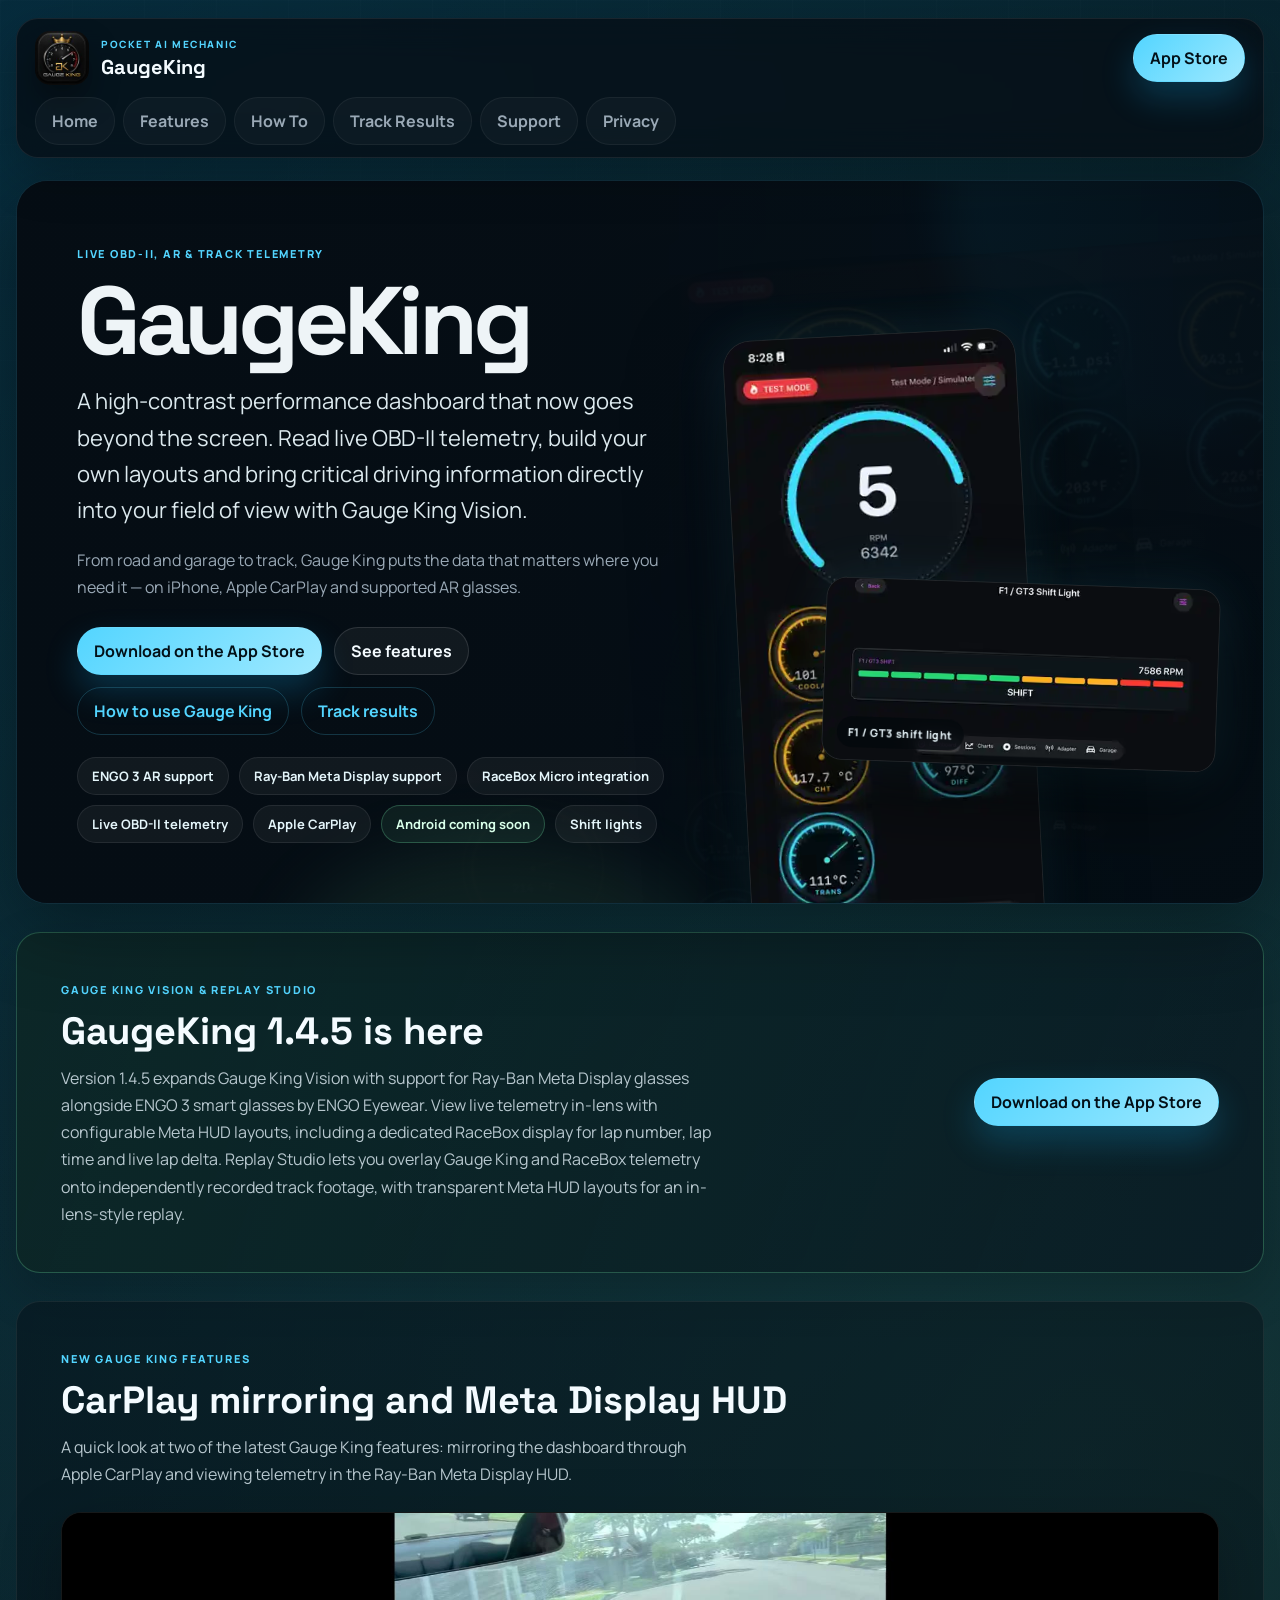
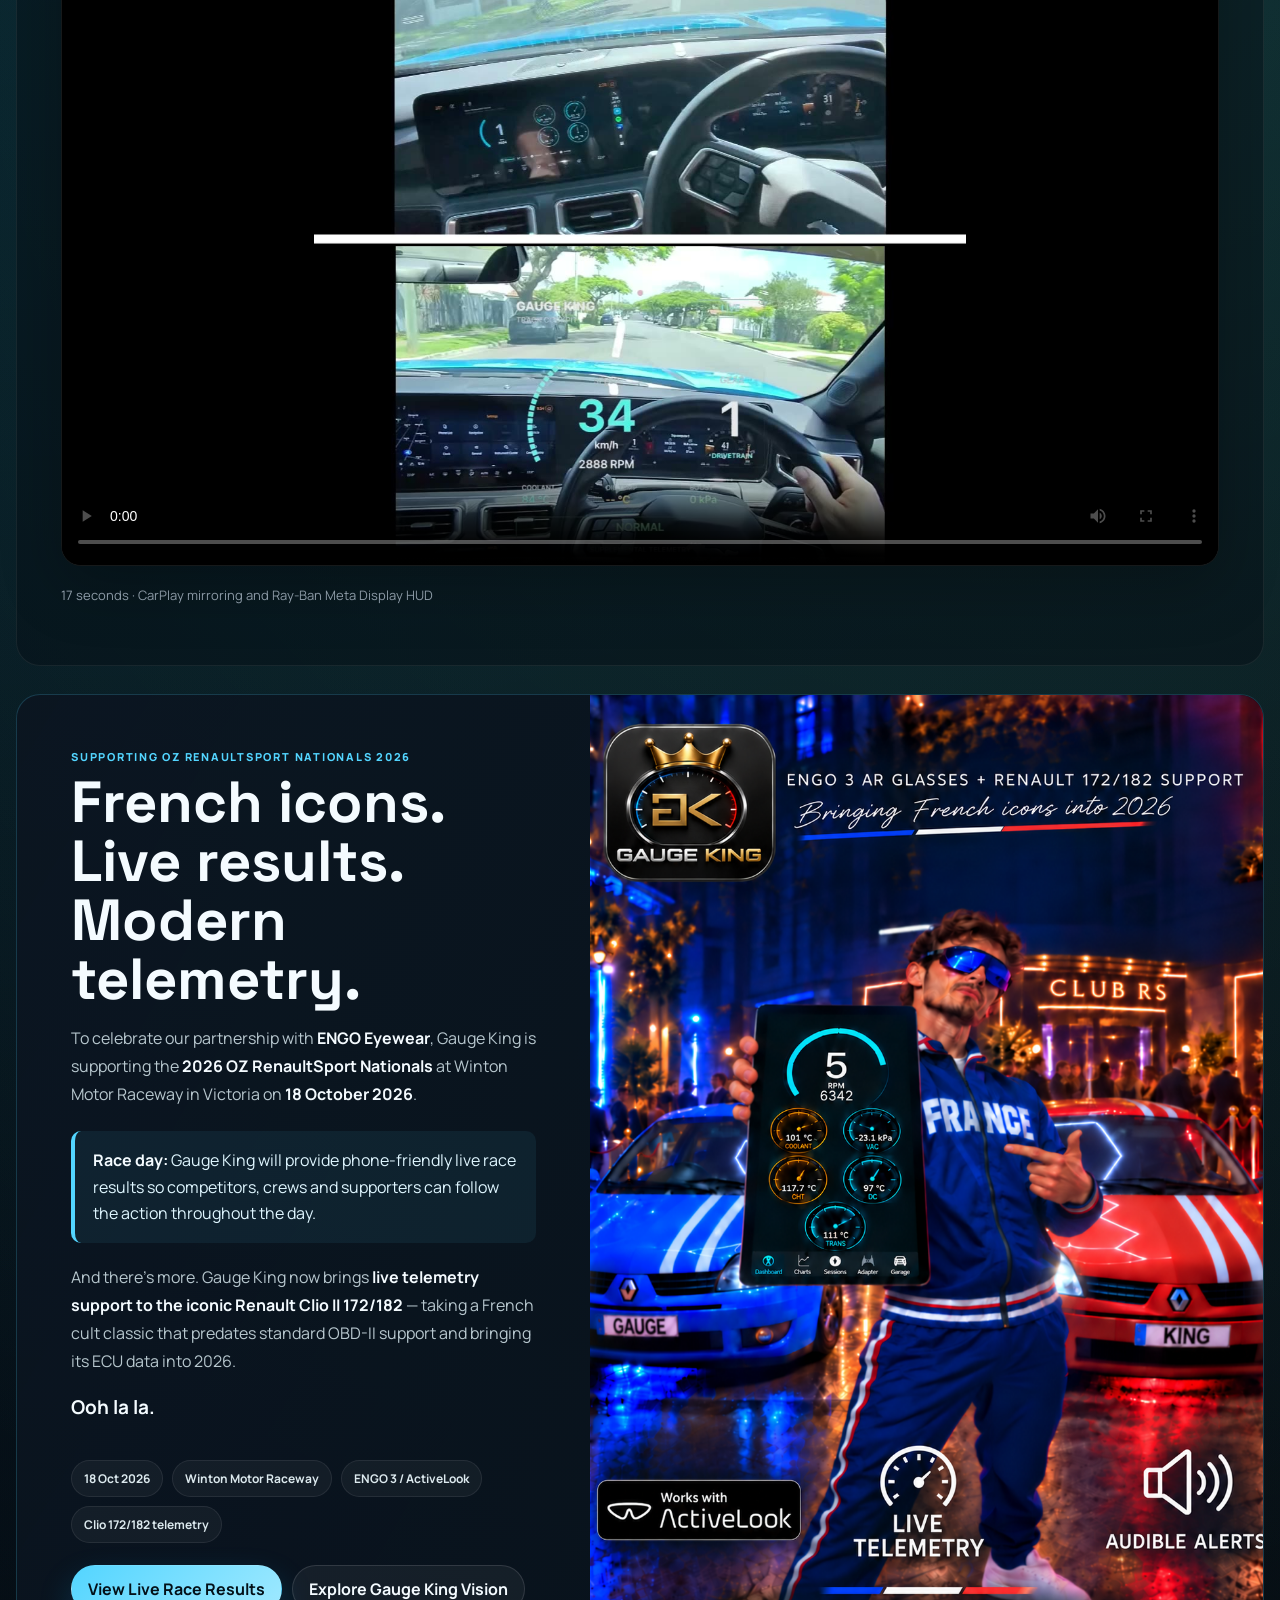
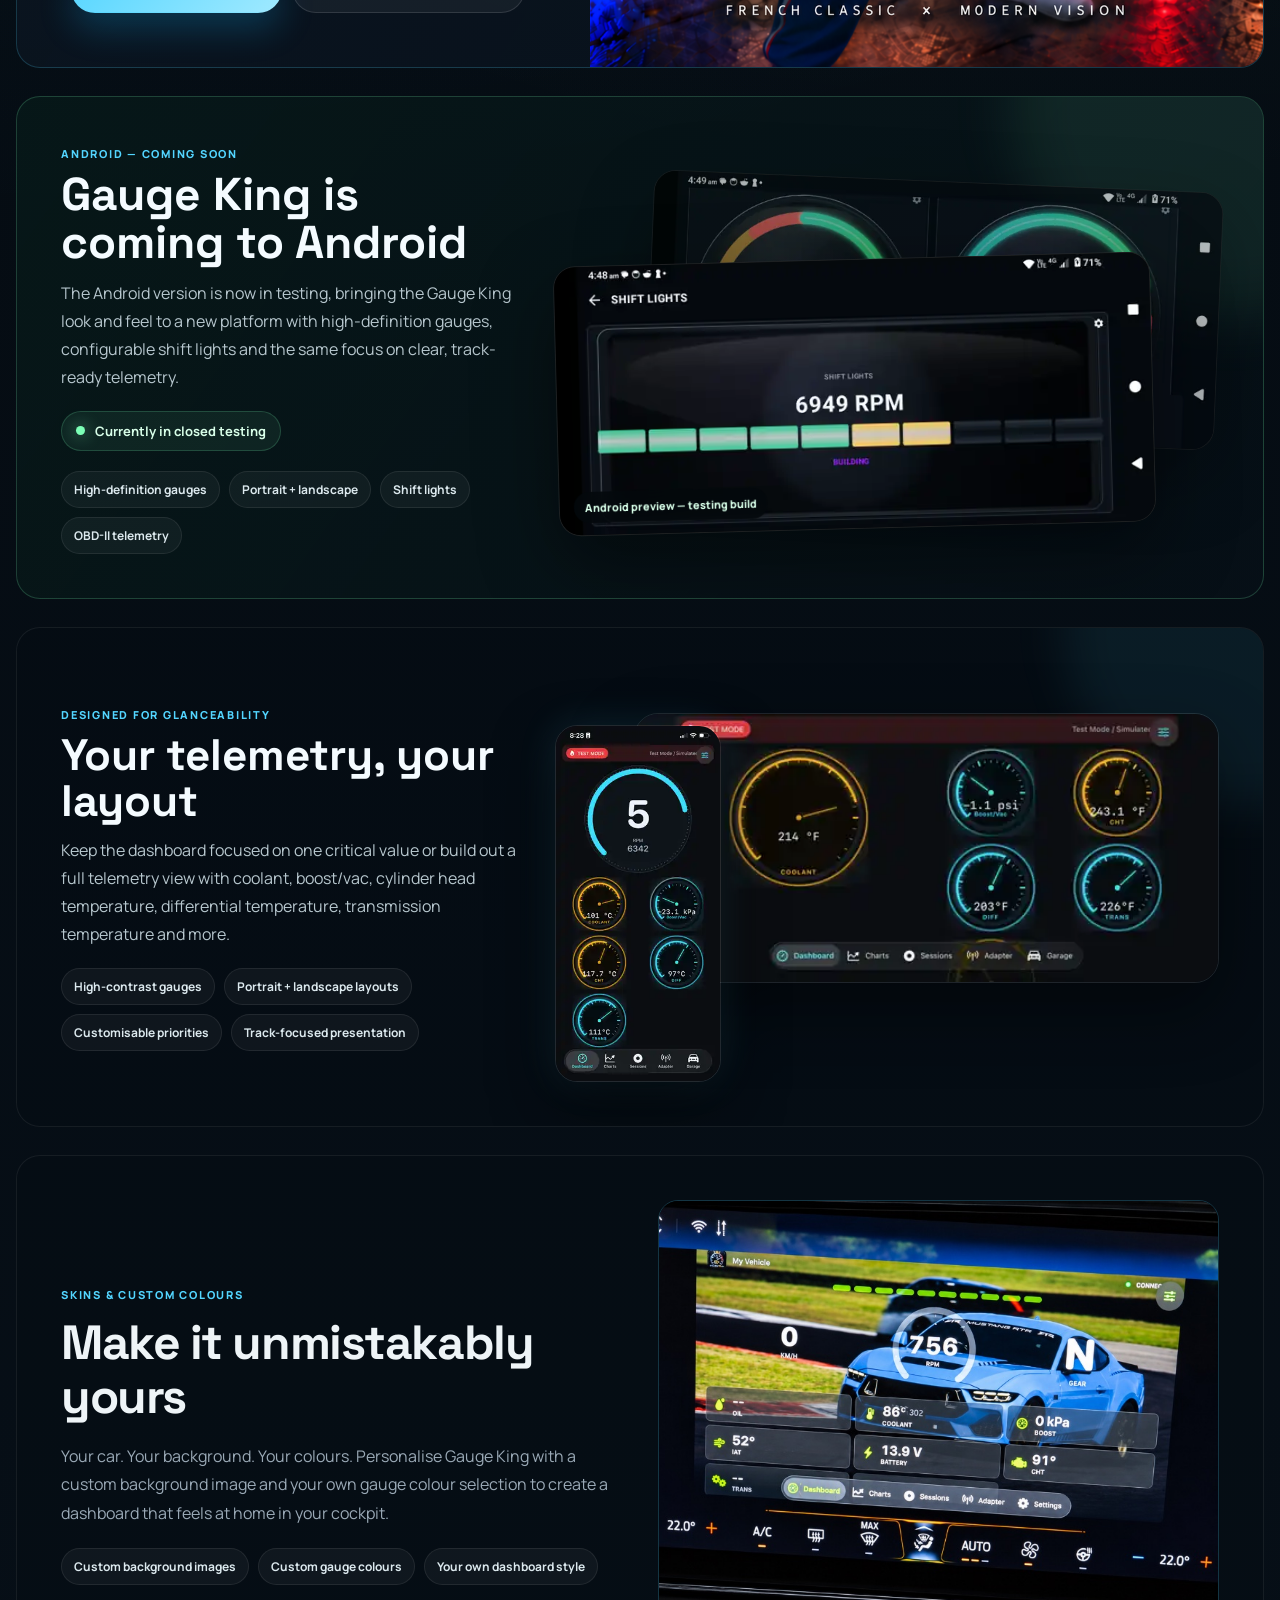
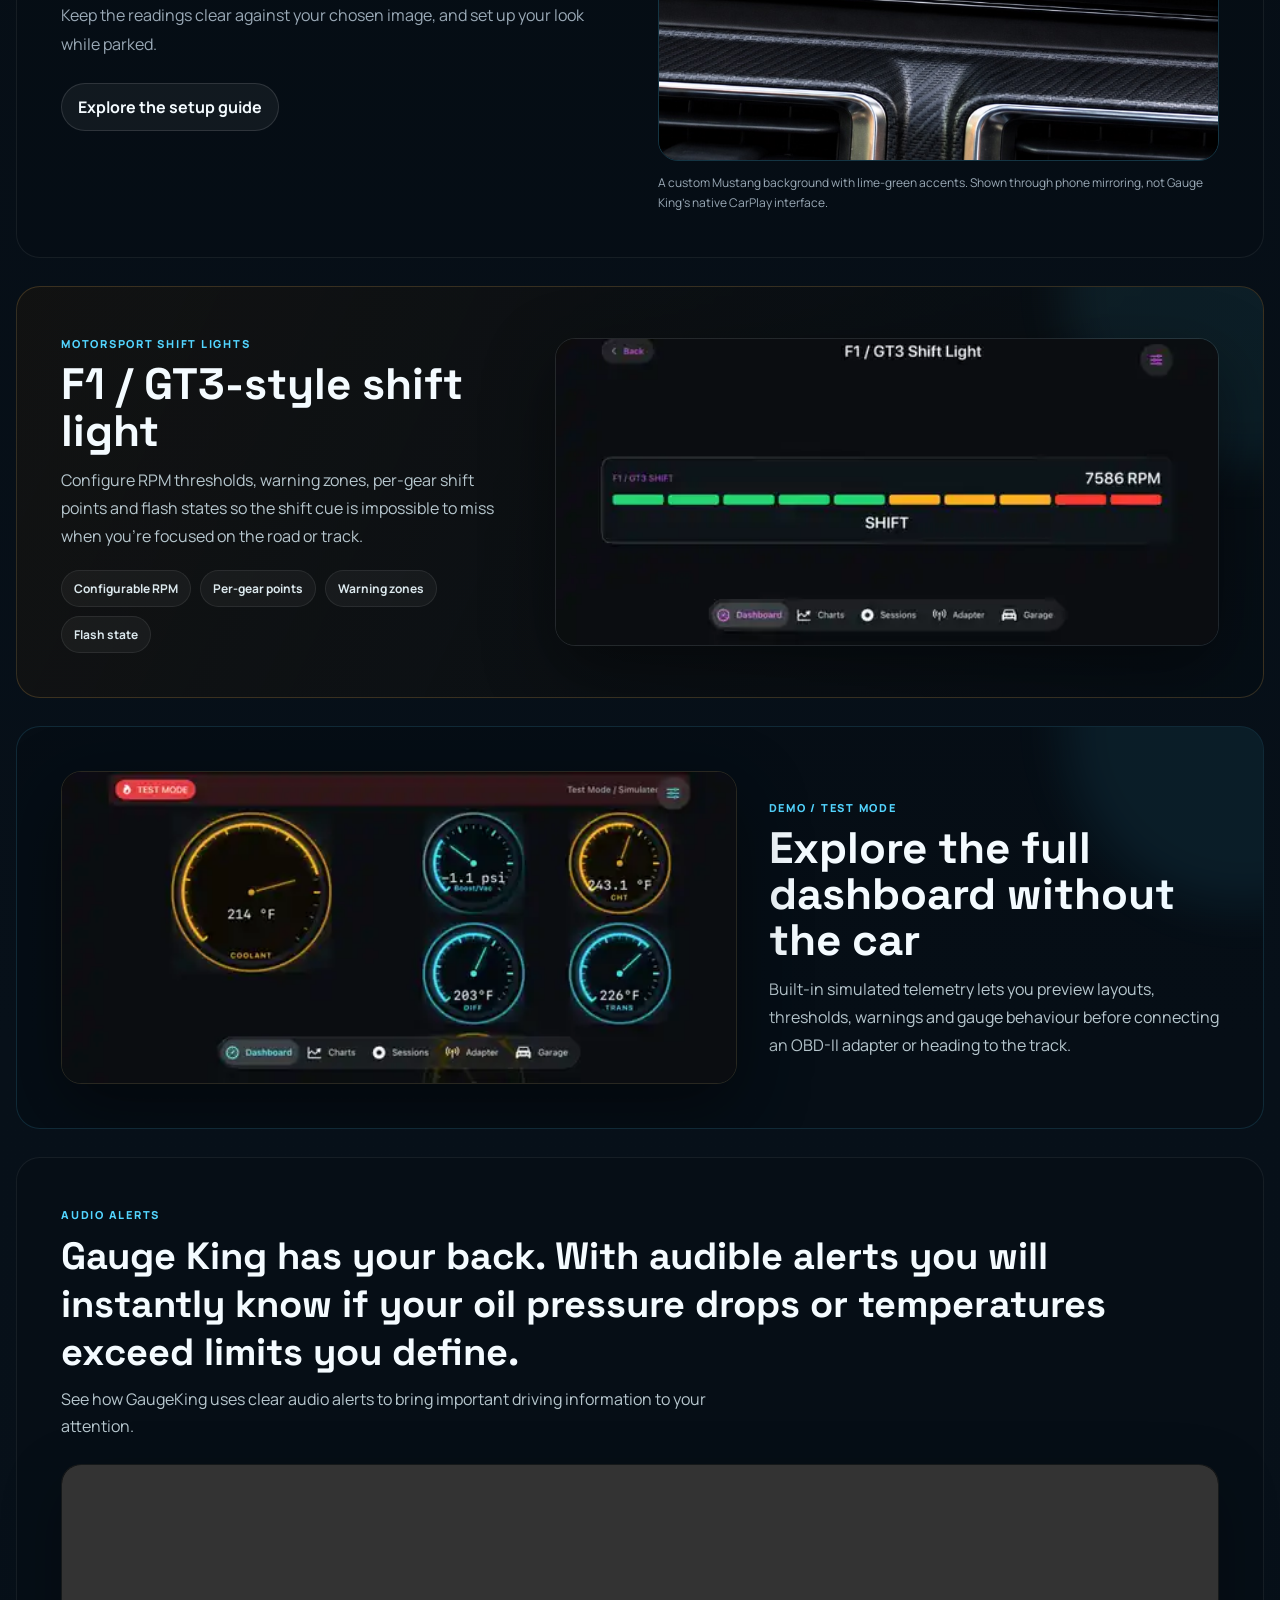
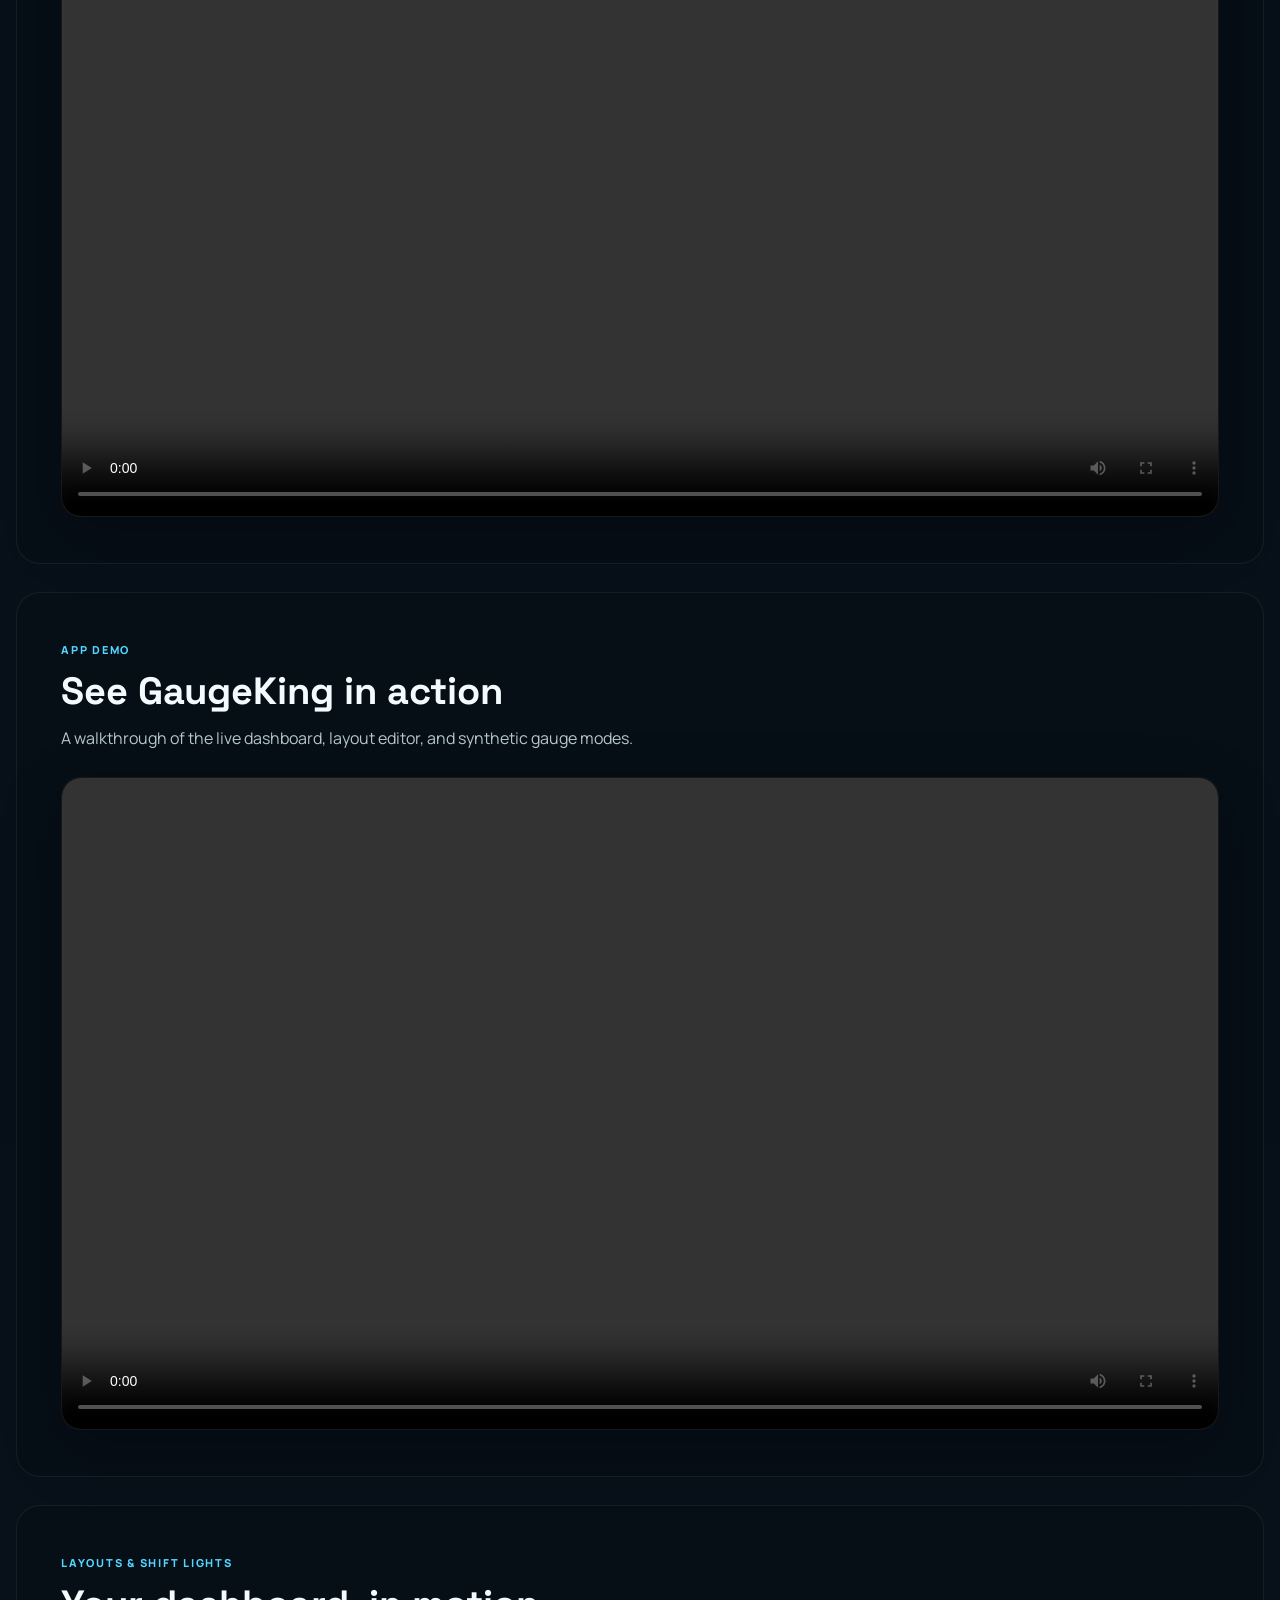
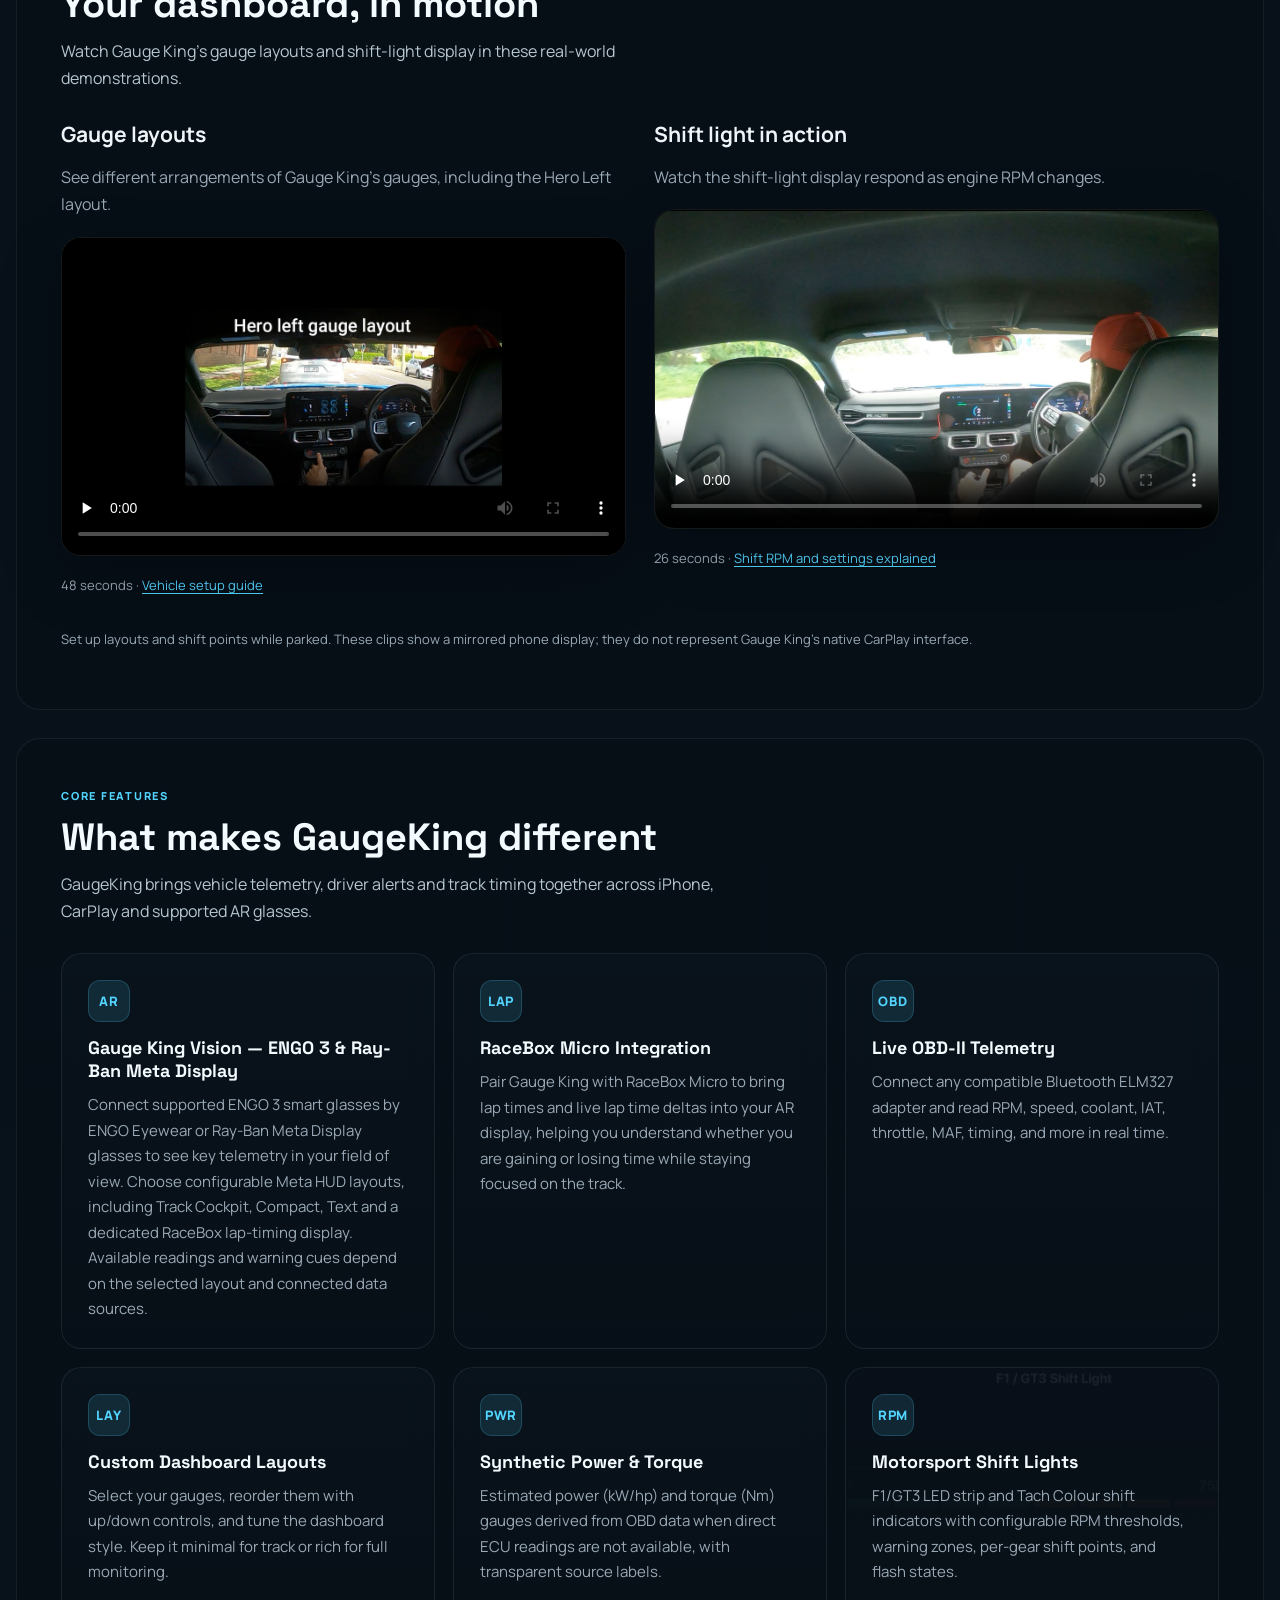
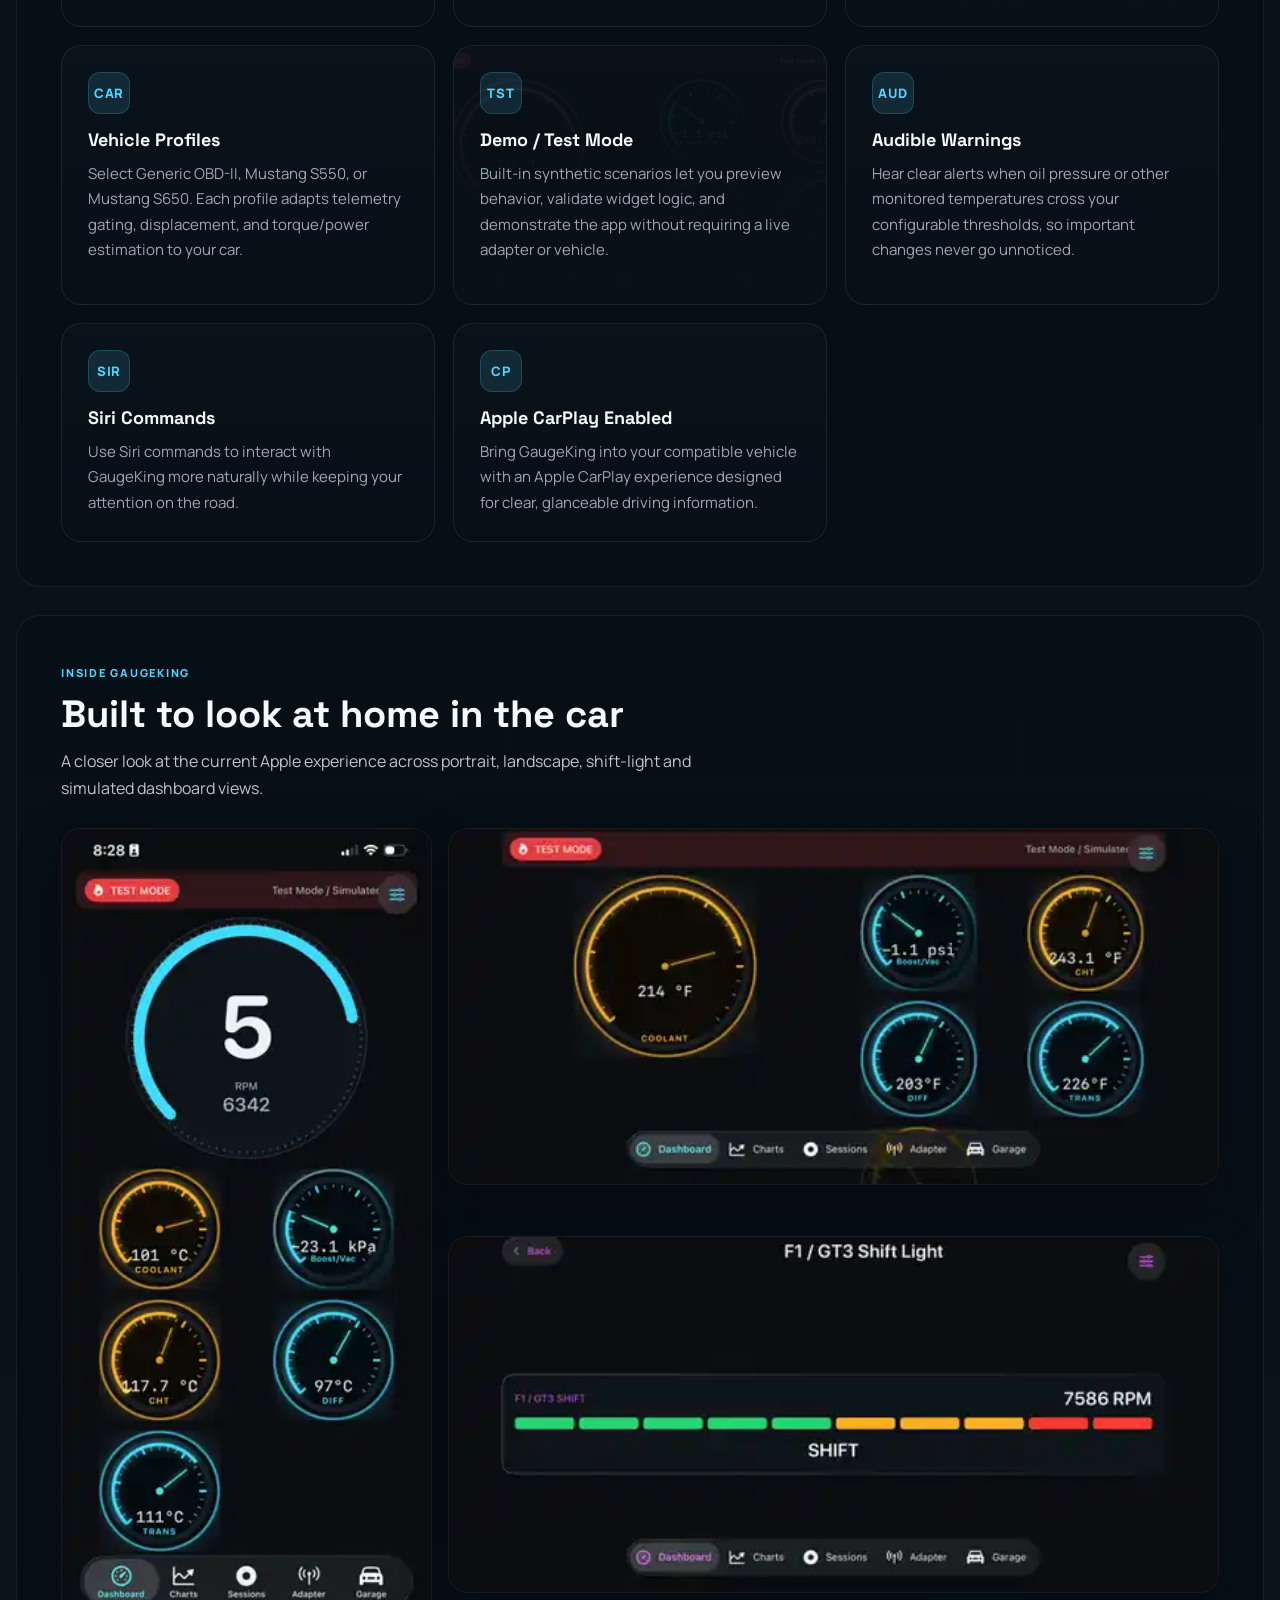
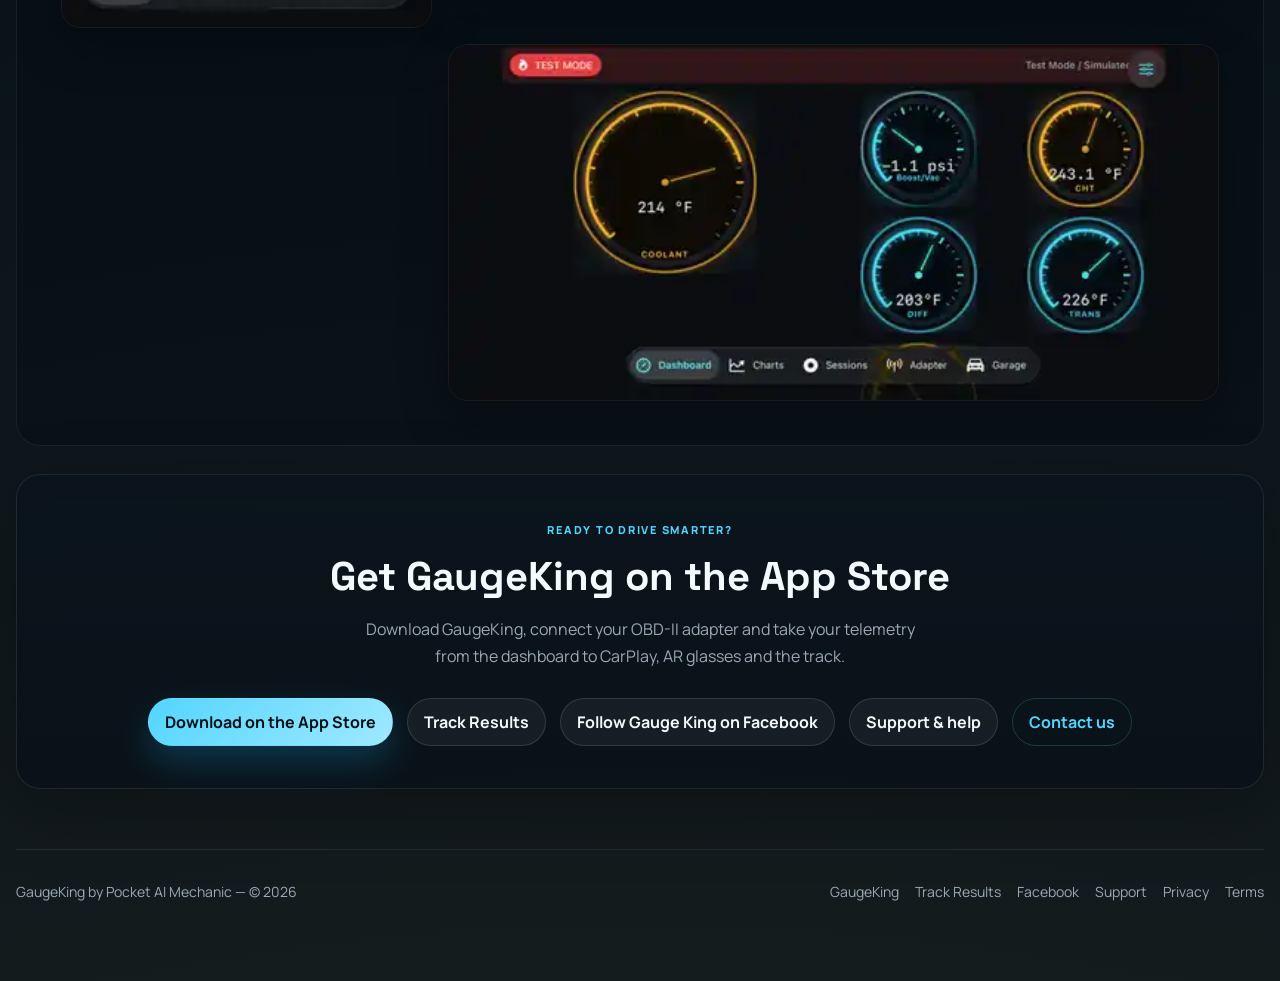
<file: docs/index.html>
<!doctype html>
<html lang="en">
<head>
  <meta charset="UTF-8" />
  <meta name="viewport" content="width=device-width, initial-scale=1.0" />
  <meta name="description" content="GaugeKing 1.4.5 brings Ray-Ban Meta Display and ENGO 3 smart-glasses support, configurable in-lens telemetry, RaceBox Micro lap timing and Replay Studio video overlays alongside live OBD-II telemetry and Apple CarPlay." />
  <meta name="theme-color" content="#04080c" />
  <title>GaugeKing - Live OBD-II, AR & Track Telemetry</title>
  <link rel="icon" type="image/jpeg" href="trackresults/assets/gauge-king-logo.jpg" />
  <link rel="apple-touch-icon" href="trackresults/assets/gauge-king-logo.jpg" />
  <link rel="preconnect" href="https://fonts.googleapis.com" />
  <link rel="preconnect" href="https://fonts.gstatic.com" crossorigin />
  <link rel="stylesheet" href="https://fonts.googleapis.com/css2?family=Manrope:wght@400;500;600;700;800&family=Space+Grotesk:wght@500;700&display=swap" />
  <link rel="stylesheet" href="assets/gaugeking.css?v=20261115-skins" />
</head>
<body class="landing-body">
  <div class="page-shell">
    <header class="site-header" data-header>
      <a class="brand-lockup" href="./" aria-label="Gauge King home">
        <img src="trackresults/assets/gauge-king-logo.jpg" alt="Gauge King logo" />
        <span><span class="brand-kicker">Pocket AI Mechanic</span><span class="brand-name">GaugeKing</span></span>
      </a>
      <nav class="site-nav" aria-label="Primary">
        <a href="./">Home</a><a href="#features">Features</a><a href="how-to/">How To</a><a href="trackresults/">Track Results</a>
        <a href="https://pocketaimechanic.com/support/gaugeking/">Support</a><a href="https://pocketaimechanic.com/privacy/">Privacy</a>
      </nav>
      <a class="button-link primary header-cta" href="https://apps.apple.com/au/app/gauge-king/id6777585502" target="_blank" rel="noopener noreferrer">App Store</a>
    </header>

    <main class="landing-main">
      <section class="landing-hero">
        <div class="hero-bg-shots" aria-hidden="true">
          <img class="hero-shot hero-shot--one" src="assets/screens/gk-dashboard-landscape.webp" alt="" />
          <img class="hero-shot hero-shot--two" src="assets/screens/gk-shift-light.webp" alt="" />
          <img class="hero-shot hero-shot--three" src="assets/screens/gk-dashboard-landscape.webp" alt="" />
        </div>
        <div class="hero-copy" data-reveal>
          <span class="eyebrow">Live OBD-II, AR &amp; track telemetry</span>
          <h1>GaugeKing</h1>
          <p class="hero-lead">A high-contrast performance dashboard that now goes beyond the screen. Read live OBD-II telemetry, build your own layouts and bring critical driving information directly into your field of view with Gauge King Vision.</p>
          <p class="hero-support">From road and garage to track, Gauge King puts the data that matters where you need it — on iPhone, Apple CarPlay and supported AR glasses.</p>
          <div class="hero-actions">
            <a class="button-link primary" href="https://apps.apple.com/au/app/gauge-king/id6777585502" target="_blank" rel="noopener noreferrer">Download on the App Store</a>
            <a class="button-link secondary" href="#features">See features</a><a class="button-link tertiary" href="how-to/">How to use Gauge King</a><a class="button-link tertiary" href="trackresults/">Track results</a>
          </div>
          <div class="gk-hero-badges">
            <span class="gk-badge">ENGO 3 AR support</span><span class="gk-badge">Ray-Ban Meta Display support</span><span class="gk-badge">RaceBox Micro integration</span>
            <span class="gk-badge">Live OBD-II telemetry</span><span class="gk-badge">Apple CarPlay</span><span class="gk-badge gk-badge--android">Android coming soon</span><span class="gk-badge">Shift lights</span>
          </div>
        </div>
        <div class="hero-visual" data-reveal>
          <div class="device-stack">
            <figure class="app-shot app-shot--portrait">
              <img src="assets/screens/gk-dashboard-portrait.webp" alt="Gauge King iPhone dashboard with RPM and temperature gauges" />
              <figcaption>Live telemetry dashboard</figcaption>
            </figure>
            <figure class="app-shot app-shot--mini">
              <img src="assets/screens/gk-shift-light.webp" alt="Gauge King F1 GT3 shift light interface" />
              <figcaption>F1 / GT3 shift light</figcaption>
            </figure>
          </div>
        </div>
      </section>

      <section class="landing-section gk-release-banner" aria-labelledby="release-title">
        <div class="gk-release-copy" data-reveal>
          <span class="section-tag">Gauge King Vision &amp; Replay Studio</span><h2 id="release-title">GaugeKing 1.4.5 is here</h2>
          <p>Version 1.4.5 expands Gauge King Vision with support for Ray-Ban Meta Display glasses alongside ENGO 3 smart glasses by ENGO Eyewear. View live telemetry in-lens with configurable Meta HUD layouts, including a dedicated RaceBox display for lap number, lap time and live lap delta. Replay Studio lets you overlay Gauge King and RaceBox telemetry onto independently recorded track footage, with transparent Meta HUD layouts for an in-lens-style replay.</p>
        </div>
        <a class="button-link primary" href="https://apps.apple.com/au/app/gauge-king/id6777585502" target="_blank" rel="noopener noreferrer">Download on the App Store</a>
      </section>

      <section class="landing-section gk-video-section" id="carplay-meta-demo" aria-labelledby="carplay-meta-demo-title">
        <div class="gk-section-intro" data-reveal>
          <span class="section-tag">New Gauge King features</span>
          <h2 id="carplay-meta-demo-title">CarPlay mirroring and Meta Display HUD</h2>
          <p>A quick look at two of the latest Gauge King features: mirroring the dashboard through Apple CarPlay and viewing telemetry in the Ray-Ban Meta Display HUD.</p>
        </div>
        <div class="gk-video-wrap" data-reveal>
          <video controls playsinline preload="metadata" poster="assets/videos/carplay-meta-hud-poster.jpg" aria-labelledby="carplay-meta-demo-title" aria-describedby="carplay-meta-demo-note">
            <source src="assets/videos/carplay-meta-hud.mp4" type="video/mp4" />
            Your browser does not support embedded video. <a href="assets/videos/carplay-meta-hud.mp4">Watch the CarPlay and Meta Display demo</a>.
          </video>
        </div>
        <p class="gk-demo-note" id="carplay-meta-demo-note">17 seconds &middot; CarPlay mirroring and Ray-Ban Meta Display HUD</p>
      </section>

      <section class="landing-section ozrs-support" id="ozrs-2026" aria-labelledby="ozrs-title">
        <div class="ozrs-copy" data-reveal>
          <span class="section-tag">Supporting OZ RenaultSport Nationals 2026</span>
          <h2 id="ozrs-title">French icons. Live results. Modern telemetry.</h2>
          <p>To celebrate our partnership with <strong>ENGO Eyewear</strong>, Gauge King is supporting the <strong>2026 OZ RenaultSport Nationals</strong> at Winton Motor Raceway in Victoria on <strong>18 October 2026</strong>.</p>
          <div class="ozrs-callout"><strong>Race day:</strong> Gauge King will provide phone-friendly live race results so competitors, crews and supporters can follow the action throughout the day.</div>
          <p>And there’s more. Gauge King now brings <strong>live telemetry support to the iconic Renault Clio II 172/182</strong> — taking a French cult classic that predates standard OBD-II support and bringing its ECU data into 2026.</p>
          <p class="ozrs-ooh"><strong>Ooh la la.</strong></p>
          <div class="feature-pills">
            <span>18 Oct 2026</span><span>Winton Motor Raceway</span><span>ENGO 3 / ActiveLook</span><span>Clio 172/182 telemetry</span>
          </div>
          <div class="ozrs-actions">
            <a class="button-link primary" href="trackresults/">View Live Race Results</a>
            <a class="button-link secondary" href="#features">Explore Gauge King Vision</a>
          </div>
        </div>
        <figure class="ozrs-media" data-reveal>
          <img src="assets/Gauge%20King_%20French%20Racing%20After%20Dark.png" alt="Gauge King French Racing After Dark artwork celebrating ENGO 3 and Renault Clio 172/182 support" />
        </figure>
      </section>

      <section class="landing-section android-coming" id="android" aria-labelledby="android-title">
        <div class="android-copy" data-reveal>
          <span class="section-tag">Android — coming soon</span>
          <h2 id="android-title">Gauge King is coming to Android</h2>
          <p>The Android version is now in testing, bringing the Gauge King look and feel to a new platform with high-definition gauges, configurable shift lights and the same focus on clear, track-ready telemetry.</p>
          <div class="android-status">
            <span class="android-dot" aria-hidden="true"></span>
            <strong>Currently in closed testing</strong>
          </div>
          <div class="feature-pills">
            <span>High-definition gauges</span><span>Portrait + landscape</span><span>Shift lights</span><span>OBD-II telemetry</span>
          </div>
        </div>
        <div class="android-preview" data-reveal>
          <figure class="android-screen android-screen--rear">
            <img src="assets/screens/gk-android-dashboard.webp" alt="Gauge King Android dashboard in landscape orientation" />
          </figure>
          <figure class="android-screen android-screen--front">
            <img src="assets/screens/gk-android-shift.webp" alt="Gauge King Android shift light screen in landscape orientation" />
            <figcaption>Android preview — testing build</figcaption>
          </figure>
        </div>
      </section>

      <section class="landing-section app-showcase" aria-labelledby="dashboards-title">
        <div class="showcase-copy" data-reveal>
          <span class="section-tag">Designed for glanceability</span>
          <h2 id="dashboards-title">Your telemetry, your layout</h2>
          <p>Keep the dashboard focused on one critical value or build out a full telemetry view with coolant, boost/vac, cylinder head temperature, differential temperature, transmission temperature and more.</p>
          <div class="showcase-points">
            <span>High-contrast gauges</span><span>Portrait + landscape layouts</span><span>Customisable priorities</span><span>Track-focused presentation</span>
          </div>
        </div>
        <div class="showcase-media" data-reveal>
          <img class="showcase-wide" src="assets/screens/gk-dashboard-landscape.webp" alt="Gauge King landscape dashboard showing multiple live vehicle gauges" />
          <img class="showcase-phone" src="assets/screens/gk-dashboard-portrait.webp" alt="Gauge King portrait dashboard showing RPM and multiple telemetry gauges" />
        </div>
      </section>

      <section class="landing-section gk-skins-showcase" id="skins" aria-labelledby="skins-title">
        <div class="gk-skins-copy" data-reveal>
          <span class="section-tag">Skins &amp; custom colours</span>
          <h2 id="skins-title">Make it unmistakably yours</h2>
          <p>Your car. Your background. Your colours. Personalise Gauge King with a custom background image and your own gauge colour selection to create a dashboard that feels at home in your cockpit.</p>
          <div class="feature-pills"><span>Custom background images</span><span>Custom gauge colours</span><span>Your own dashboard style</span></div>
          <p>Keep the readings clear against your chosen image, and set up your look while parked.</p>
          <a class="button-link secondary" href="how-to/#vehicle">Explore the setup guide</a>
        </div>
        <figure class="gk-skins-media" data-reveal>
          <a href="assets/screens/gk-custom-skin-mustang.jpg" aria-label="View larger image of Gauge King's custom Mustang skin">
            <img src="assets/screens/gk-custom-skin-mustang.jpg" alt="Gauge King dashboard with a blue Mustang photo background, bright lime-green accents and translucent telemetry cards on a vehicle display" width="768" height="768" loading="lazy" decoding="async" />
          </a>
          <figcaption>A custom Mustang background with lime-green accents. Shown through phone mirroring, not Gauge King's native CarPlay interface.</figcaption>
        </figure>
      </section>

      <section class="landing-section feature-visual feature-visual--shift" id="shift-light" aria-labelledby="shift-title">
        <div class="feature-visual-copy" data-reveal>
          <span class="section-tag">Motorsport shift lights</span>
          <h2 id="shift-title">F1 / GT3-style shift light</h2>
          <p>Configure RPM thresholds, warning zones, per-gear shift points and flash states so the shift cue is impossible to miss when you're focused on the road or track.</p>
          <div class="feature-pills"><span>Configurable RPM</span><span>Per-gear points</span><span>Warning zones</span><span>Flash state</span></div>
        </div>
        <figure class="feature-screen" data-reveal>
          <img src="assets/screens/gk-shift-light.webp" alt="Gauge King F1 GT3 style shift light showing green amber and red RPM indicators" />
        </figure>
      </section>

      <section class="landing-section feature-visual feature-visual--test" id="test-mode" aria-labelledby="test-title">
        <figure class="feature-screen feature-screen--large" data-reveal>
          <img src="assets/screens/gk-dashboard-landscape.webp" alt="Gauge King test mode dashboard with RPM shift, speed, coolant, IAT and throttle gauges" />
        </figure>
        <div class="feature-visual-copy" data-reveal>
          <span class="section-tag">Demo / Test Mode</span>
          <h2 id="test-title">Explore the full dashboard without the car</h2>
          <p>Built-in simulated telemetry lets you preview layouts, thresholds, warnings and gauge behaviour before connecting an OBD-II adapter or heading to the track.</p>
        </div>
      </section>

      <section class="landing-section gk-video-section" id="audio-alerts" aria-labelledby="audio-alerts-title">
        <div class="gk-section-intro" data-reveal>
          <span class="section-tag">Audio alerts</span>
          <h2 id="audio-alerts-title">Gauge King has your back. With audible alerts you will instantly know if your oil pressure drops or temperatures exceed limits you define.</h2>
          <p>See how GaugeKing uses clear audio alerts to bring important driving information to your attention.</p>
        </div>
        <div class="gk-video-wrap" data-reveal><video controls playsinline preload="metadata" aria-label="GaugeKing audio alerts video"><source src="https://pocketaimechanic.com/media/GaugeKingAudioAlerts.mp4" type="video/mp4" />Your browser does not support the video tag.</video></div>
      </section>

      <section class="landing-section gk-video-section" id="demo" aria-labelledby="demo-title">
        <div class="gk-section-intro" data-reveal><span class="section-tag">App demo</span><h2 id="demo-title">See GaugeKing in action</h2><p>A walkthrough of the live dashboard, layout editor, and synthetic gauge modes.</p></div>
        <div class="gk-video-wrap" data-reveal><video controls playsinline preload="metadata" aria-label="GaugeKing demo video"><source src="https://pocketaimechanic.com/media/GaugeKingPreview.mp4" type="video/mp4" />Your browser does not support the video tag.</video></div>
      </section>

      <section class="landing-section gk-video-section" id="dashboard-videos" aria-labelledby="dashboard-videos-title">
        <div class="gk-section-intro" data-reveal>
          <span class="section-tag">Layouts &amp; shift lights</span>
          <h2 id="dashboard-videos-title">Your dashboard, in motion</h2>
          <p>Watch Gauge King's gauge layouts and shift-light display in these real-world demonstrations.</p>
        </div>
        <div class="gk-demo-videos">
          <article data-reveal>
            <h3 id="layouts-video-title">Gauge layouts</h3>
            <p>See different arrangements of Gauge King's gauges, including the Hero Left layout.</p>
            <div class="gk-video-wrap">
              <video controls playsinline preload="none" poster="assets/videos/gauge-layouts-poster.jpg" aria-labelledby="layouts-video-title" aria-describedby="layouts-video-note">
                <source src="assets/videos/gauge-layouts.mp4" type="video/mp4" />
                Your browser does not support embedded video. <a href="assets/videos/gauge-layouts.mp4">Watch the gauge layouts video</a>.
              </video>
            </div>
            <p class="gk-demo-note" id="layouts-video-note">48 seconds &middot; <a href="how-to/#vehicle">Vehicle setup guide</a></p>
          </article>
          <article data-reveal>
            <h3 id="shift-video-title">Shift light in action</h3>
            <p>Watch the shift-light display respond as engine RPM changes.</p>
            <div class="gk-video-wrap">
              <video controls playsinline preload="none" poster="assets/videos/shift-light-poster.jpg" aria-labelledby="shift-video-title" aria-describedby="shift-video-note">
                <source src="assets/videos/shift-light.mp4" type="video/mp4" />
                Your browser does not support embedded video. <a href="assets/videos/shift-light.mp4">Watch the shift-light video</a>.
              </video>
            </div>
            <p class="gk-demo-note" id="shift-video-note">26 seconds &middot; <a href="how-to/#vehicle">Shift RPM and settings explained</a></p>
          </article>
        </div>
        <p class="gk-demo-note">Set up layouts and shift points while parked. These clips show a mirrored phone display; they do not represent Gauge King's native CarPlay interface.</p>
      </section>

      <section class="landing-section" id="features" aria-labelledby="features-title">
        <div class="gk-section-intro" data-reveal><span class="section-tag">Core features</span><h2 id="features-title">What makes GaugeKing different</h2><p>GaugeKing brings vehicle telemetry, driver alerts and track timing together across iPhone, CarPlay and supported AR glasses.</p></div>
        <div class="gk-feature-grid">
          <article class="gk-feature-card" data-reveal><span class="feature-icon">AR</span><h3>Gauge King Vision — ENGO 3 &amp; Ray-Ban Meta Display</h3><p>Connect supported ENGO 3 smart glasses by ENGO Eyewear or Ray-Ban Meta Display glasses to see key telemetry in your field of view. Choose configurable Meta HUD layouts, including Track Cockpit, Compact, Text and a dedicated RaceBox lap-timing display. Available readings and warning cues depend on the selected layout and connected data sources.</p></article>
          <article class="gk-feature-card" data-reveal><span class="feature-icon">LAP</span><h3>RaceBox Micro Integration</h3><p>Pair Gauge King with RaceBox Micro to bring lap times and live lap time deltas into your AR display, helping you understand whether you are gaining or losing time while staying focused on the track.</p></article>
          <article class="gk-feature-card" data-reveal><span class="feature-icon">OBD</span><h3>Live OBD-II Telemetry</h3><p>Connect any compatible Bluetooth ELM327 adapter and read RPM, speed, coolant, IAT, throttle, MAF, timing, and more in real time.</p></article>
          <article class="gk-feature-card" data-reveal><span class="feature-icon">LAY</span><h3>Custom Dashboard Layouts</h3><p>Select your gauges, reorder them with up/down controls, and tune the dashboard style. Keep it minimal for track or rich for full monitoring.</p></article>
          <article class="gk-feature-card" data-reveal><span class="feature-icon">PWR</span><h3>Synthetic Power &amp; Torque</h3><p>Estimated power (kW/hp) and torque (Nm) gauges derived from OBD data when direct ECU readings are not available, with transparent source labels.</p></article>
          <article class="gk-feature-card gk-feature-card--image" data-reveal><div class="feature-card-image" style="background-image:url('assets/screens/gk-shift-light.webp')"></div><span class="feature-icon">RPM</span><h3>Motorsport Shift Lights</h3><p>F1/GT3 LED strip and Tach Colour shift indicators with configurable RPM thresholds, warning zones, per-gear shift points, and flash states.</p></article>
          <article class="gk-feature-card" data-reveal><span class="feature-icon">CAR</span><h3>Vehicle Profiles</h3><p>Select Generic OBD-II, Mustang S550, or Mustang S650. Each profile adapts telemetry gating, displacement, and torque/power estimation to your car.</p></article>
          <article class="gk-feature-card gk-feature-card--image" data-reveal><div class="feature-card-image" style="background-image:url('assets/screens/gk-dashboard-landscape.webp')"></div><span class="feature-icon">TST</span><h3>Demo / Test Mode</h3><p>Built-in synthetic scenarios let you preview behavior, validate widget logic, and demonstrate the app without requiring a live adapter or vehicle.</p></article>
          <article class="gk-feature-card" data-reveal><span class="feature-icon">AUD</span><h3>Audible Warnings</h3><p>Hear clear alerts when oil pressure or other monitored temperatures cross your configurable thresholds, so important changes never go unnoticed.</p></article>
          <article class="gk-feature-card" data-reveal><span class="feature-icon">SIR</span><h3>Siri Commands</h3><p>Use Siri commands to interact with GaugeKing more naturally while keeping your attention on the road.</p></article>
          <article class="gk-feature-card" data-reveal><span class="feature-icon">CP</span><h3>Apple CarPlay Enabled</h3><p>Bring GaugeKing into your compatible vehicle with an Apple CarPlay experience designed for clear, glanceable driving information.</p></article>
        </div>
      </section>

      <section class="landing-section screenshot-gallery" aria-labelledby="gallery-title">
        <div class="gk-section-intro" data-reveal><span class="section-tag">Inside GaugeKing</span><h2 id="gallery-title">Built to look at home in the car</h2><p>A closer look at the current Apple experience across portrait, landscape, shift-light and simulated dashboard views.</p></div>
        <div class="gallery-grid" data-reveal>
          <img src="assets/screens/gk-dashboard-portrait.webp" alt="Gauge King portrait dashboard" />
          <img src="assets/screens/gk-dashboard-landscape.webp" alt="Gauge King landscape dashboard" />
          <img src="assets/screens/gk-shift-light.webp" alt="Gauge King shift light screen" />
          <img src="assets/screens/gk-dashboard-landscape.webp" alt="Gauge King test mode screen" />
        </div>
      </section>

      <section class="final-cta" aria-labelledby="cta-title">
        <div class="glass-panel"><span class="section-tag">Ready to drive smarter?</span><h2 id="cta-title" style="margin:12px 0 14px;color:#f4fbff;font-family:'Space Grotesk',sans-serif;font-size:clamp(26px,3.5vw,40px);">Get GaugeKing on the App Store</h2><p style="color:#9aa9b6;max-width:58ch;margin:0 auto 28px;line-height:1.7;">Download GaugeKing, connect your OBD-II adapter and take your telemetry from the dashboard to CarPlay, AR glasses and the track.</p>
          <div style="display:flex;gap:14px;justify-content:center;flex-wrap:wrap;"><a class="button-link primary" href="https://apps.apple.com/au/app/gauge-king/id6777585502" target="_blank" rel="noopener noreferrer">Download on the App Store</a><a class="button-link secondary" href="trackresults/">Track Results</a><a class="button-link secondary" href="https://www.facebook.com/profile.php?id=61577558039620" target="_blank" rel="noopener noreferrer">Follow Gauge King on Facebook</a><a class="button-link secondary" href="https://pocketaimechanic.com/support/gaugeking/">Support &amp; help</a><a class="button-link tertiary" href="mailto:support@pocketaimechanic.com?subject=GaugeKing">Contact us</a></div>
        </div>
      </section>
    </main>
    <footer class="landing-footer"><p>GaugeKing by Pocket AI Mechanic &mdash; &copy; 2026</p><div class="footer-links"><a href="./">GaugeKing</a><a href="trackresults/">Track Results</a><a href="https://www.facebook.com/profile.php?id=61577558039620" target="_blank" rel="noopener noreferrer">Facebook</a><a href="https://pocketaimechanic.com/support/gaugeking/">Support</a><a href="https://pocketaimechanic.com/privacy/">Privacy</a><a href="https://pocketaimechanic.com/terms/">Terms</a></div></footer>
  </div>
  <script>
    const header=document.querySelector('[data-header]');const updateHeader=()=>header?.classList.toggle('is-scrolled',window.scrollY>8);updateHeader();window.addEventListener('scroll',updateHeader,{passive:true});
    const reveal=[...document.querySelectorAll('[data-reveal]')];if('IntersectionObserver' in window){const io=new IntersectionObserver(entries=>{entries.forEach(entry=>{if(entry.isIntersecting){entry.target.classList.add('is-visible');io.unobserve(entry.target)}})},{threshold:.08});reveal.forEach(el=>io.observe(el));}else{reveal.forEach(el=>el.classList.add('is-visible'));}
  </script>
</body>
</html>
</file>
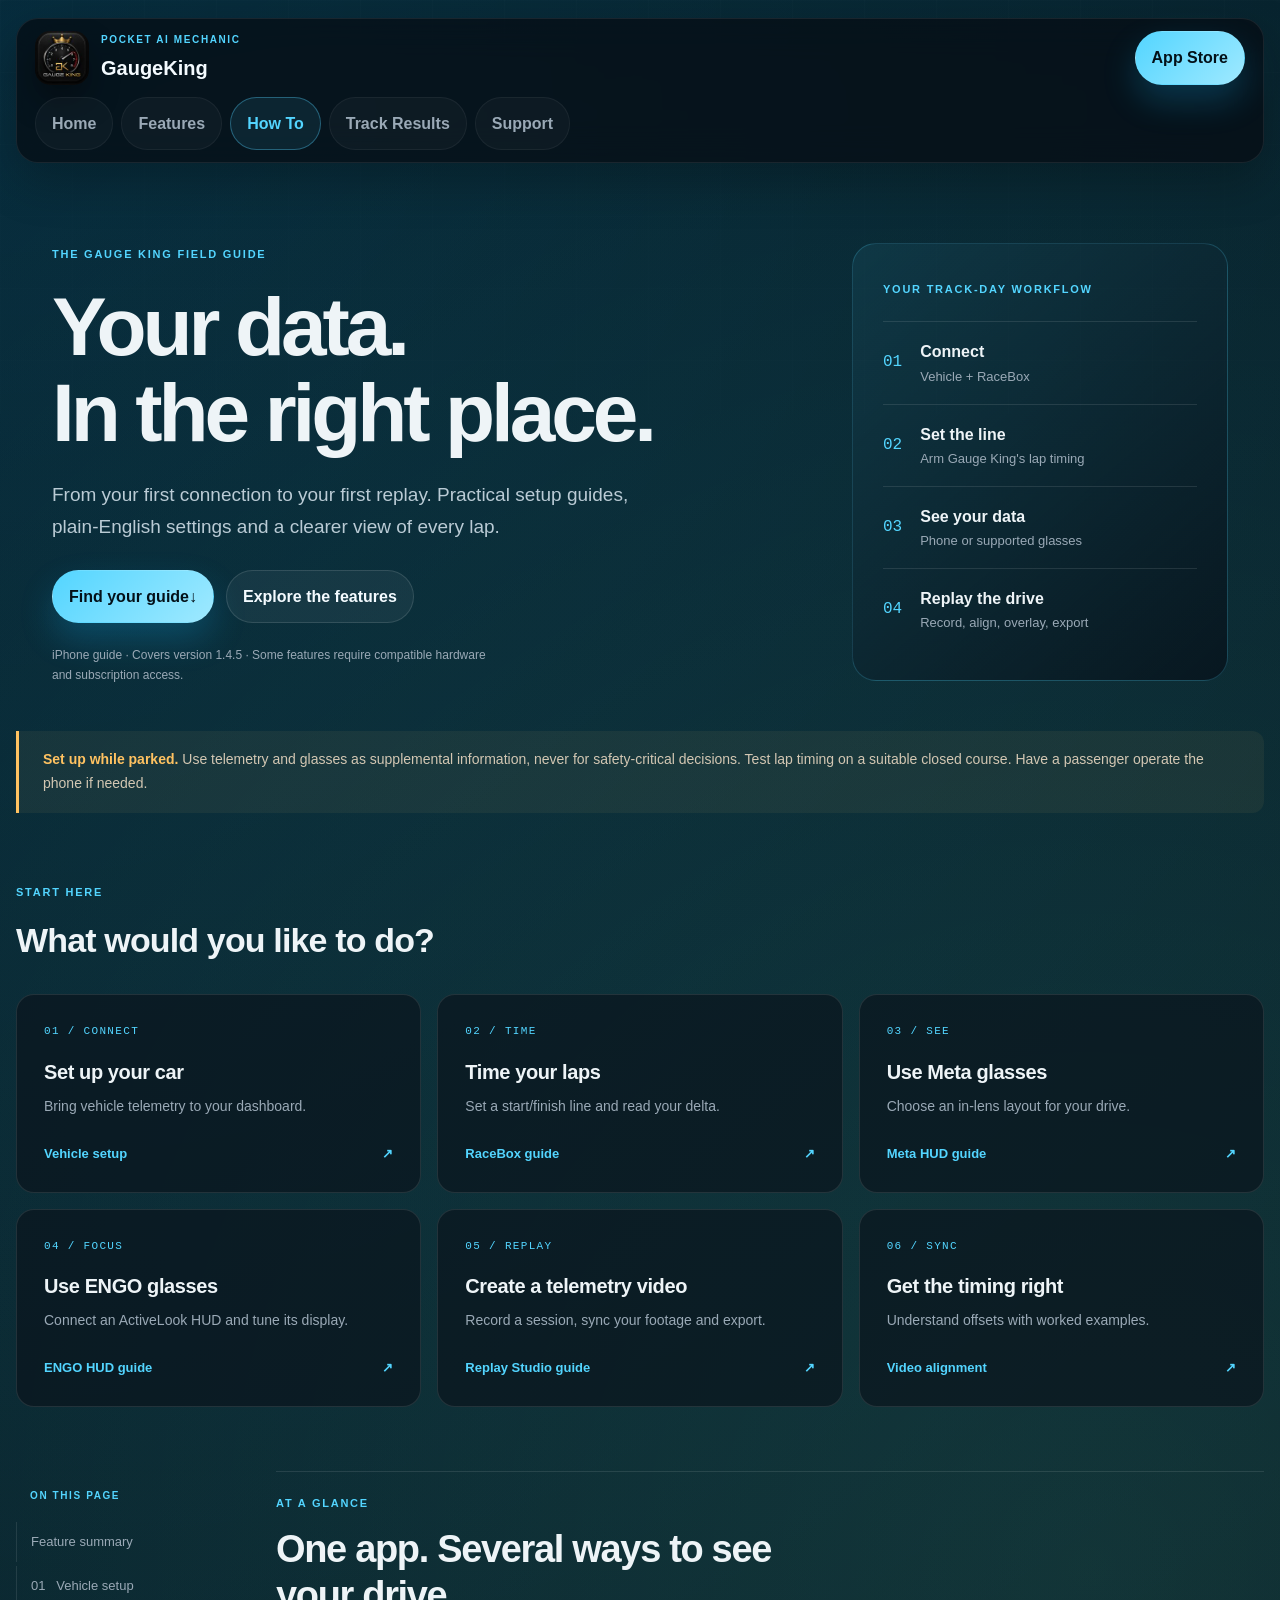
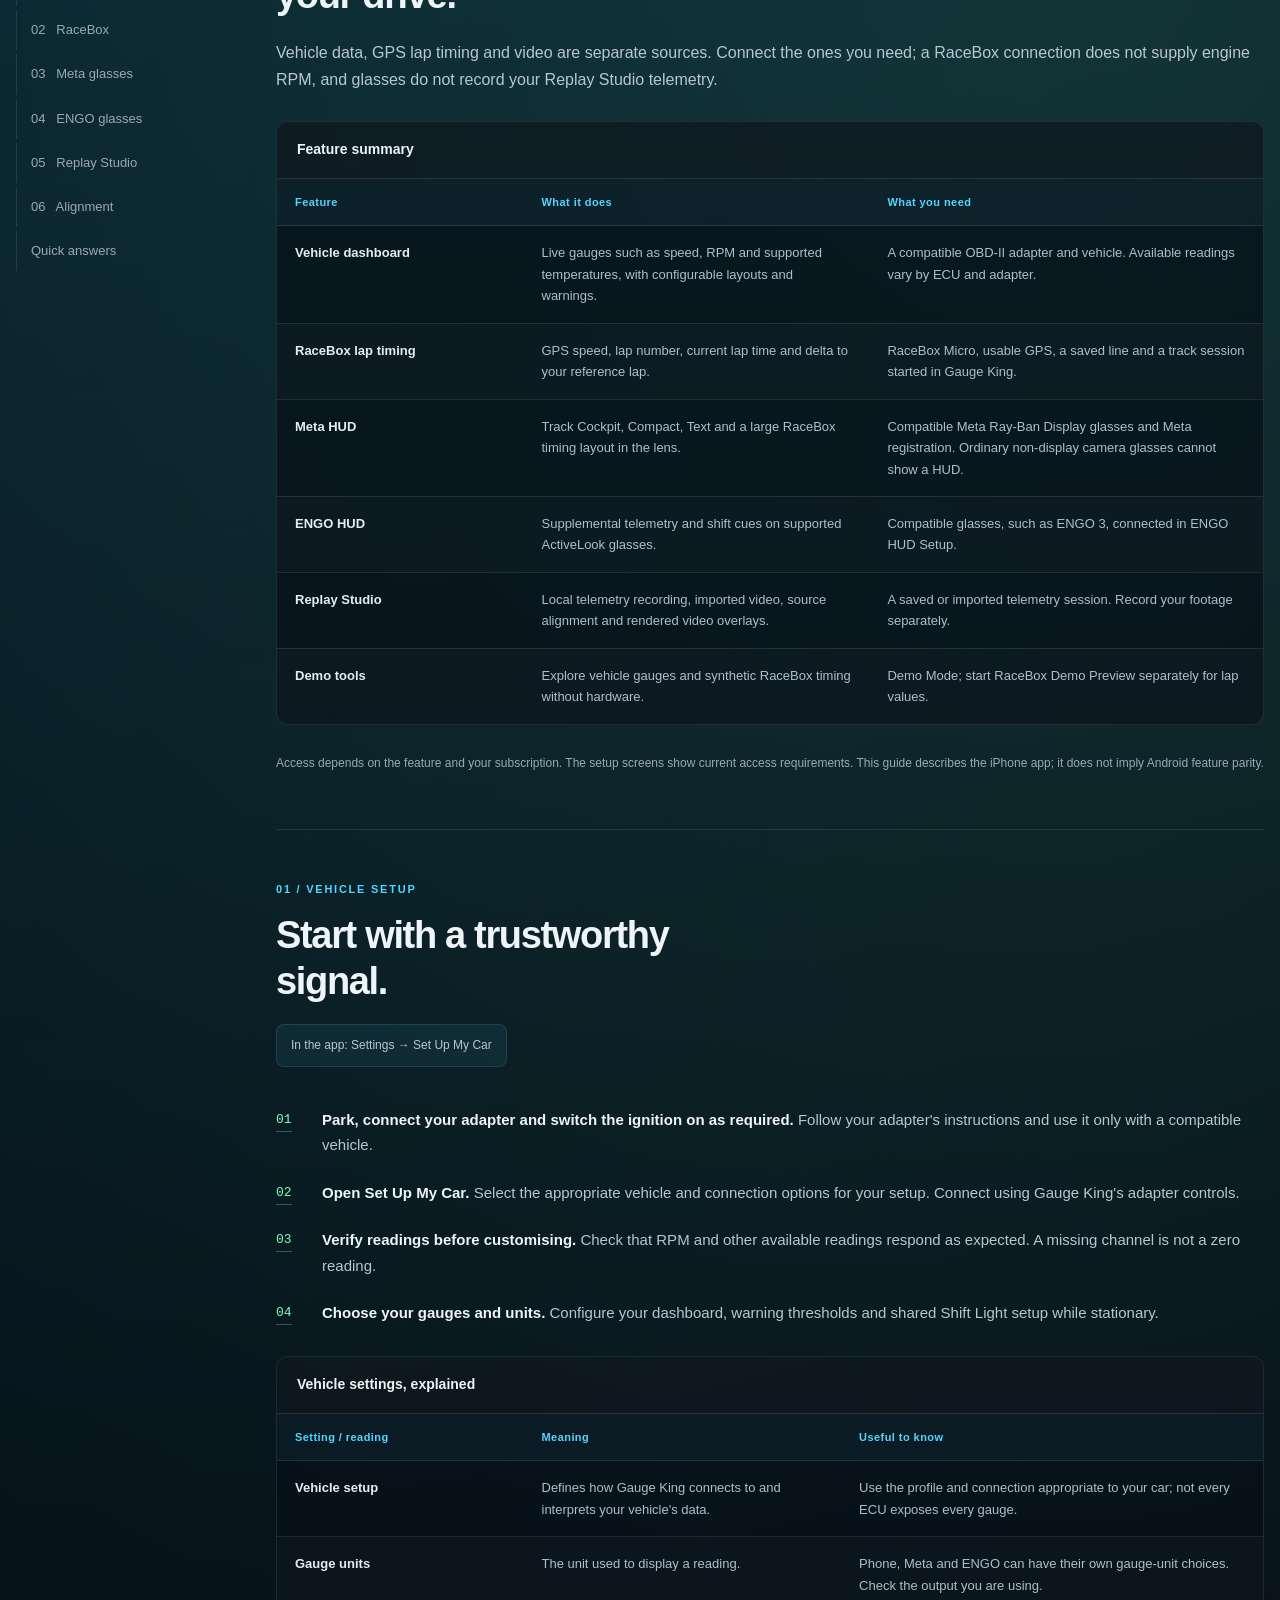
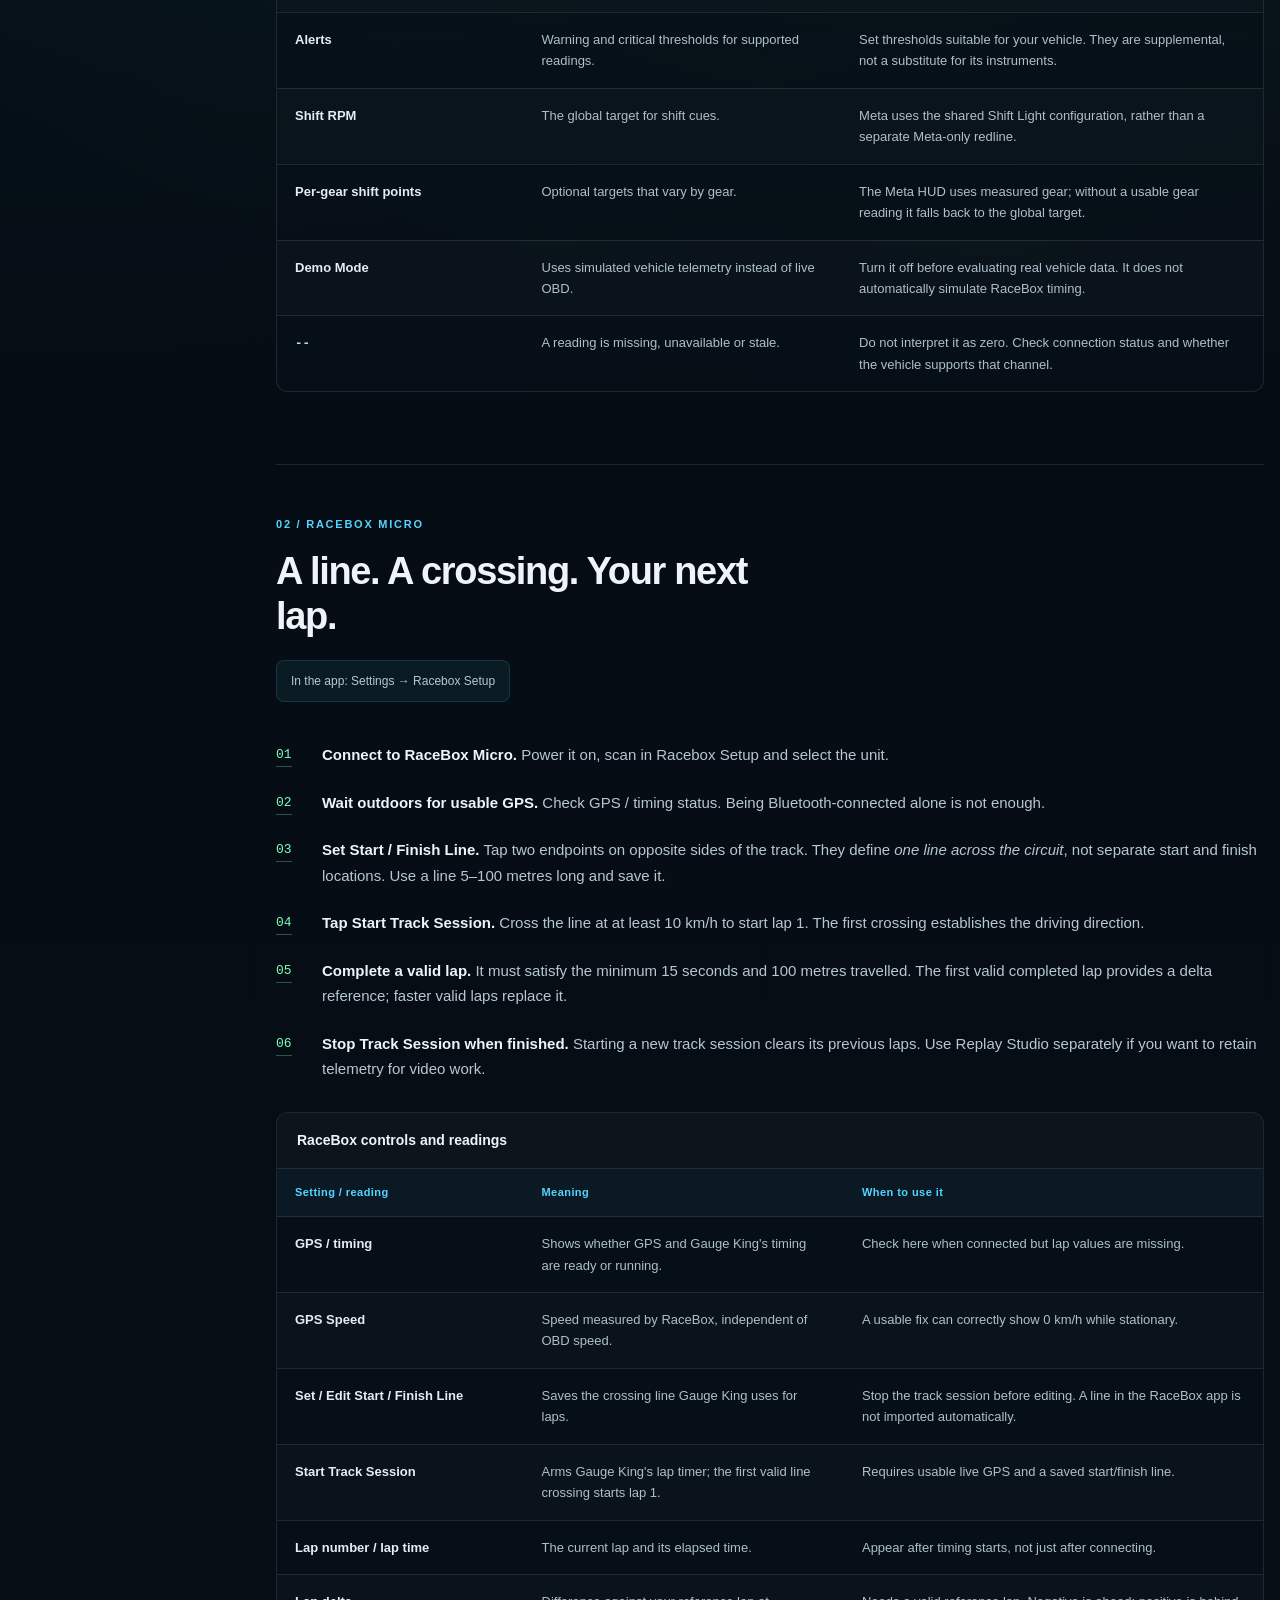
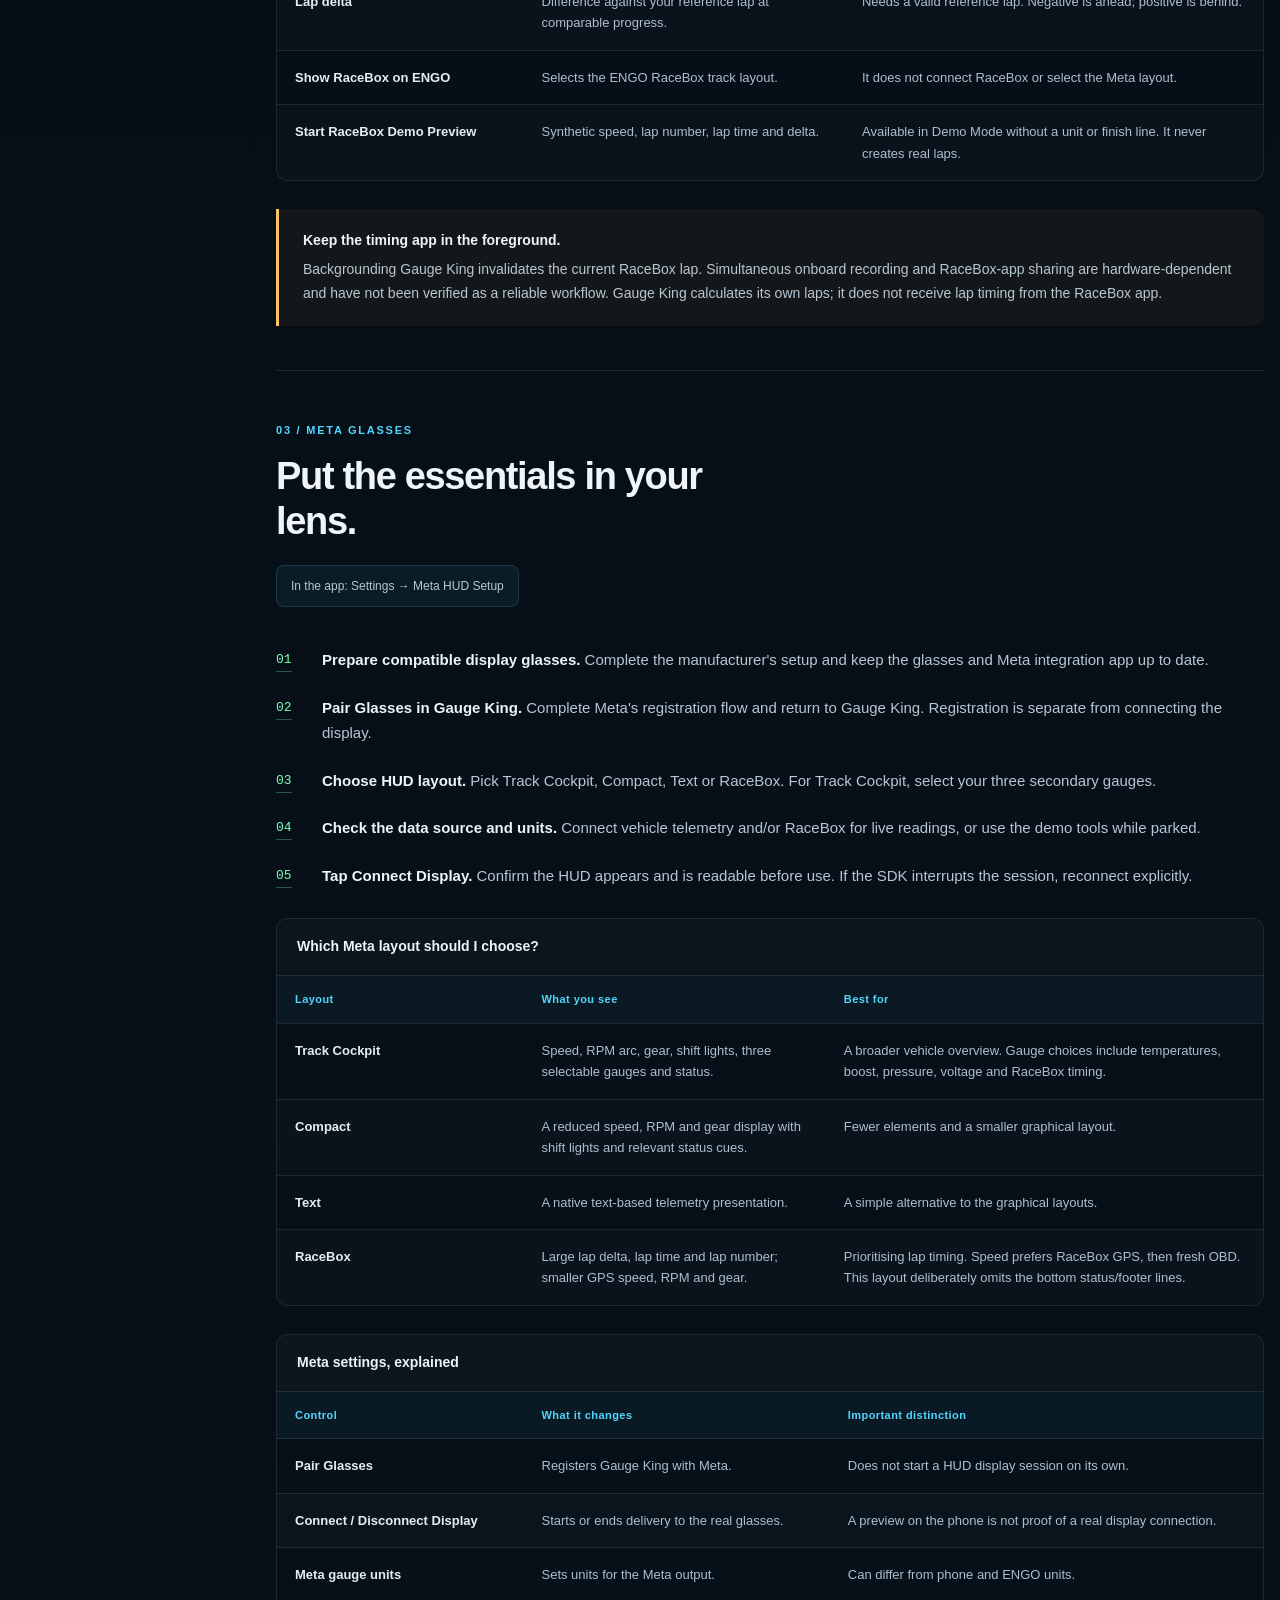
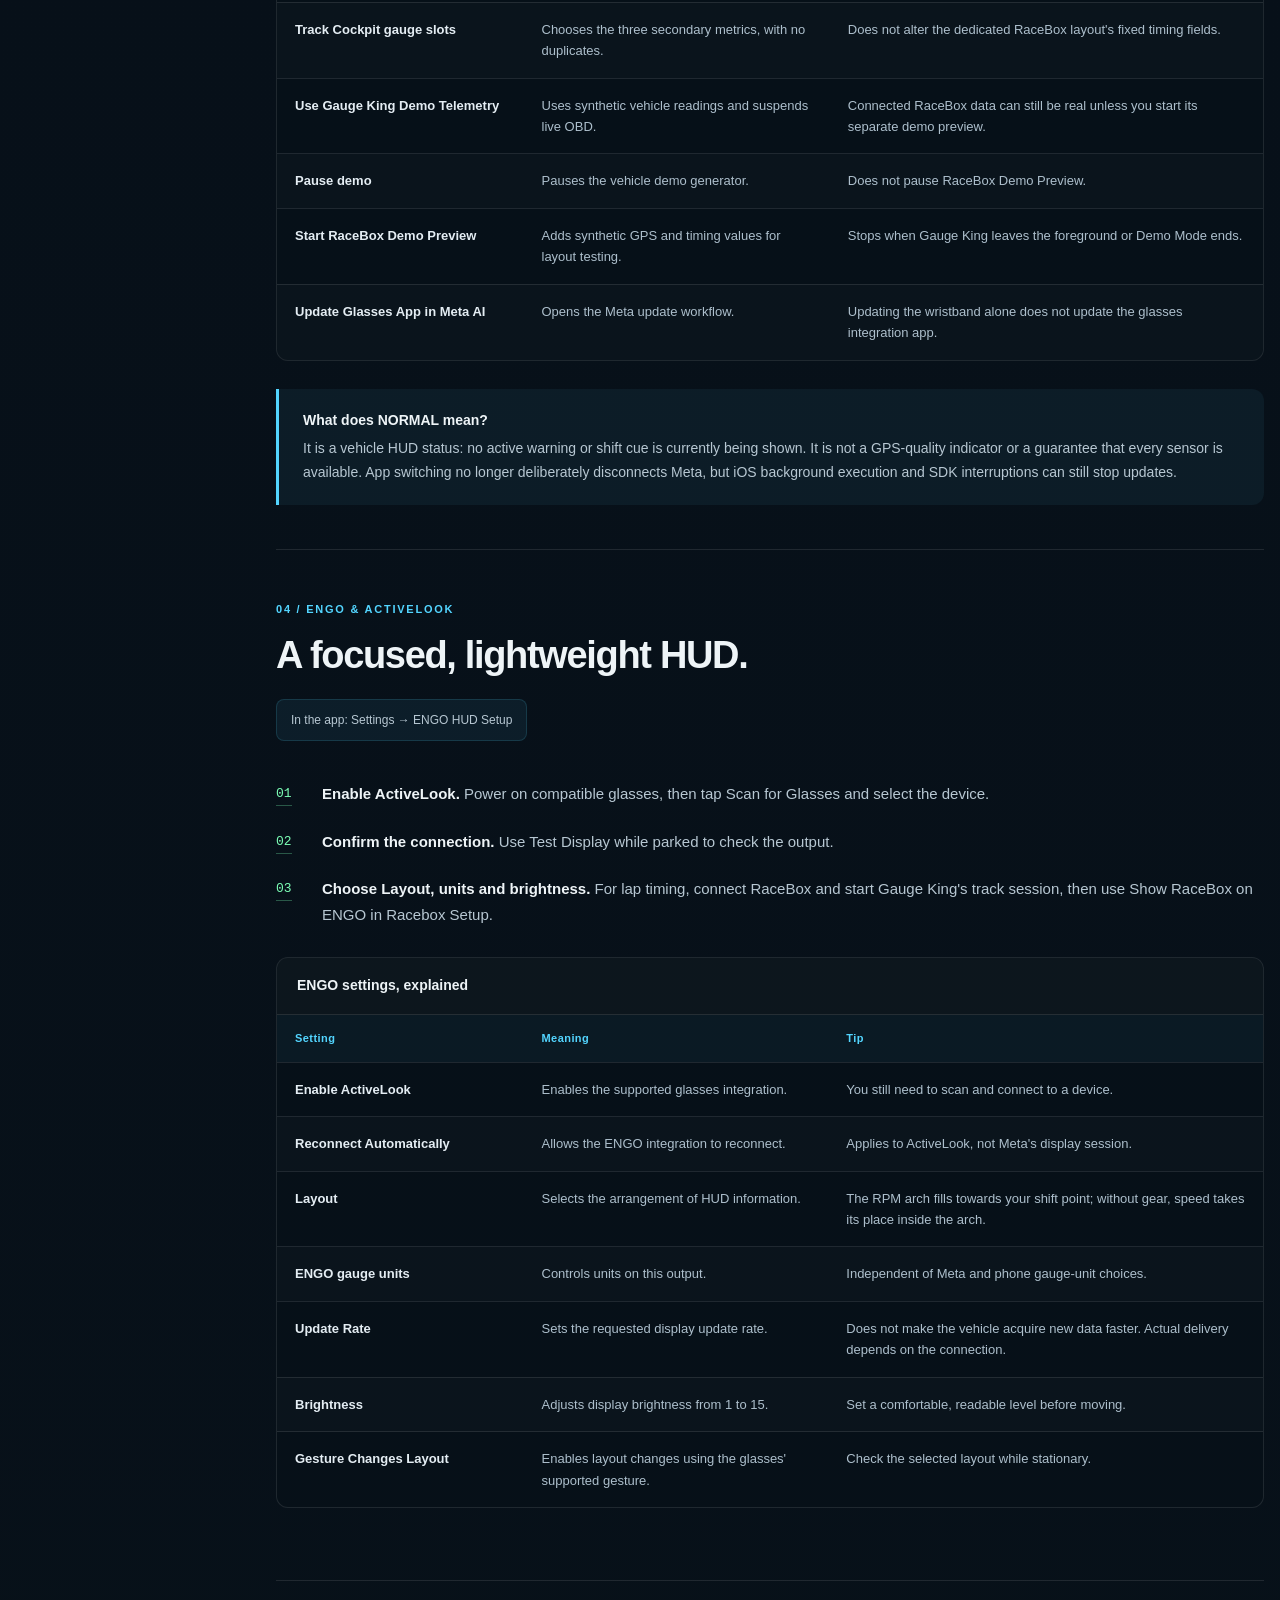
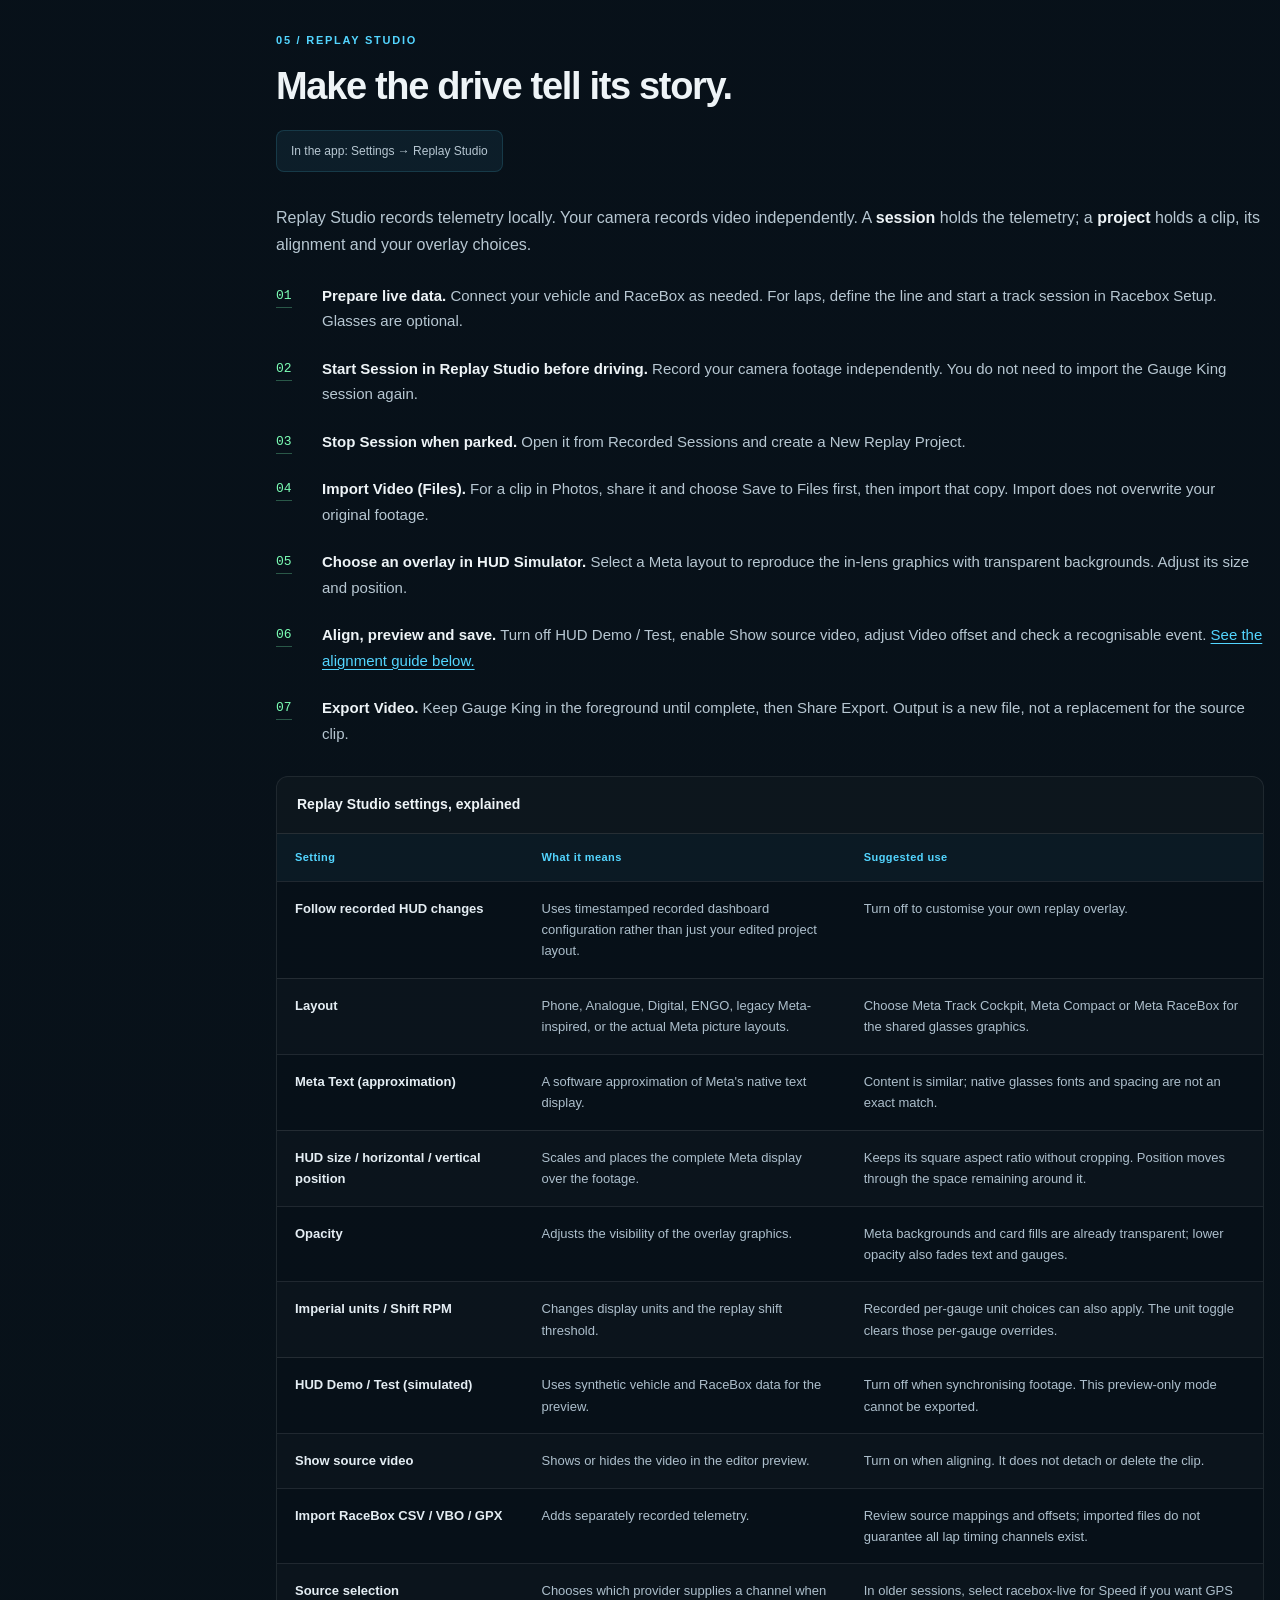
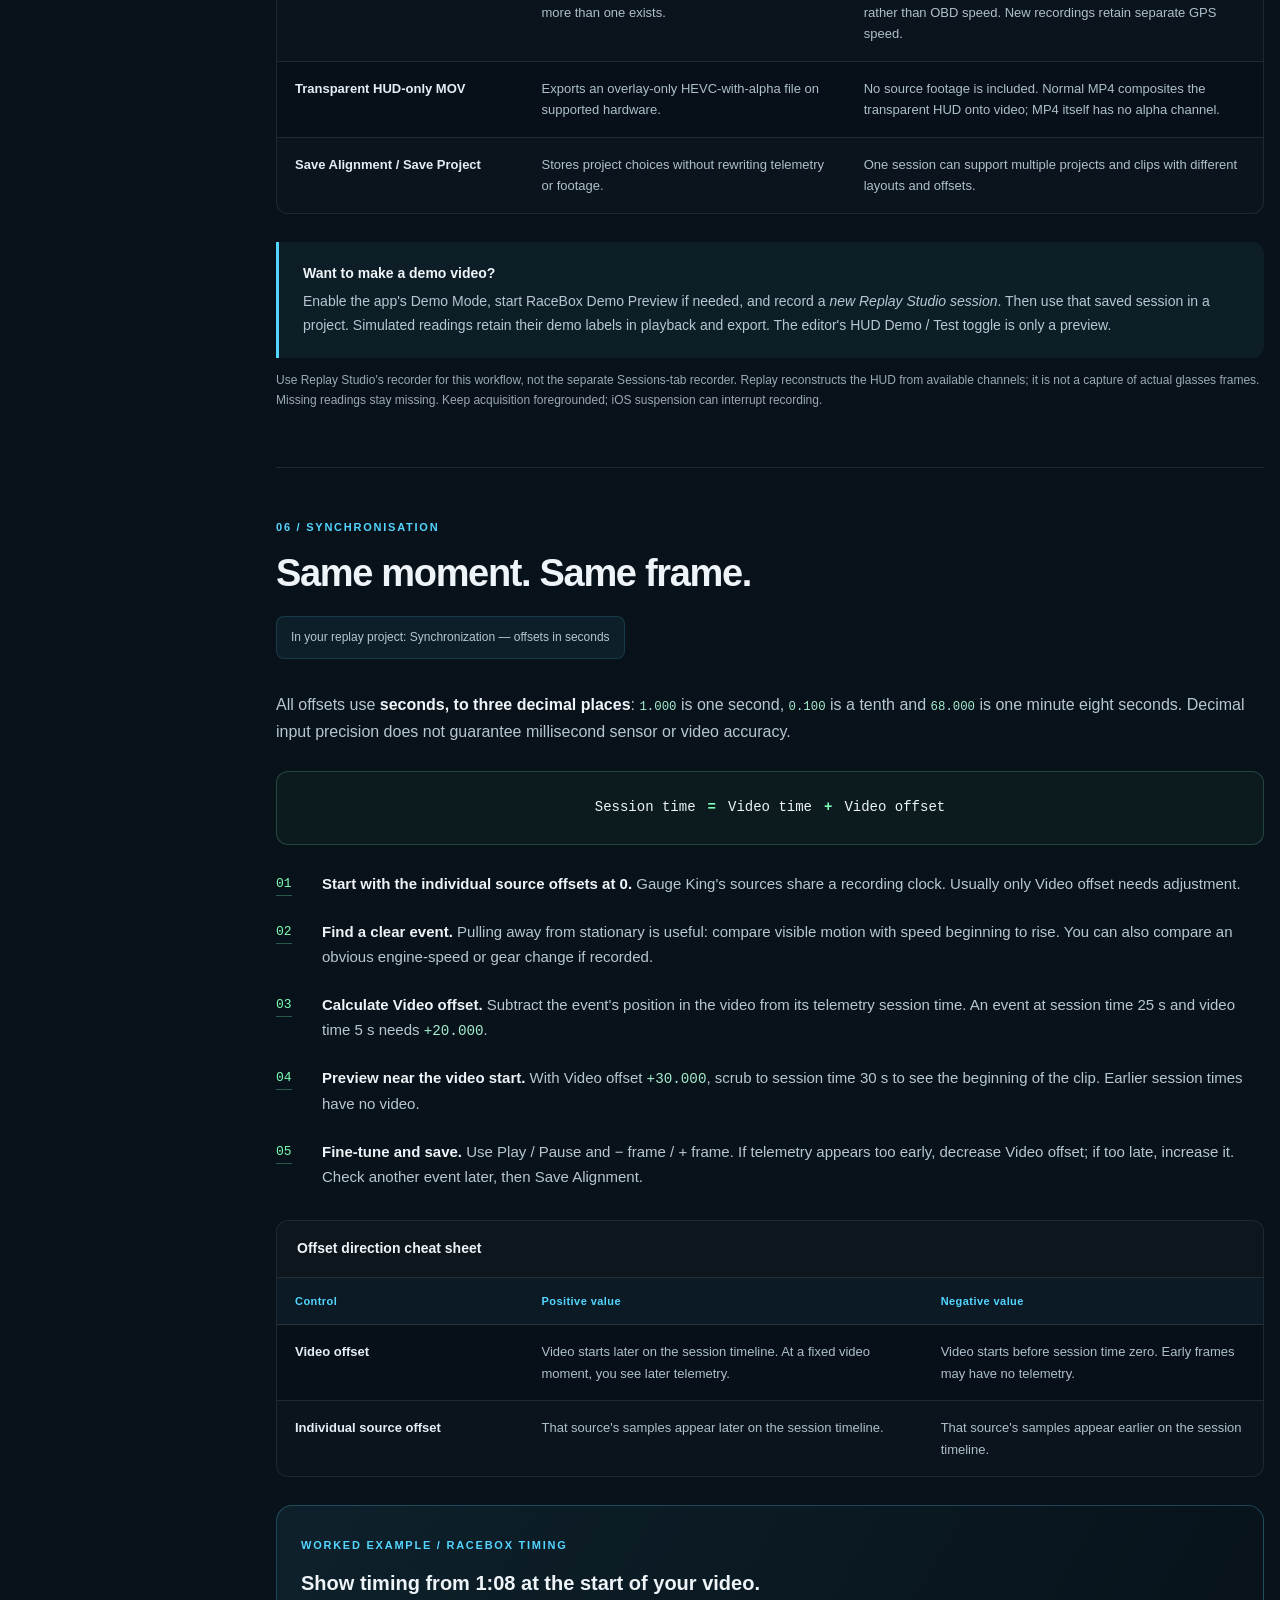
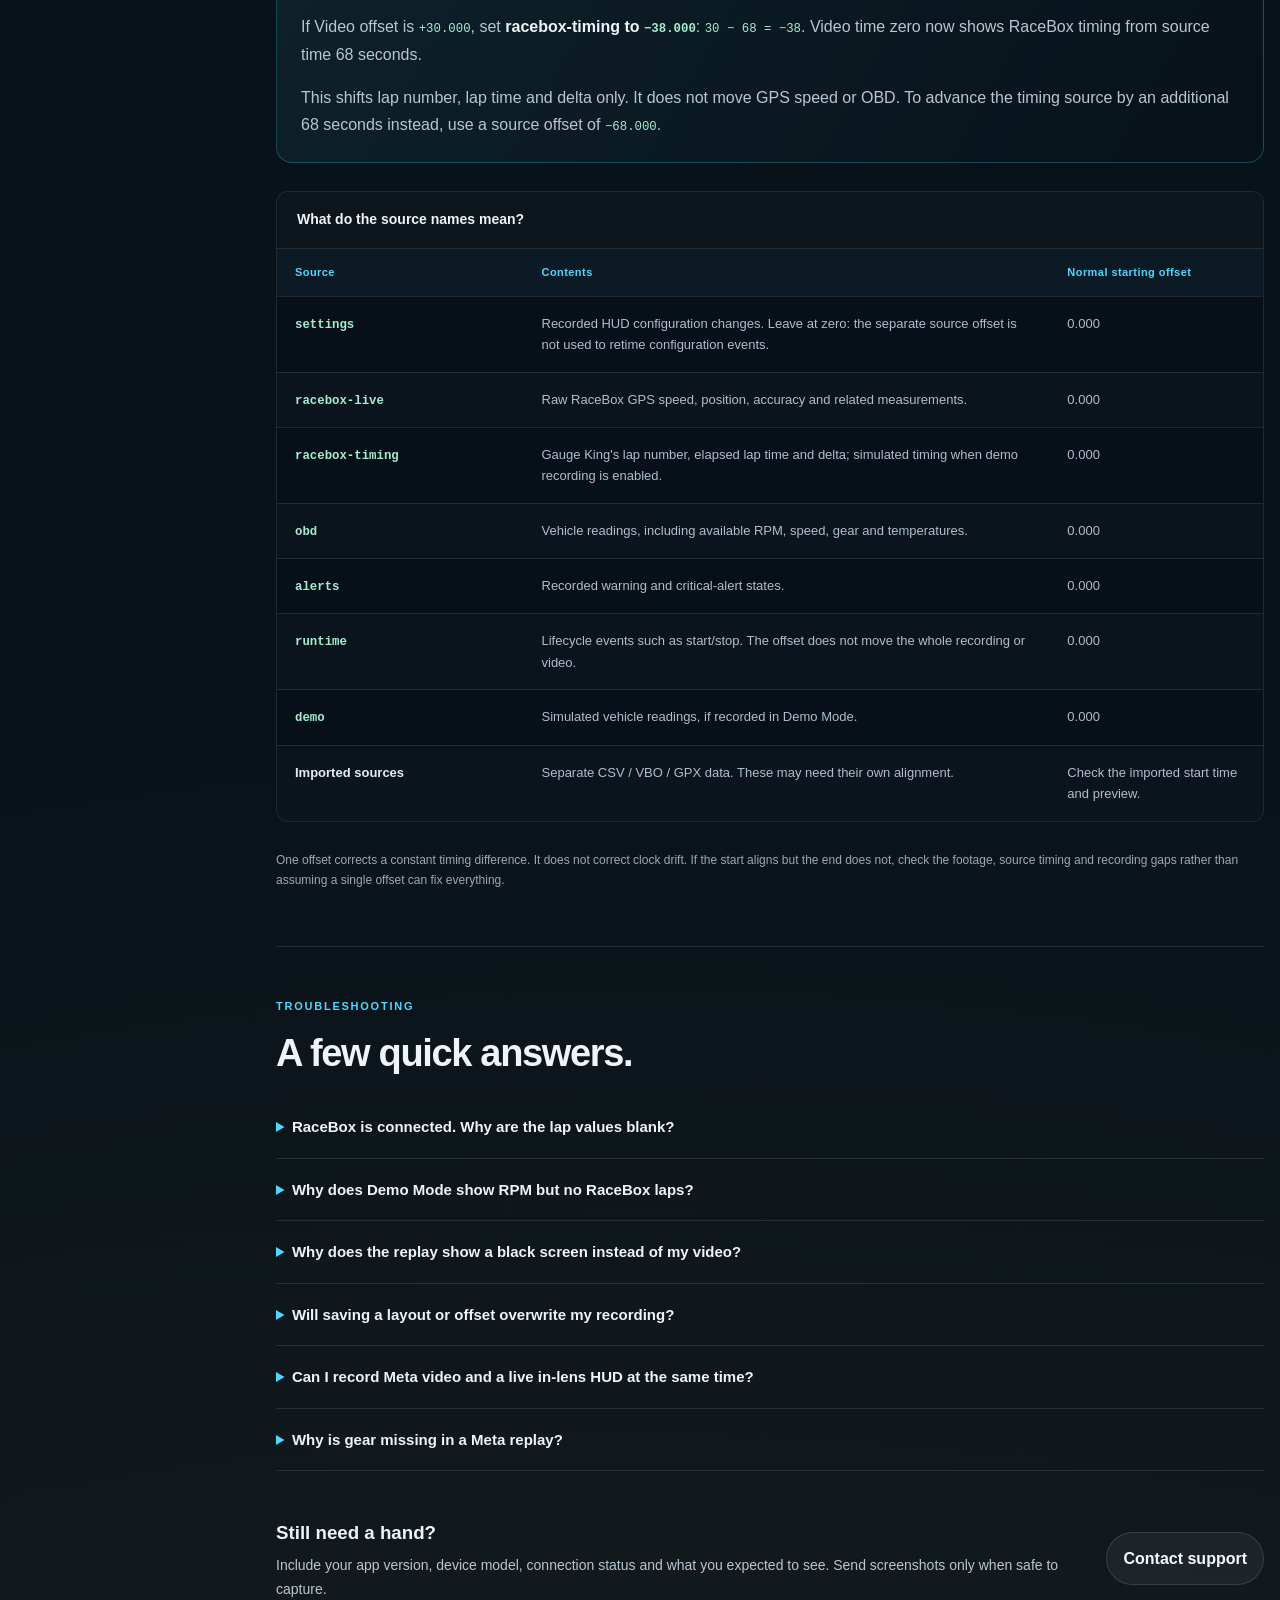
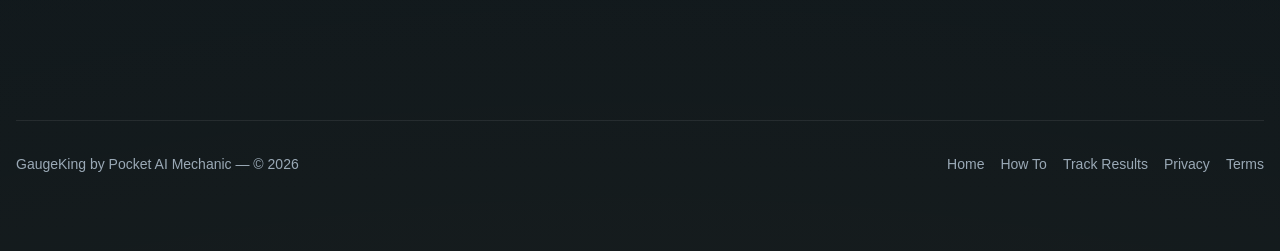
<file: docs/how-to/index.html>
<!doctype html>
<html lang="en">
<head>
  <meta charset="UTF-8" />
  <meta name="viewport" content="width=device-width, initial-scale=1.0" />
  <meta name="description" content="Learn Gauge King: connect vehicle telemetry, set up RaceBox lap timing and smart-glasses HUDs, then align and export telemetry videos in Replay Studio." />
  <meta name="theme-color" content="#04080c" />
  <title>How To | Gauge King</title>
  <link rel="icon" type="image/jpeg" href="../trackresults/assets/gauge-king-logo.jpg" />
  <link rel="stylesheet" href="../assets/gaugeking.css" />
  <link rel="stylesheet" href="../assets/how-to.css" />
</head>
<body class="landing-body guide-body">
  <a class="skip-link" href="#main">Skip to guides</a>
  <div class="page-shell">
    <header class="site-header">
      <a class="brand-lockup" href="../" aria-label="Gauge King home">
        <img src="../trackresults/assets/gauge-king-logo.jpg" alt="" width="54" height="54" />
        <span><span class="brand-kicker">Pocket AI Mechanic</span><span class="brand-name">GaugeKing</span></span>
      </a>
      <nav class="site-nav" aria-label="Primary">
        <a href="../">Home</a><a href="../#features">Features</a><a href="./" aria-current="page">How To</a><a href="../trackresults/">Track Results</a>
        <a href="https://pocketaimechanic.com/support/gaugeking/">Support</a>
      </nav>
      <a class="button-link primary header-cta" href="https://apps.apple.com/au/app/gauge-king/id6777585502" target="_blank" rel="noopener noreferrer">App Store</a>
    </header>

    <main id="main">
      <section class="guide-hero" aria-labelledby="guide-title">
        <div>
          <span class="eyebrow">The Gauge King field guide</span>
          <h1 id="guide-title">Your data.<br />In the right place.</h1>
          <p class="guide-lead">From your first connection to your first replay. Practical setup guides, plain-English settings and a clearer view of every lap.</p>
          <div class="hero-actions"><a class="button-link primary" href="#choose">Find your guide <span aria-hidden="true">&darr;</span></a><a class="button-link secondary" href="#features">Explore the features</a></div>
          <p class="version-note">iPhone guide &middot; Covers version 1.4.5 &middot; Some features require compatible hardware and subscription access.</p>
        </div>
        <aside class="guide-route" aria-label="A typical track-day workflow">
          <span class="surface-label">Your track-day workflow</span>
          <ol>
            <li><span>01</span><div><strong>Connect</strong><small>Vehicle + RaceBox</small></div></li>
            <li><span>02</span><div><strong>Set the line</strong><small>Arm Gauge King's lap timing</small></div></li>
            <li><span>03</span><div><strong>See your data</strong><small>Phone or supported glasses</small></div></li>
            <li><span>04</span><div><strong>Replay the drive</strong><small>Record, align, overlay, export</small></div></li>
          </ol>
        </aside>
      </section>

      <div class="safety-note"><strong>Set up while parked.</strong> Use telemetry and glasses as supplemental information, never for safety-critical decisions. Test lap timing on a suitable closed course. Have a passenger operate the phone if needed.</div>

      <section class="guide-picker" id="choose" aria-labelledby="choose-title">
        <div class="section-heading"><span class="section-tag">Start here</span><h2 id="choose-title">What would you like to do?</h2></div>
        <div class="guide-cards">
          <a href="#vehicle"><span class="guide-number">01 / CONNECT</span><h3>Set up your car</h3><p>Bring vehicle telemetry to your dashboard.</p><span class="card-link">Vehicle setup <span aria-hidden="true">&nearr;</span></span></a>
          <a href="#racebox"><span class="guide-number">02 / TIME</span><h3>Time your laps</h3><p>Set a start/finish line and read your delta.</p><span class="card-link">RaceBox guide <span aria-hidden="true">&nearr;</span></span></a>
          <a href="#meta"><span class="guide-number">03 / SEE</span><h3>Use Meta glasses</h3><p>Choose an in-lens layout for your drive.</p><span class="card-link">Meta HUD guide <span aria-hidden="true">&nearr;</span></span></a>
          <a href="#engo"><span class="guide-number">04 / FOCUS</span><h3>Use ENGO glasses</h3><p>Connect an ActiveLook HUD and tune its display.</p><span class="card-link">ENGO HUD guide <span aria-hidden="true">&nearr;</span></span></a>
          <a href="#replay"><span class="guide-number">05 / REPLAY</span><h3>Create a telemetry video</h3><p>Record a session, sync your footage and export.</p><span class="card-link">Replay Studio guide <span aria-hidden="true">&nearr;</span></span></a>
          <a href="#alignment"><span class="guide-number">06 / SYNC</span><h3>Get the timing right</h3><p>Understand offsets with worked examples.</p><span class="card-link">Video alignment <span aria-hidden="true">&nearr;</span></span></a>
        </div>
      </section>

      <div class="guide-layout">
        <nav class="chapter-nav" aria-label="Guide chapters">
          <span class="surface-label">On this page</span>
          <a href="#features">Feature summary</a><a href="#vehicle">01 &nbsp; Vehicle setup</a><a href="#racebox">02 &nbsp; RaceBox</a><a href="#meta">03 &nbsp; Meta glasses</a><a href="#engo">04 &nbsp; ENGO glasses</a><a href="#replay">05 &nbsp; Replay Studio</a><a href="#alignment">06 &nbsp; Alignment</a><a href="#help">Quick answers</a>
        </nav>
        <div class="guide-content">
          <section class="guide-section" id="features" aria-labelledby="features-title">
            <span class="section-tag">At a glance</span><h2 id="features-title">One app. Several ways to see your drive.</h2>
            <p>Vehicle data, GPS lap timing and video are separate sources. Connect the ones you need; a RaceBox connection does not supply engine RPM, and glasses do not record your Replay Studio telemetry.</p>
            <div class="table-wrap" tabindex="0" role="region" aria-label="Feature summary table">
              <table>
                <caption>Feature summary</caption>
                <thead><tr><th scope="col">Feature</th><th scope="col">What it does</th><th scope="col">What you need</th></tr></thead>
                <tbody>
                  <tr><th scope="row">Vehicle dashboard</th><td>Live gauges such as speed, RPM and supported temperatures, with configurable layouts and warnings.</td><td>A compatible OBD-II adapter and vehicle. Available readings vary by ECU and adapter.</td></tr>
                  <tr><th scope="row">RaceBox lap timing</th><td>GPS speed, lap number, current lap time and delta to your reference lap.</td><td>RaceBox Micro, usable GPS, a saved line and a track session started in Gauge King.</td></tr>
                  <tr><th scope="row">Meta HUD</th><td>Track Cockpit, Compact, Text and a large RaceBox timing layout in the lens.</td><td>Compatible Meta Ray-Ban Display glasses and Meta registration. Ordinary non-display camera glasses cannot show a HUD.</td></tr>
                  <tr><th scope="row">ENGO HUD</th><td>Supplemental telemetry and shift cues on supported ActiveLook glasses.</td><td>Compatible glasses, such as ENGO 3, connected in ENGO HUD Setup.</td></tr>
                  <tr><th scope="row">Replay Studio</th><td>Local telemetry recording, imported video, source alignment and rendered video overlays.</td><td>A saved or imported telemetry session. Record your footage separately.</td></tr>
                  <tr><th scope="row">Demo tools</th><td>Explore vehicle gauges and synthetic RaceBox timing without hardware.</td><td>Demo Mode; start RaceBox Demo Preview separately for lap values.</td></tr>
                </tbody>
              </table>
            </div>
            <p class="fine-print">Access depends on the feature and your subscription. The setup screens show current access requirements. This guide describes the iPhone app; it does not imply Android feature parity.</p>
          </section>

          <section class="guide-section" id="vehicle" aria-labelledby="vehicle-title">
            <span class="section-tag">01 / Vehicle setup</span><h2 id="vehicle-title">Start with a trustworthy signal.</h2>
            <p class="menu-path">In the app: Settings &rarr; Set Up My Car</p>
            <ol class="steps">
              <li><strong>Park, connect your adapter and switch the ignition on as required.</strong> Follow your adapter's instructions and use it only with a compatible vehicle.</li>
              <li><strong>Open Set Up My Car.</strong> Select the appropriate vehicle and connection options for your setup. Connect using Gauge King's adapter controls.</li>
              <li><strong>Verify readings before customising.</strong> Check that RPM and other available readings respond as expected. A missing channel is not a zero reading.</li>
              <li><strong>Choose your gauges and units.</strong> Configure your dashboard, warning thresholds and shared Shift Light setup while stationary.</li>
            </ol>
            <div class="table-wrap" tabindex="0" role="region" aria-label="Vehicle settings table"><table>
              <caption>Vehicle settings, explained</caption>
              <thead><tr><th scope="col">Setting / reading</th><th scope="col">Meaning</th><th scope="col">Useful to know</th></tr></thead>
              <tbody>
                <tr><th scope="row">Vehicle setup</th><td>Defines how Gauge King connects to and interprets your vehicle's data.</td><td>Use the profile and connection appropriate to your car; not every ECU exposes every gauge.</td></tr>
                <tr><th scope="row">Gauge units</th><td>The unit used to display a reading.</td><td>Phone, Meta and ENGO can have their own gauge-unit choices. Check the output you are using.</td></tr>
                <tr><th scope="row">Alerts</th><td>Warning and critical thresholds for supported readings.</td><td>Set thresholds suitable for your vehicle. They are supplemental, not a substitute for its instruments.</td></tr>
                <tr><th scope="row">Shift RPM</th><td>The global target for shift cues.</td><td>Meta uses the shared Shift Light configuration, rather than a separate Meta-only redline.</td></tr>
                <tr><th scope="row">Per-gear shift points</th><td>Optional targets that vary by gear.</td><td>The Meta HUD uses measured gear; without a usable gear reading it falls back to the global target.</td></tr>
                <tr><th scope="row">Demo Mode</th><td>Uses simulated vehicle telemetry instead of live OBD.</td><td>Turn it off before evaluating real vehicle data. It does not automatically simulate RaceBox timing.</td></tr>
                <tr><th scope="row"><code>--</code></th><td>A reading is missing, unavailable or stale.</td><td>Do not interpret it as zero. Check connection status and whether the vehicle supports that channel.</td></tr>
              </tbody>
            </table></div>
          </section>

          <section class="guide-section" id="racebox" aria-labelledby="racebox-title">
            <span class="section-tag">02 / RaceBox Micro</span><h2 id="racebox-title">A line. A crossing. Your next lap.</h2>
            <p class="menu-path">In the app: Settings &rarr; Racebox Setup</p>
            <ol class="steps">
              <li><strong>Connect to RaceBox Micro.</strong> Power it on, scan in Racebox Setup and select the unit.</li>
              <li><strong>Wait outdoors for usable GPS.</strong> Check GPS / timing status. Being Bluetooth-connected alone is not enough.</li>
              <li><strong>Set Start / Finish Line.</strong> Tap two endpoints on opposite sides of the track. They define <em>one line across the circuit</em>, not separate start and finish locations. Use a line 5&ndash;100 metres long and save it.</li>
              <li><strong>Tap Start Track Session.</strong> Cross the line at at least 10 km/h to start lap 1. The first crossing establishes the driving direction.</li>
              <li><strong>Complete a valid lap.</strong> It must satisfy the minimum 15 seconds and 100 metres travelled. The first valid completed lap provides a delta reference; faster valid laps replace it.</li>
              <li><strong>Stop Track Session when finished.</strong> Starting a new track session clears its previous laps. Use Replay Studio separately if you want to retain telemetry for video work.</li>
            </ol>
            <div class="table-wrap" tabindex="0" role="region" aria-label="RaceBox settings table"><table>
              <caption>RaceBox controls and readings</caption>
              <thead><tr><th scope="col">Setting / reading</th><th scope="col">Meaning</th><th scope="col">When to use it</th></tr></thead>
              <tbody>
                <tr><th scope="row">GPS / timing</th><td>Shows whether GPS and Gauge King's timing are ready or running.</td><td>Check here when connected but lap values are missing.</td></tr>
                <tr><th scope="row">GPS Speed</th><td>Speed measured by RaceBox, independent of OBD speed.</td><td>A usable fix can correctly show 0 km/h while stationary.</td></tr>
                <tr><th scope="row">Set / Edit Start / Finish Line</th><td>Saves the crossing line Gauge King uses for laps.</td><td>Stop the track session before editing. A line in the RaceBox app is not imported automatically.</td></tr>
                <tr><th scope="row">Start Track Session</th><td>Arms Gauge King's lap timer; the first valid line crossing starts lap 1.</td><td>Requires usable live GPS and a saved start/finish line.</td></tr>
                <tr><th scope="row">Lap number / lap time</th><td>The current lap and its elapsed time.</td><td>Appear after timing starts, not just after connecting.</td></tr>
                <tr><th scope="row">Lap delta</th><td>Difference against your reference lap at comparable progress.</td><td>Needs a valid reference lap. Negative is ahead; positive is behind.</td></tr>
                <tr><th scope="row">Show RaceBox on ENGO</th><td>Selects the ENGO RaceBox track layout.</td><td>It does not connect RaceBox or select the Meta layout.</td></tr>
                <tr><th scope="row">Start RaceBox Demo Preview</th><td>Synthetic speed, lap number, lap time and delta.</td><td>Available in Demo Mode without a unit or finish line. It never creates real laps.</td></tr>
              </tbody>
            </table></div>
            <aside class="callout caution"><strong>Keep the timing app in the foreground.</strong> Backgrounding Gauge King invalidates the current RaceBox lap. Simultaneous onboard recording and RaceBox-app sharing are hardware-dependent and have not been verified as a reliable workflow. Gauge King calculates its own laps; it does not receive lap timing from the RaceBox app.</aside>
          </section>

          <section class="guide-section" id="meta" aria-labelledby="meta-title">
            <span class="section-tag">03 / Meta glasses</span><h2 id="meta-title">Put the essentials in your lens.</h2>
            <p class="menu-path">In the app: Settings &rarr; Meta HUD Setup</p>
            <ol class="steps">
              <li><strong>Prepare compatible display glasses.</strong> Complete the manufacturer's setup and keep the glasses and Meta integration app up to date.</li>
              <li><strong>Pair Glasses in Gauge King.</strong> Complete Meta's registration flow and return to Gauge King. Registration is separate from connecting the display.</li>
              <li><strong>Choose HUD layout.</strong> Pick Track Cockpit, Compact, Text or RaceBox. For Track Cockpit, select your three secondary gauges.</li>
              <li><strong>Check the data source and units.</strong> Connect vehicle telemetry and/or RaceBox for live readings, or use the demo tools while parked.</li>
              <li><strong>Tap Connect Display.</strong> Confirm the HUD appears and is readable before use. If the SDK interrupts the session, reconnect explicitly.</li>
            </ol>
            <div class="table-wrap" tabindex="0" role="region" aria-label="Meta layouts table"><table>
              <caption>Which Meta layout should I choose?</caption>
              <thead><tr><th scope="col">Layout</th><th scope="col">What you see</th><th scope="col">Best for</th></tr></thead>
              <tbody>
                <tr><th scope="row">Track Cockpit</th><td>Speed, RPM arc, gear, shift lights, three selectable gauges and status.</td><td>A broader vehicle overview. Gauge choices include temperatures, boost, pressure, voltage and RaceBox timing.</td></tr>
                <tr><th scope="row">Compact</th><td>A reduced speed, RPM and gear display with shift lights and relevant status cues.</td><td>Fewer elements and a smaller graphical layout.</td></tr>
                <tr><th scope="row">Text</th><td>A native text-based telemetry presentation.</td><td>A simple alternative to the graphical layouts.</td></tr>
                <tr><th scope="row">RaceBox</th><td>Large lap delta, lap time and lap number; smaller GPS speed, RPM and gear.</td><td>Prioritising lap timing. Speed prefers RaceBox GPS, then fresh OBD. This layout deliberately omits the bottom status/footer lines.</td></tr>
              </tbody>
            </table></div>
            <div class="table-wrap" tabindex="0" role="region" aria-label="Meta settings table"><table>
              <caption>Meta settings, explained</caption>
              <thead><tr><th scope="col">Control</th><th scope="col">What it changes</th><th scope="col">Important distinction</th></tr></thead>
              <tbody>
                <tr><th scope="row">Pair Glasses</th><td>Registers Gauge King with Meta.</td><td>Does not start a HUD display session on its own.</td></tr>
                <tr><th scope="row">Connect / Disconnect Display</th><td>Starts or ends delivery to the real glasses.</td><td>A preview on the phone is not proof of a real display connection.</td></tr>
                <tr><th scope="row">Meta gauge units</th><td>Sets units for the Meta output.</td><td>Can differ from phone and ENGO units.</td></tr>
                <tr><th scope="row">Track Cockpit gauge slots</th><td>Chooses the three secondary metrics, with no duplicates.</td><td>Does not alter the dedicated RaceBox layout's fixed timing fields.</td></tr>
                <tr><th scope="row">Use Gauge King Demo Telemetry</th><td>Uses synthetic vehicle readings and suspends live OBD.</td><td>Connected RaceBox data can still be real unless you start its separate demo preview.</td></tr>
                <tr><th scope="row">Pause demo</th><td>Pauses the vehicle demo generator.</td><td>Does not pause RaceBox Demo Preview.</td></tr>
                <tr><th scope="row">Start RaceBox Demo Preview</th><td>Adds synthetic GPS and timing values for layout testing.</td><td>Stops when Gauge King leaves the foreground or Demo Mode ends.</td></tr>
                <tr><th scope="row">Update Glasses App in Meta AI</th><td>Opens the Meta update workflow.</td><td>Updating the wristband alone does not update the glasses integration app.</td></tr>
              </tbody>
            </table></div>
            <aside class="callout"><strong>What does NORMAL mean?</strong> It is a vehicle HUD status: no active warning or shift cue is currently being shown. It is not a GPS-quality indicator or a guarantee that every sensor is available. App switching no longer deliberately disconnects Meta, but iOS background execution and SDK interruptions can still stop updates.</aside>
          </section>

          <section class="guide-section" id="engo" aria-labelledby="engo-title">
            <span class="section-tag">04 / ENGO &amp; ActiveLook</span><h2 id="engo-title">A focused, lightweight HUD.</h2>
            <p class="menu-path">In the app: Settings &rarr; ENGO HUD Setup</p>
            <ol class="steps">
              <li><strong>Enable ActiveLook.</strong> Power on compatible glasses, then tap Scan for Glasses and select the device.</li>
              <li><strong>Confirm the connection.</strong> Use Test Display while parked to check the output.</li>
              <li><strong>Choose Layout, units and brightness.</strong> For lap timing, connect RaceBox and start Gauge King's track session, then use Show RaceBox on ENGO in Racebox Setup.</li>
            </ol>
            <div class="table-wrap" tabindex="0" role="region" aria-label="ENGO settings table"><table>
              <caption>ENGO settings, explained</caption>
              <thead><tr><th scope="col">Setting</th><th scope="col">Meaning</th><th scope="col">Tip</th></tr></thead>
              <tbody>
                <tr><th scope="row">Enable ActiveLook</th><td>Enables the supported glasses integration.</td><td>You still need to scan and connect to a device.</td></tr>
                <tr><th scope="row">Reconnect Automatically</th><td>Allows the ENGO integration to reconnect.</td><td>Applies to ActiveLook, not Meta's display session.</td></tr>
                <tr><th scope="row">Layout</th><td>Selects the arrangement of HUD information.</td><td>The RPM arch fills towards your shift point; without gear, speed takes its place inside the arch.</td></tr>
                <tr><th scope="row">ENGO gauge units</th><td>Controls units on this output.</td><td>Independent of Meta and phone gauge-unit choices.</td></tr>
                <tr><th scope="row">Update Rate</th><td>Sets the requested display update rate.</td><td>Does not make the vehicle acquire new data faster. Actual delivery depends on the connection.</td></tr>
                <tr><th scope="row">Brightness</th><td>Adjusts display brightness from 1 to 15.</td><td>Set a comfortable, readable level before moving.</td></tr>
                <tr><th scope="row">Gesture Changes Layout</th><td>Enables layout changes using the glasses' supported gesture.</td><td>Check the selected layout while stationary.</td></tr>
              </tbody>
            </table></div>
          </section>

          <section class="guide-section" id="replay" aria-labelledby="replay-title">
            <span class="section-tag">05 / Replay Studio</span><h2 id="replay-title">Make the drive tell its story.</h2>
            <p class="menu-path">In the app: Settings &rarr; Replay Studio</p>
            <p>Replay Studio records telemetry locally. Your camera records video independently. A <strong>session</strong> holds the telemetry; a <strong>project</strong> holds a clip, its alignment and your overlay choices.</p>
            <ol class="steps">
              <li><strong>Prepare live data.</strong> Connect your vehicle and RaceBox as needed. For laps, define the line and start a track session in Racebox Setup. Glasses are optional.</li>
              <li><strong>Start Session in Replay Studio before driving.</strong> Record your camera footage independently. You do not need to import the Gauge King session again.</li>
              <li><strong>Stop Session when parked.</strong> Open it from Recorded Sessions and create a New Replay Project.</li>
              <li><strong>Import Video (Files).</strong> For a clip in Photos, share it and choose Save to Files first, then import that copy. Import does not overwrite your original footage.</li>
              <li><strong>Choose an overlay in HUD Simulator.</strong> Select a Meta layout to reproduce the in-lens graphics with transparent backgrounds. Adjust its size and position.</li>
              <li><strong>Align, preview and save.</strong> Turn off HUD Demo / Test, enable Show source video, adjust Video offset and check a recognisable event. <a href="#alignment">See the alignment guide below.</a></li>
              <li><strong>Export Video.</strong> Keep Gauge King in the foreground until complete, then Share Export. Output is a new file, not a replacement for the source clip.</li>
            </ol>
            <div class="table-wrap" tabindex="0" role="region" aria-label="Replay settings table"><table>
              <caption>Replay Studio settings, explained</caption>
              <thead><tr><th scope="col">Setting</th><th scope="col">What it means</th><th scope="col">Suggested use</th></tr></thead>
              <tbody>
                <tr><th scope="row">Follow recorded HUD changes</th><td>Uses timestamped recorded dashboard configuration rather than just your edited project layout.</td><td>Turn off to customise your own replay overlay.</td></tr>
                <tr><th scope="row">Layout</th><td>Phone, Analogue, Digital, ENGO, legacy Meta-inspired, or the actual Meta picture layouts.</td><td>Choose Meta Track Cockpit, Meta Compact or Meta RaceBox for the shared glasses graphics.</td></tr>
                <tr><th scope="row">Meta Text (approximation)</th><td>A software approximation of Meta's native text display.</td><td>Content is similar; native glasses fonts and spacing are not an exact match.</td></tr>
                <tr><th scope="row">HUD size / horizontal / vertical position</th><td>Scales and places the complete Meta display over the footage.</td><td>Keeps its square aspect ratio without cropping. Position moves through the space remaining around it.</td></tr>
                <tr><th scope="row">Opacity</th><td>Adjusts the visibility of the overlay graphics.</td><td>Meta backgrounds and card fills are already transparent; lower opacity also fades text and gauges.</td></tr>
                <tr><th scope="row">Imperial units / Shift RPM</th><td>Changes display units and the replay shift threshold.</td><td>Recorded per-gauge unit choices can also apply. The unit toggle clears those per-gauge overrides.</td></tr>
                <tr><th scope="row">HUD Demo / Test (simulated)</th><td>Uses synthetic vehicle and RaceBox data for the preview.</td><td>Turn off when synchronising footage. This preview-only mode cannot be exported.</td></tr>
                <tr><th scope="row">Show source video</th><td>Shows or hides the video in the editor preview.</td><td>Turn on when aligning. It does not detach or delete the clip.</td></tr>
                <tr><th scope="row">Import RaceBox CSV / VBO / GPX</th><td>Adds separately recorded telemetry.</td><td>Review source mappings and offsets; imported files do not guarantee all lap timing channels exist.</td></tr>
                <tr><th scope="row">Source selection</th><td>Chooses which provider supplies a channel when more than one exists.</td><td>In older sessions, select racebox-live for Speed if you want GPS rather than OBD speed. New recordings retain separate GPS speed.</td></tr>
                <tr><th scope="row">Transparent HUD-only MOV</th><td>Exports an overlay-only HEVC-with-alpha file on supported hardware.</td><td>No source footage is included. Normal MP4 composites the transparent HUD onto video; MP4 itself has no alpha channel.</td></tr>
                <tr><th scope="row">Save Alignment / Save Project</th><td>Stores project choices without rewriting telemetry or footage.</td><td>One session can support multiple projects and clips with different layouts and offsets.</td></tr>
              </tbody>
            </table></div>
            <aside class="callout"><strong>Want to make a demo video?</strong> Enable the app's Demo Mode, start RaceBox Demo Preview if needed, and record a <em>new Replay Studio session</em>. Then use that saved session in a project. Simulated readings retain their demo labels in playback and export. The editor's HUD Demo / Test toggle is only a preview.</aside>
            <p class="fine-print">Use Replay Studio's recorder for this workflow, not the separate Sessions-tab recorder. Replay reconstructs the HUD from available channels; it is not a capture of actual glasses frames. Missing readings stay missing. Keep acquisition foregrounded; iOS suspension can interrupt recording.</p>
          </section>

          <section class="guide-section" id="alignment" aria-labelledby="alignment-title">
            <span class="section-tag">06 / Synchronisation</span><h2 id="alignment-title">Same moment. Same frame.</h2>
            <p class="menu-path">In your replay project: Synchronization &mdash; offsets in seconds</p>
            <p>All offsets use <strong>seconds, to three decimal places</strong>: <code>1.000</code> is one second, <code>0.100</code> is a tenth and <code>68.000</code> is one minute eight seconds. Decimal input precision does not guarantee millisecond sensor or video accuracy.</p>
            <div class="equation"><span>Session time</span><b>=</b><span>Video time</span><b>+</b><span>Video offset</span></div>
            <ol class="steps">
              <li><strong>Start with the individual source offsets at 0.</strong> Gauge King's sources share a recording clock. Usually only Video offset needs adjustment.</li>
              <li><strong>Find a clear event.</strong> Pulling away from stationary is useful: compare visible motion with speed beginning to rise. You can also compare an obvious engine-speed or gear change if recorded.</li>
              <li><strong>Calculate Video offset.</strong> Subtract the event's position in the video from its telemetry session time. An event at session time 25 s and video time 5 s needs <code>+20.000</code>.</li>
              <li><strong>Preview near the video start.</strong> With Video offset <code>+30.000</code>, scrub to session time 30 s to see the beginning of the clip. Earlier session times have no video.</li>
              <li><strong>Fine-tune and save.</strong> Use Play / Pause and &minus; frame / + frame. If telemetry appears too early, decrease Video offset; if too late, increase it. Check another event later, then Save Alignment.</li>
            </ol>
            <div class="table-wrap" tabindex="0" role="region" aria-label="Offset directions table"><table>
              <caption>Offset direction cheat sheet</caption>
              <thead><tr><th scope="col">Control</th><th scope="col">Positive value</th><th scope="col">Negative value</th></tr></thead>
              <tbody>
                <tr><th scope="row">Video offset</th><td>Video starts later on the session timeline. At a fixed video moment, you see later telemetry.</td><td>Video starts before session time zero. Early frames may have no telemetry.</td></tr>
                <tr><th scope="row">Individual source offset</th><td>That source's samples appear later on the session timeline.</td><td>That source's samples appear earlier on the session timeline.</td></tr>
              </tbody>
            </table></div>
            <div class="worked-example">
              <span class="surface-label">Worked example / RaceBox timing</span>
              <h3>Show timing from 1:08 at the start of your video.</h3>
              <p>If Video offset is <code>+30.000</code>, set <strong>racebox-timing to <code>&minus;38.000</code></strong>: <code>30 &minus; 68 = &minus;38</code>. Video time zero now shows RaceBox timing from source time 68 seconds.</p>
              <p>This shifts lap number, lap time and delta only. It does not move GPS speed or OBD. To advance the timing source by an additional 68 seconds instead, use a source offset of <code>&minus;68.000</code>.</p>
            </div>
            <div class="table-wrap" tabindex="0" role="region" aria-label="Recorded source offsets table"><table>
              <caption>What do the source names mean?</caption>
              <thead><tr><th scope="col">Source</th><th scope="col">Contents</th><th scope="col">Normal starting offset</th></tr></thead>
              <tbody>
                <tr><th scope="row"><code>settings</code></th><td>Recorded HUD configuration changes. Leave at zero: the separate source offset is not used to retime configuration events.</td><td>0.000</td></tr>
                <tr><th scope="row"><code>racebox-live</code></th><td>Raw RaceBox GPS speed, position, accuracy and related measurements.</td><td>0.000</td></tr>
                <tr><th scope="row"><code>racebox-timing</code></th><td>Gauge King's lap number, elapsed lap time and delta; simulated timing when demo recording is enabled.</td><td>0.000</td></tr>
                <tr><th scope="row"><code>obd</code></th><td>Vehicle readings, including available RPM, speed, gear and temperatures.</td><td>0.000</td></tr>
                <tr><th scope="row"><code>alerts</code></th><td>Recorded warning and critical-alert states.</td><td>0.000</td></tr>
                <tr><th scope="row"><code>runtime</code></th><td>Lifecycle events such as start/stop. The offset does not move the whole recording or video.</td><td>0.000</td></tr>
                <tr><th scope="row"><code>demo</code></th><td>Simulated vehicle readings, if recorded in Demo Mode.</td><td>0.000</td></tr>
                <tr><th scope="row">Imported sources</th><td>Separate CSV / VBO / GPX data. These may need their own alignment.</td><td>Check the imported start time and preview.</td></tr>
              </tbody>
            </table></div>
            <p class="fine-print">One offset corrects a constant timing difference. It does not correct clock drift. If the start aligns but the end does not, check the footage, source timing and recording gaps rather than assuming a single offset can fix everything.</p>
          </section>

          <section class="guide-section" id="help" aria-labelledby="help-title">
            <span class="section-tag">Troubleshooting</span><h2 id="help-title">A few quick answers.</h2>
            <details><summary>RaceBox is connected. Why are the lap values blank?</summary><p>You still need usable GPS, a saved start/finish line, Start Track Session and a valid first crossing. Delta also needs a completed valid reference lap. Check GPS / timing in Racebox Setup.</p></details>
            <details><summary>Why does Demo Mode show RPM but no RaceBox laps?</summary><p>Vehicle Demo Mode and RaceBox Demo Preview are separate. In Meta HUD Setup or Racebox Setup, start RaceBox Demo Preview as well. Choose the RaceBox layout to see all three timing values.</p></details>
            <details><summary>Why does the replay show a black screen instead of my video?</summary><p>Turn off HUD Demo / Test and enable Show source video. Confirm a clip is imported and scrub into its time range. With a +30-second Video offset, the clip begins at session time 30 seconds, not zero.</p></details>
            <details><summary>Will saving a layout or offset overwrite my recording?</summary><p>No. Project edits save layout and alignment separately. Import copies footage, and export creates a new file. Deleting a session is different: after confirmation, it removes that session's local projects and imported clips as well.</p></details>
            <details><summary>Can I record Meta video and a live in-lens HUD at the same time?</summary><p>This combination has not been verified as a reliable workflow. Test your exact glasses and firmware while parked. Replay Studio can recreate the HUD later from telemetry with independently recorded footage.</p></details>
            <details><summary>Why is gear missing in a Meta replay?</summary><p>Meta displays measured gear, not an estimated gear presented as measured. If no suitable gear channel was recorded, it remains --. Missing source data cannot be recovered by choosing a different layout.</p></details>
            <div class="help-footer"><div><h3>Still need a hand?</h3><p>Include your app version, device model, connection status and what you expected to see. Send screenshots only when safe to capture.</p></div><a class="button-link secondary" href="https://pocketaimechanic.com/support/gaugeking/">Contact support</a></div>
          </section>
        </div>
      </div>
    </main>
    <footer class="landing-footer"><p>GaugeKing by Pocket AI Mechanic &mdash; &copy; 2026</p><div class="footer-links"><a href="../">Home</a><a href="./">How To</a><a href="../trackresults/">Track Results</a><a href="https://pocketaimechanic.com/privacy/">Privacy</a><a href="https://pocketaimechanic.com/terms/">Terms</a></div></footer>
  </div>
</body>
</html>
</file>
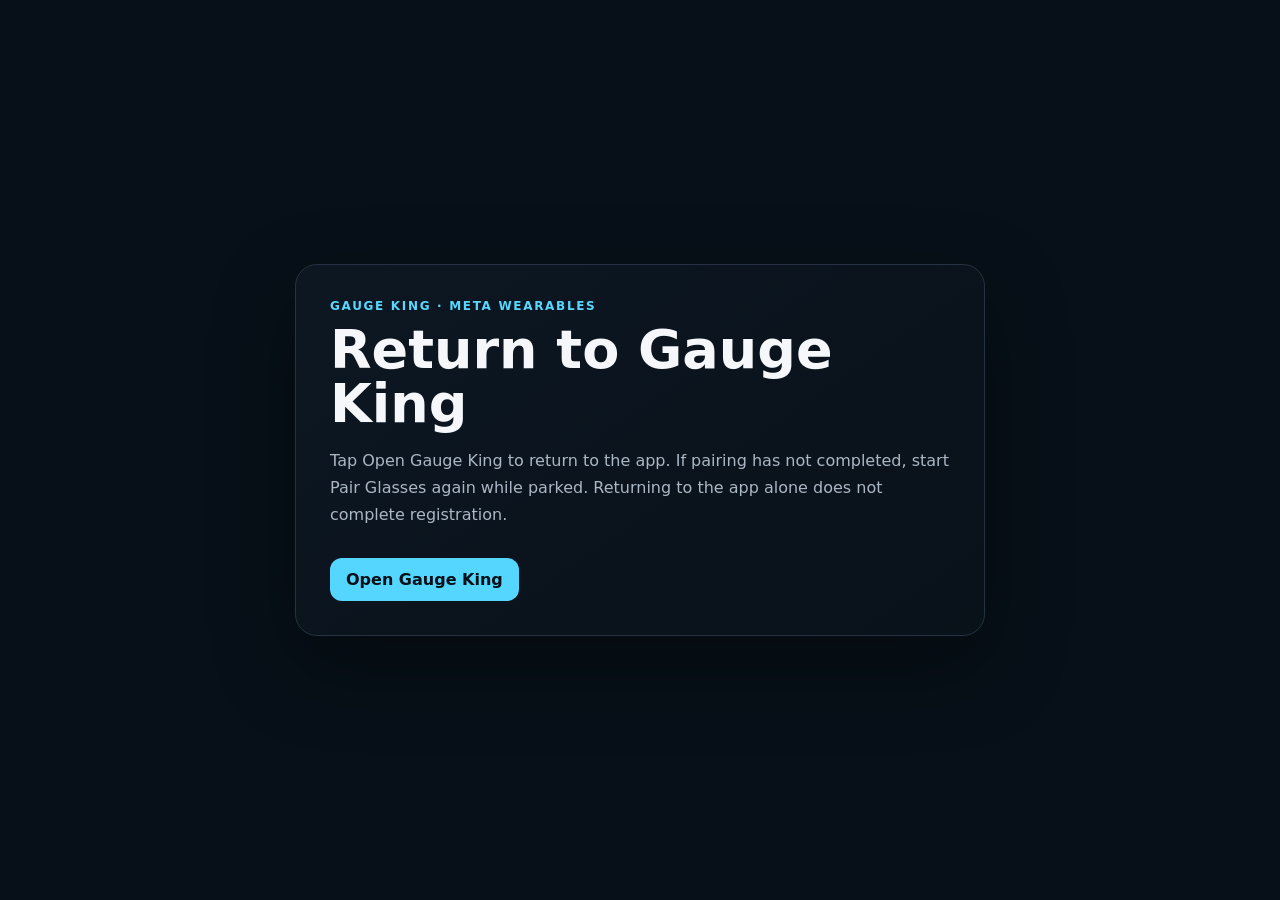
<file: docs/meta/index.html>
<!doctype html>
<html lang="en">
<head>
  <meta charset="utf-8">
  <meta name="viewport" content="width=device-width,initial-scale=1">
  <meta name="robots" content="noindex">
  <meta name="referrer" content="no-referrer">
  <meta name="theme-color" content="#071018">
  <title>Gauge King · Meta Wearables</title>
  <style>
    body{margin:0;min-height:100vh;display:grid;place-items:center;background:#071018;color:#f5f7fa;font-family:Inter,system-ui,-apple-system,BlinkMacSystemFont,"Segoe UI",sans-serif}
    main{width:min(620px,calc(100% - 36px));padding:34px;border:1px solid #263241;border-radius:22px;background:linear-gradient(145deg,#0d1722,#091119);box-shadow:0 30px 80px rgba(0,0,0,.35)}
    .eyebrow{color:#58d7ff;font-size:12px;font-weight:800;letter-spacing:.14em;text-transform:uppercase}
    h1{margin:10px 0 12px;font-size:clamp(32px,7vw,54px);line-height:1}
    p{color:#aab7c4;line-height:1.7;font-size:16px}
    a{display:inline-block;margin-top:14px;padding:12px 16px;border-radius:12px;background:#55d6ff;color:#031018;text-decoration:none;font-weight:850}
  </style>
</head>
<body>
  <main>
    <div class="eyebrow">Gauge King · Meta Wearables</div>
    <h1>Return to Gauge King</h1>
    <p id="instructions">Tap Open Gauge King to return to the app. If pairing has not completed, start Pair Glasses again while parked. Returning to the app alone does not complete registration.</p>
    <a id="open-app" href="gaugeking://dashboard">Open Gauge King</a>
    <noscript><p>JavaScript is required to pass the registration response back to Gauge King. Enable it, then start Pair Glasses again.</p></noscript>
  </main>
  <script>
    const callbackPayload = window.location.search + window.location.hash;
    if (callbackPayload) {
      document.getElementById("open-app").href = "gaugeking://meta" + callbackPayload;
      document.getElementById("instructions").textContent =
        "Meta returned a registration response. Tap Open Gauge King to pass it to the app and finish setup. This requires a Gauge King build with the Meta callback fix.";
    }
  </script>
</body>
</html>
</file>
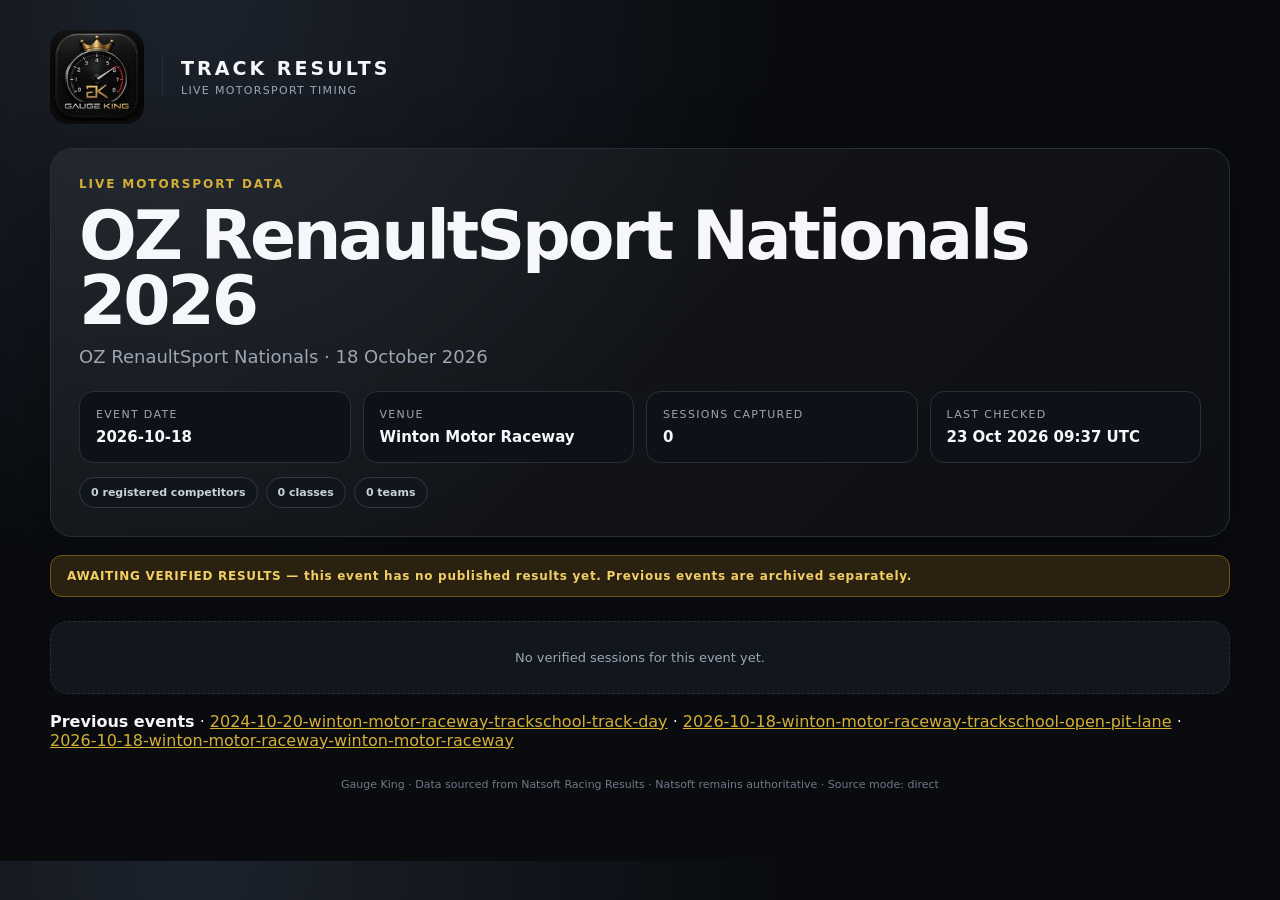
<file: docs/trackresults/index.html>
<!doctype html>
<html lang="en"><head>
<meta charset="utf-8"><meta name="viewport" content="width=device-width,initial-scale=1">
<meta http-equiv="refresh" content="300">
<title>Gauge King Track Results</title>
<link rel="icon" href="assets/gauge-king-logo.jpg?v=4" type="image/jpeg">
<style>
:root{--bg:#090b0f;--panel:#12161d;--line:#282f39;--text:#f5f7fa;--muted:#9ca6b4;--gold:#d4af37;}
*{box-sizing:border-box}body{margin:0;background:radial-gradient(circle at 15% 0,#1c222c 0,#090b0f 42%);color:var(--text);font-family:Inter,ui-sans-serif,system-ui,-apple-system,BlinkMacSystemFont,"Segoe UI",sans-serif}.wrap{width:min(1180px,calc(100% - 32px));margin:0 auto;padding:30px 0 70px}.brand{display:flex;align-items:center;gap:18px;margin-bottom:24px;min-height:94px}.brand-logo{width:94px;height:94px;object-fit:contain;border-radius:18px;display:block}.brand-copy{border-left:1px solid var(--line);padding-left:18px}.brand-copy strong{display:block;font-size:19px;letter-spacing:.16em}.brand-copy small{display:block;color:var(--muted);margin-top:5px;letter-spacing:.12em;font-size:11px}.hero{border:1px solid var(--line);background:linear-gradient(135deg,rgba(255,255,255,.055),rgba(255,255,255,.015));border-radius:22px;padding:28px;margin-bottom:18px;box-shadow:0 20px 70px rgba(0,0,0,.28)}.eyebrow{color:var(--gold);font-size:12px;font-weight:800;letter-spacing:.16em}h2{font-size:clamp(34px,7vw,68px);line-height:.96;margin:12px 0;letter-spacing:-.045em}.subtitle{font-size:18px;color:var(--muted)}.meta{display:grid;grid-template-columns:repeat(4,minmax(0,1fr));gap:12px;margin-top:24px}.meta-card{padding:16px;background:#0e1218;border:1px solid var(--line);border-radius:14px}.meta-card span{display:block;color:var(--muted);font-size:11px;text-transform:uppercase;letter-spacing:.12em;margin-bottom:6px}.meta-card strong{font-size:15px}.registration-summary{display:flex;flex-wrap:wrap;gap:8px;margin-top:14px}.registration-summary span{padding:8px 11px;border-radius:999px;border:1px solid #313844;background:#11161d;color:#c9d1da;font-size:11px;font-weight:750}.validation,.live{padding:13px 16px;border-radius:12px;margin:14px 0 24px;font-size:12px;font-weight:800;letter-spacing:.06em}.validation{background:#2a2110;border:1px solid #6f5619;color:#f1cf64}.live{background:#10251b;border:1px solid #236943;color:#6ee7a7}.session-block{margin-top:34px;padding-top:4px}.section-head{display:flex;justify-content:space-between;gap:20px;align-items:end;margin:0 2px 14px}.section-head h3{margin:0;font-size:24px}.section-head div{color:var(--muted);font-size:13px}.current-badge{display:inline-block;margin-left:8px;padding:4px 7px;border-radius:999px;background:#2a2110;color:#f1cf64;font-size:9px;letter-spacing:.12em;vertical-align:middle}.board-title,.group-heading,.sub-board-head{display:flex;align-items:end;justify-content:space-between;gap:16px;margin:18px 2px 10px}.board-title h4,.group-heading h4{margin:0;font-size:18px}.board-title p,.group-heading span,.sub-board-head span{margin:0;color:var(--muted);font-size:11px}.board-group{margin-top:30px;padding-top:6px;border-top:1px solid rgba(255,255,255,.08)}.sub-board{margin-top:18px}.sub-board-head h5{margin:0;color:var(--gold);font-size:15px;letter-spacing:.04em}.leaderboard-wrap{overflow-x:auto;background:var(--panel);border:1px solid var(--line);border-radius:18px;box-shadow:0 14px 40px rgba(0,0,0,.18)}.leaderboard{width:100%;border-collapse:collapse;min-width:760px}.leaderboard th{padding:13px 14px;text-align:left;color:#7f8997;font-size:10px;letter-spacing:.12em;border-bottom:1px solid var(--line);background:#0e1218}.leaderboard td{padding:14px;border-bottom:1px solid rgba(255,255,255,.06);font-size:13px;vertical-align:middle}.leader-row:hover{background:rgba(255,255,255,.025)}.pos{width:82px}.pos-badge{display:inline-flex;align-items:center;justify-content:center;min-width:38px;height:38px;padding:0 9px;border-radius:11px;background:#191d24;border:1px solid #343b46;font-weight:900;font-size:15px}.leader-row:nth-child(1) .pos-badge{border-color:#7a6420;color:#f1cf64}.car{width:80px;color:var(--gold);font-weight:800}.driver{font-weight:750;font-size:14px!important}.time,.gap{font-variant-numeric:tabular-nums;white-space:nowrap}.gap{font-weight:750}.more{width:132px;text-align:right}.details-btn{border:1px solid #4a515c;background:#171c24;color:#f5f7fa;border-radius:9px;padding:8px 10px;font-size:10px;font-weight:850;letter-spacing:.08em;cursor:pointer;white-space:nowrap}.details-btn:hover{border-color:var(--gold);color:var(--gold)}.detail-row td{padding:0 14px 14px;background:#0d1117}.detail-panel{display:grid;grid-template-columns:repeat(3,minmax(0,1fr));gap:10px;padding:14px;border:1px solid #252c35;border-radius:12px;background:#10151c}.detail-field{padding:10px;background:#0c1016;border-radius:9px}.detail-field span{display:block;color:var(--muted);font-size:10px;text-transform:uppercase;letter-spacing:.08em;margin-bottom:5px}.detail-field strong{font-size:13px}.empty{padding:28px;text-align:center;background:var(--panel);border:1px dashed var(--line);border-radius:18px;color:var(--muted);font-size:13px}footer{margin-top:28px;color:#6f7987;font-size:11px;text-align:center}@media(max-width:760px){.brand{min-height:76px;gap:13px}.brand-logo{width:76px;height:76px}.meta{grid-template-columns:repeat(2,1fr)}.section-head,.board-title,.group-heading,.sub-board-head{align-items:start;flex-direction:column;gap:6px}.leaderboard{min-width:0}.leaderboard th:nth-child(2),.leaderboard td:nth-child(2),.leaderboard th:nth-child(5),.leaderboard td:nth-child(5){display:none}.leaderboard th,.leaderboard td{padding:11px 9px}.pos{width:55px}.more{width:104px}.details-btn{padding:7px 8px;font-size:9px}.detail-row td{display:table-cell!important;padding:0 9px 12px}.detail-panel{grid-template-columns:1fr 1fr}}
</style></head><body><main class="wrap">
<div class="brand"><img class="brand-logo" src="assets/gauge-king-logo.jpg?v=4" alt="Gauge King"><div class="brand-copy"><strong>TRACK RESULTS</strong><small>LIVE MOTORSPORT TIMING</small></div></div>
<section class="hero"><div class="eyebrow">LIVE MOTORSPORT DATA</div><h2>OZ RenaultSport Nationals 2026</h2><div class="subtitle">OZ RenaultSport Nationals · 18 October 2026</div><div class="meta">
<div class="meta-card"><span>Event date</span><strong>2026-10-18</strong></div><div class="meta-card"><span>Venue</span><strong>Winton Motor Raceway</strong></div><div class="meta-card"><span>Sessions captured</span><strong>0</strong></div><div class="meta-card"><span>Last checked</span><strong>23 Oct 2026 09:37 UTC</strong></div>
</div><div class="registration-summary"><span>0 registered competitors</span><span>0 classes</span><span>0 teams</span></div></section><div class="validation">AWAITING VERIFIED RESULTS — this event has no published results yet. Previous events are archived separately.</div>
<div class="empty">No verified sessions for this event yet.</div>
<nav style="margin:18px 0"><strong>Previous events</strong> · <a style="color:#d4af37" href="archive/2024-10-20-winton-motor-raceway-trackschool-track-day/">2024-10-20-winton-motor-raceway-trackschool-track-day</a> · <a style="color:#d4af37" href="archive/2026-10-18-winton-motor-raceway-trackschool-open-pit-lane/">2026-10-18-winton-motor-raceway-trackschool-open-pit-lane</a> · <a style="color:#d4af37" href="archive/2026-10-18-winton-motor-raceway-winton-motor-raceway/">2026-10-18-winton-motor-raceway-winton-motor-raceway</a></nav>
<footer>Gauge King · Data sourced from Natsoft Racing Results · Natsoft remains authoritative · Source mode: direct</footer>
</main>
<script>
function toggleDetails(button,id){
  const row=document.getElementById(id);
  const open=row.hasAttribute('hidden');
  if(open){row.removeAttribute('hidden');button.textContent='HIDE DETAILS';button.setAttribute('aria-expanded','true');}
  else{row.setAttribute('hidden','');button.textContent='MORE DETAILS';button.setAttribute('aria-expanded','false');}
}
</script>
</body></html>
</file>
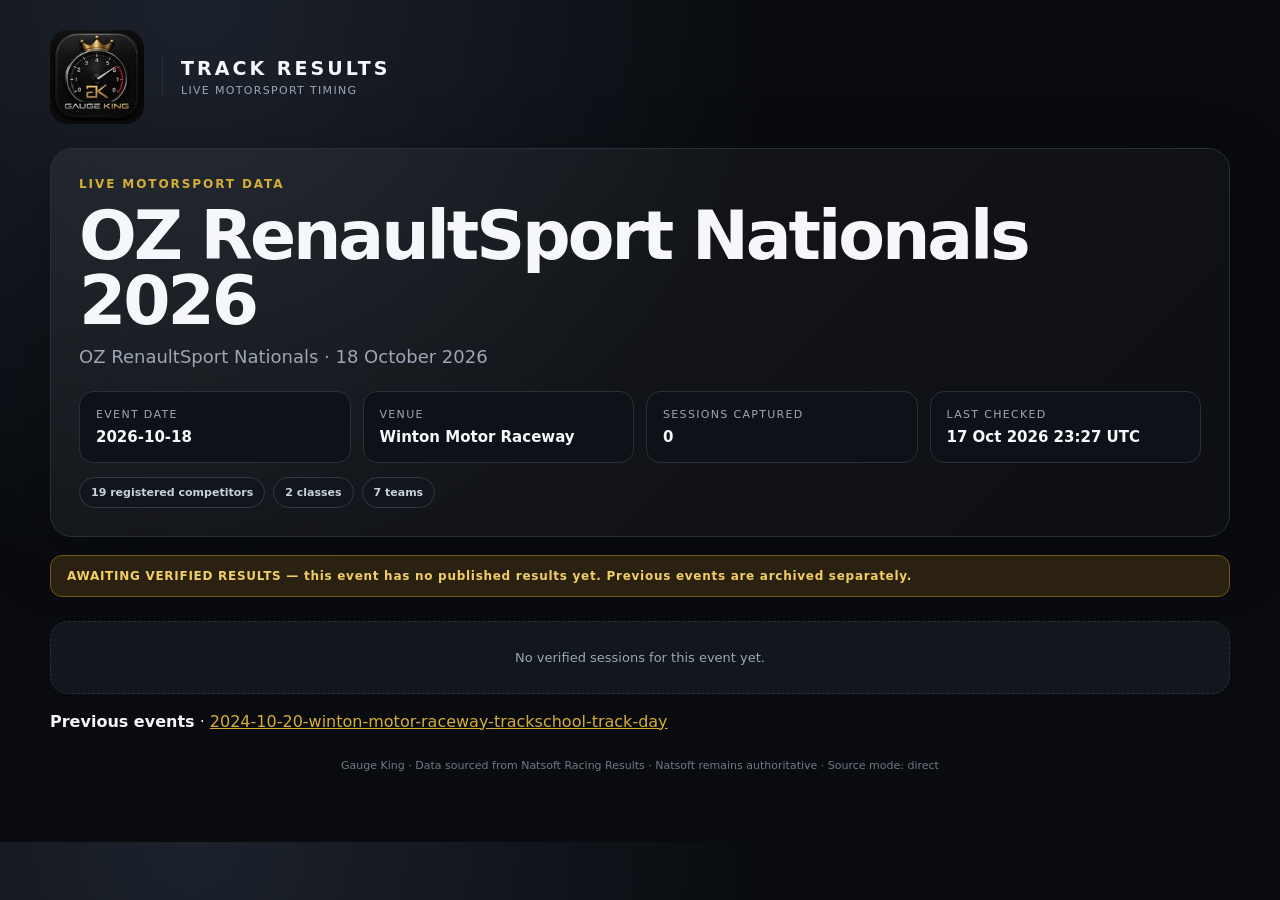
<file: docs/trackresults/archive/2026-10-18-winton-motor-raceway-trackschool-open-pit-lane/index.html>
<!doctype html>
<html lang="en"><head>
<meta charset="utf-8"><meta name="viewport" content="width=device-width,initial-scale=1">
<meta http-equiv="refresh" content="300">
<title>Gauge King Track Results</title>
<link rel="icon" href="assets/gauge-king-logo.jpg?v=4" type="image/jpeg">
<style>
:root{--bg:#090b0f;--panel:#12161d;--line:#282f39;--text:#f5f7fa;--muted:#9ca6b4;--gold:#d4af37;}
*{box-sizing:border-box}body{margin:0;background:radial-gradient(circle at 15% 0,#1c222c 0,#090b0f 42%);color:var(--text);font-family:Inter,ui-sans-serif,system-ui,-apple-system,BlinkMacSystemFont,"Segoe UI",sans-serif}.wrap{width:min(1180px,calc(100% - 32px));margin:0 auto;padding:30px 0 70px}.brand{display:flex;align-items:center;gap:18px;margin-bottom:24px;min-height:94px}.brand-logo{width:94px;height:94px;object-fit:contain;border-radius:18px;display:block}.brand-copy{border-left:1px solid var(--line);padding-left:18px}.brand-copy strong{display:block;font-size:19px;letter-spacing:.16em}.brand-copy small{display:block;color:var(--muted);margin-top:5px;letter-spacing:.12em;font-size:11px}.hero{border:1px solid var(--line);background:linear-gradient(135deg,rgba(255,255,255,.055),rgba(255,255,255,.015));border-radius:22px;padding:28px;margin-bottom:18px;box-shadow:0 20px 70px rgba(0,0,0,.28)}.eyebrow{color:var(--gold);font-size:12px;font-weight:800;letter-spacing:.16em}h2{font-size:clamp(34px,7vw,68px);line-height:.96;margin:12px 0;letter-spacing:-.045em}.subtitle{font-size:18px;color:var(--muted)}.meta{display:grid;grid-template-columns:repeat(4,minmax(0,1fr));gap:12px;margin-top:24px}.meta-card{padding:16px;background:#0e1218;border:1px solid var(--line);border-radius:14px}.meta-card span{display:block;color:var(--muted);font-size:11px;text-transform:uppercase;letter-spacing:.12em;margin-bottom:6px}.meta-card strong{font-size:15px}.registration-summary{display:flex;flex-wrap:wrap;gap:8px;margin-top:14px}.registration-summary span{padding:8px 11px;border-radius:999px;border:1px solid #313844;background:#11161d;color:#c9d1da;font-size:11px;font-weight:750}.validation,.live{padding:13px 16px;border-radius:12px;margin:14px 0 24px;font-size:12px;font-weight:800;letter-spacing:.06em}.validation{background:#2a2110;border:1px solid #6f5619;color:#f1cf64}.live{background:#10251b;border:1px solid #236943;color:#6ee7a7}.session-block{margin-top:34px;padding-top:4px}.section-head{display:flex;justify-content:space-between;gap:20px;align-items:end;margin:0 2px 14px}.section-head h3{margin:0;font-size:24px}.section-head div{color:var(--muted);font-size:13px}.current-badge{display:inline-block;margin-left:8px;padding:4px 7px;border-radius:999px;background:#2a2110;color:#f1cf64;font-size:9px;letter-spacing:.12em;vertical-align:middle}.board-title,.group-heading,.sub-board-head{display:flex;align-items:end;justify-content:space-between;gap:16px;margin:18px 2px 10px}.board-title h4,.group-heading h4{margin:0;font-size:18px}.board-title p,.group-heading span,.sub-board-head span{margin:0;color:var(--muted);font-size:11px}.board-group{margin-top:30px;padding-top:6px;border-top:1px solid rgba(255,255,255,.08)}.sub-board{margin-top:18px}.sub-board-head h5{margin:0;color:var(--gold);font-size:15px;letter-spacing:.04em}.leaderboard-wrap{overflow-x:auto;background:var(--panel);border:1px solid var(--line);border-radius:18px;box-shadow:0 14px 40px rgba(0,0,0,.18)}.leaderboard{width:100%;border-collapse:collapse;min-width:760px}.leaderboard th{padding:13px 14px;text-align:left;color:#7f8997;font-size:10px;letter-spacing:.12em;border-bottom:1px solid var(--line);background:#0e1218}.leaderboard td{padding:14px;border-bottom:1px solid rgba(255,255,255,.06);font-size:13px;vertical-align:middle}.leader-row:hover{background:rgba(255,255,255,.025)}.pos{width:82px}.pos-badge{display:inline-flex;align-items:center;justify-content:center;min-width:38px;height:38px;padding:0 9px;border-radius:11px;background:#191d24;border:1px solid #343b46;font-weight:900;font-size:15px}.leader-row:nth-child(1) .pos-badge{border-color:#7a6420;color:#f1cf64}.car{width:80px;color:var(--gold);font-weight:800}.driver{font-weight:750;font-size:14px!important}.time,.gap{font-variant-numeric:tabular-nums;white-space:nowrap}.gap{font-weight:750}.more{width:132px;text-align:right}.details-btn{border:1px solid #4a515c;background:#171c24;color:#f5f7fa;border-radius:9px;padding:8px 10px;font-size:10px;font-weight:850;letter-spacing:.08em;cursor:pointer;white-space:nowrap}.details-btn:hover{border-color:var(--gold);color:var(--gold)}.detail-row td{padding:0 14px 14px;background:#0d1117}.detail-panel{display:grid;grid-template-columns:repeat(3,minmax(0,1fr));gap:10px;padding:14px;border:1px solid #252c35;border-radius:12px;background:#10151c}.detail-field{padding:10px;background:#0c1016;border-radius:9px}.detail-field span{display:block;color:var(--muted);font-size:10px;text-transform:uppercase;letter-spacing:.08em;margin-bottom:5px}.detail-field strong{font-size:13px}.empty{padding:28px;text-align:center;background:var(--panel);border:1px dashed var(--line);border-radius:18px;color:var(--muted);font-size:13px}footer{margin-top:28px;color:#6f7987;font-size:11px;text-align:center}@media(max-width:760px){.brand{min-height:76px;gap:13px}.brand-logo{width:76px;height:76px}.meta{grid-template-columns:repeat(2,1fr)}.section-head,.board-title,.group-heading,.sub-board-head{align-items:start;flex-direction:column;gap:6px}.leaderboard{min-width:0}.leaderboard th:nth-child(2),.leaderboard td:nth-child(2),.leaderboard th:nth-child(5),.leaderboard td:nth-child(5){display:none}.leaderboard th,.leaderboard td{padding:11px 9px}.pos{width:55px}.more{width:104px}.details-btn{padding:7px 8px;font-size:9px}.detail-row td{display:table-cell!important;padding:0 9px 12px}.detail-panel{grid-template-columns:1fr 1fr}}
</style></head><body><main class="wrap">
<div class="brand"><img class="brand-logo" src="../../assets/gauge-king-logo.jpg?v=4" alt="Gauge King"><div class="brand-copy"><strong>TRACK RESULTS</strong><small>LIVE MOTORSPORT TIMING</small></div></div>
<section class="hero"><div class="eyebrow">LIVE MOTORSPORT DATA</div><h2>OZ RenaultSport Nationals 2026</h2><div class="subtitle">OZ RenaultSport Nationals · 18 October 2026</div><div class="meta">
<div class="meta-card"><span>Event date</span><strong>2026-10-18</strong></div><div class="meta-card"><span>Venue</span><strong>Winton Motor Raceway</strong></div><div class="meta-card"><span>Sessions captured</span><strong>0</strong></div><div class="meta-card"><span>Last checked</span><strong>17 Oct 2026 23:27 UTC</strong></div>
</div><div class="registration-summary"><span>19 registered competitors</span><span>2 classes</span><span>7 teams</span></div></section><div class="validation">AWAITING VERIFIED RESULTS — this event has no published results yet. Previous events are archived separately.</div>
<div class="empty">No verified sessions for this event yet.</div>
<nav style="margin:18px 0"><strong>Previous events</strong> · <a style="color:#d4af37" href="archive/2024-10-20-winton-motor-raceway-trackschool-track-day/">2024-10-20-winton-motor-raceway-trackschool-track-day</a></nav>
<footer>Gauge King · Data sourced from Natsoft Racing Results · Natsoft remains authoritative · Source mode: direct</footer>
</main>
<script>
function toggleDetails(button,id){
  const row=document.getElementById(id);
  const open=row.hasAttribute('hidden');
  if(open){row.removeAttribute('hidden');button.textContent='HIDE DETAILS';button.setAttribute('aria-expanded','true');}
  else{row.setAttribute('hidden','');button.textContent='MORE DETAILS';button.setAttribute('aria-expanded','false');}
}
</script>
</body></html>
</file>
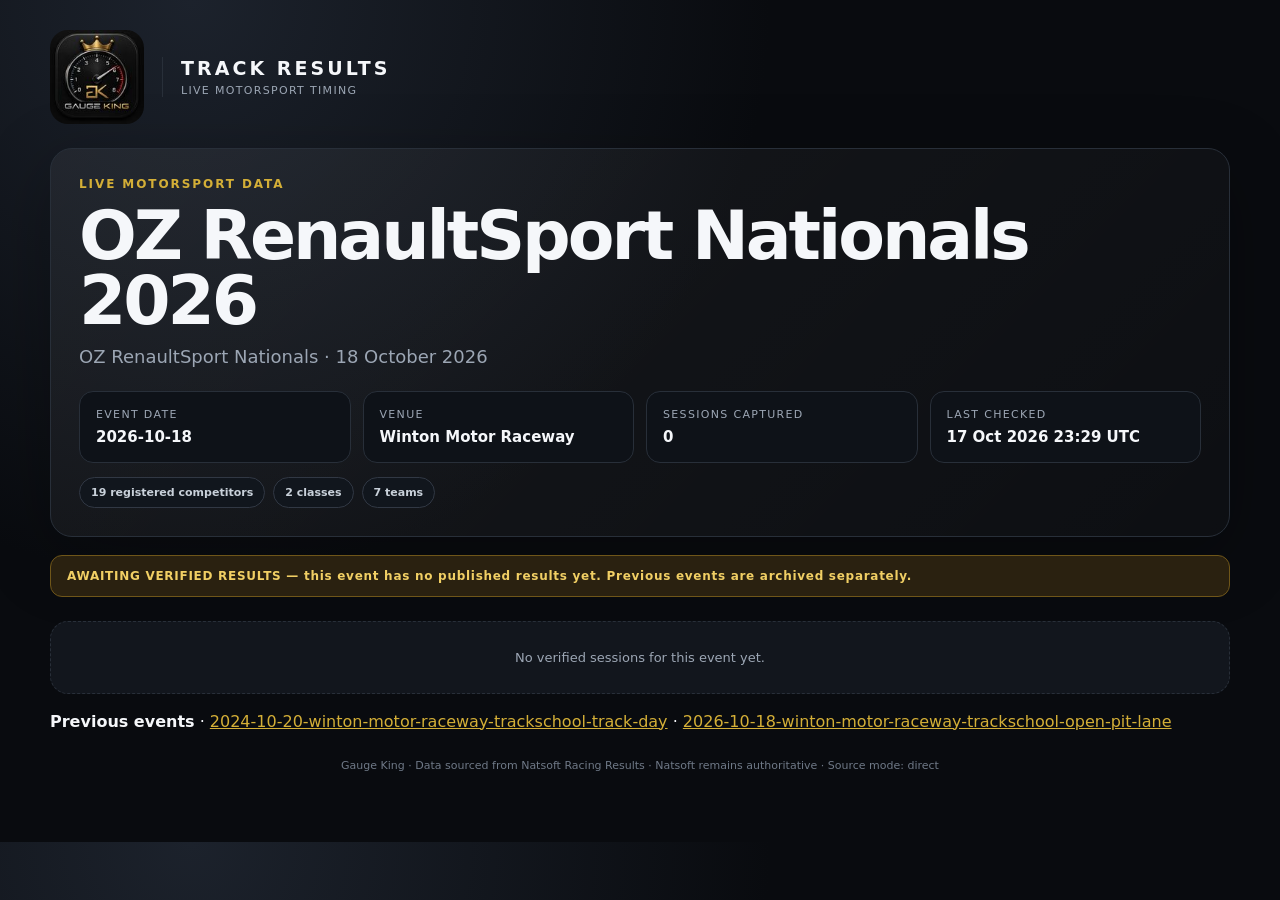
<file: docs/trackresults/archive/2026-10-18-winton-motor-raceway-winton-motor-raceway/index.html>
<!doctype html>
<html lang="en"><head>
<meta charset="utf-8"><meta name="viewport" content="width=device-width,initial-scale=1">
<meta http-equiv="refresh" content="300">
<title>Gauge King Track Results</title>
<link rel="icon" href="assets/gauge-king-logo.jpg?v=4" type="image/jpeg">
<style>
:root{--bg:#090b0f;--panel:#12161d;--line:#282f39;--text:#f5f7fa;--muted:#9ca6b4;--gold:#d4af37;}
*{box-sizing:border-box}body{margin:0;background:radial-gradient(circle at 15% 0,#1c222c 0,#090b0f 42%);color:var(--text);font-family:Inter,ui-sans-serif,system-ui,-apple-system,BlinkMacSystemFont,"Segoe UI",sans-serif}.wrap{width:min(1180px,calc(100% - 32px));margin:0 auto;padding:30px 0 70px}.brand{display:flex;align-items:center;gap:18px;margin-bottom:24px;min-height:94px}.brand-logo{width:94px;height:94px;object-fit:contain;border-radius:18px;display:block}.brand-copy{border-left:1px solid var(--line);padding-left:18px}.brand-copy strong{display:block;font-size:19px;letter-spacing:.16em}.brand-copy small{display:block;color:var(--muted);margin-top:5px;letter-spacing:.12em;font-size:11px}.hero{border:1px solid var(--line);background:linear-gradient(135deg,rgba(255,255,255,.055),rgba(255,255,255,.015));border-radius:22px;padding:28px;margin-bottom:18px;box-shadow:0 20px 70px rgba(0,0,0,.28)}.eyebrow{color:var(--gold);font-size:12px;font-weight:800;letter-spacing:.16em}h2{font-size:clamp(34px,7vw,68px);line-height:.96;margin:12px 0;letter-spacing:-.045em}.subtitle{font-size:18px;color:var(--muted)}.meta{display:grid;grid-template-columns:repeat(4,minmax(0,1fr));gap:12px;margin-top:24px}.meta-card{padding:16px;background:#0e1218;border:1px solid var(--line);border-radius:14px}.meta-card span{display:block;color:var(--muted);font-size:11px;text-transform:uppercase;letter-spacing:.12em;margin-bottom:6px}.meta-card strong{font-size:15px}.registration-summary{display:flex;flex-wrap:wrap;gap:8px;margin-top:14px}.registration-summary span{padding:8px 11px;border-radius:999px;border:1px solid #313844;background:#11161d;color:#c9d1da;font-size:11px;font-weight:750}.validation,.live{padding:13px 16px;border-radius:12px;margin:14px 0 24px;font-size:12px;font-weight:800;letter-spacing:.06em}.validation{background:#2a2110;border:1px solid #6f5619;color:#f1cf64}.live{background:#10251b;border:1px solid #236943;color:#6ee7a7}.session-block{margin-top:34px;padding-top:4px}.section-head{display:flex;justify-content:space-between;gap:20px;align-items:end;margin:0 2px 14px}.section-head h3{margin:0;font-size:24px}.section-head div{color:var(--muted);font-size:13px}.current-badge{display:inline-block;margin-left:8px;padding:4px 7px;border-radius:999px;background:#2a2110;color:#f1cf64;font-size:9px;letter-spacing:.12em;vertical-align:middle}.board-title,.group-heading,.sub-board-head{display:flex;align-items:end;justify-content:space-between;gap:16px;margin:18px 2px 10px}.board-title h4,.group-heading h4{margin:0;font-size:18px}.board-title p,.group-heading span,.sub-board-head span{margin:0;color:var(--muted);font-size:11px}.board-group{margin-top:30px;padding-top:6px;border-top:1px solid rgba(255,255,255,.08)}.sub-board{margin-top:18px}.sub-board-head h5{margin:0;color:var(--gold);font-size:15px;letter-spacing:.04em}.leaderboard-wrap{overflow-x:auto;background:var(--panel);border:1px solid var(--line);border-radius:18px;box-shadow:0 14px 40px rgba(0,0,0,.18)}.leaderboard{width:100%;border-collapse:collapse;min-width:760px}.leaderboard th{padding:13px 14px;text-align:left;color:#7f8997;font-size:10px;letter-spacing:.12em;border-bottom:1px solid var(--line);background:#0e1218}.leaderboard td{padding:14px;border-bottom:1px solid rgba(255,255,255,.06);font-size:13px;vertical-align:middle}.leader-row:hover{background:rgba(255,255,255,.025)}.pos{width:82px}.pos-badge{display:inline-flex;align-items:center;justify-content:center;min-width:38px;height:38px;padding:0 9px;border-radius:11px;background:#191d24;border:1px solid #343b46;font-weight:900;font-size:15px}.leader-row:nth-child(1) .pos-badge{border-color:#7a6420;color:#f1cf64}.car{width:80px;color:var(--gold);font-weight:800}.driver{font-weight:750;font-size:14px!important}.time,.gap{font-variant-numeric:tabular-nums;white-space:nowrap}.gap{font-weight:750}.more{width:132px;text-align:right}.details-btn{border:1px solid #4a515c;background:#171c24;color:#f5f7fa;border-radius:9px;padding:8px 10px;font-size:10px;font-weight:850;letter-spacing:.08em;cursor:pointer;white-space:nowrap}.details-btn:hover{border-color:var(--gold);color:var(--gold)}.detail-row td{padding:0 14px 14px;background:#0d1117}.detail-panel{display:grid;grid-template-columns:repeat(3,minmax(0,1fr));gap:10px;padding:14px;border:1px solid #252c35;border-radius:12px;background:#10151c}.detail-field{padding:10px;background:#0c1016;border-radius:9px}.detail-field span{display:block;color:var(--muted);font-size:10px;text-transform:uppercase;letter-spacing:.08em;margin-bottom:5px}.detail-field strong{font-size:13px}.empty{padding:28px;text-align:center;background:var(--panel);border:1px dashed var(--line);border-radius:18px;color:var(--muted);font-size:13px}footer{margin-top:28px;color:#6f7987;font-size:11px;text-align:center}@media(max-width:760px){.brand{min-height:76px;gap:13px}.brand-logo{width:76px;height:76px}.meta{grid-template-columns:repeat(2,1fr)}.section-head,.board-title,.group-heading,.sub-board-head{align-items:start;flex-direction:column;gap:6px}.leaderboard{min-width:0}.leaderboard th:nth-child(2),.leaderboard td:nth-child(2),.leaderboard th:nth-child(5),.leaderboard td:nth-child(5){display:none}.leaderboard th,.leaderboard td{padding:11px 9px}.pos{width:55px}.more{width:104px}.details-btn{padding:7px 8px;font-size:9px}.detail-row td{display:table-cell!important;padding:0 9px 12px}.detail-panel{grid-template-columns:1fr 1fr}}
</style></head><body><main class="wrap">
<div class="brand"><img class="brand-logo" src="../../assets/gauge-king-logo.jpg?v=4" alt="Gauge King"><div class="brand-copy"><strong>TRACK RESULTS</strong><small>LIVE MOTORSPORT TIMING</small></div></div>
<section class="hero"><div class="eyebrow">LIVE MOTORSPORT DATA</div><h2>OZ RenaultSport Nationals 2026</h2><div class="subtitle">OZ RenaultSport Nationals · 18 October 2026</div><div class="meta">
<div class="meta-card"><span>Event date</span><strong>2026-10-18</strong></div><div class="meta-card"><span>Venue</span><strong>Winton Motor Raceway</strong></div><div class="meta-card"><span>Sessions captured</span><strong>0</strong></div><div class="meta-card"><span>Last checked</span><strong>17 Oct 2026 23:29 UTC</strong></div>
</div><div class="registration-summary"><span>19 registered competitors</span><span>2 classes</span><span>7 teams</span></div></section><div class="validation">AWAITING VERIFIED RESULTS — this event has no published results yet. Previous events are archived separately.</div>
<div class="empty">No verified sessions for this event yet.</div>
<nav style="margin:18px 0"><strong>Previous events</strong> · <a style="color:#d4af37" href="archive/2024-10-20-winton-motor-raceway-trackschool-track-day/">2024-10-20-winton-motor-raceway-trackschool-track-day</a> · <a style="color:#d4af37" href="archive/2026-10-18-winton-motor-raceway-trackschool-open-pit-lane/">2026-10-18-winton-motor-raceway-trackschool-open-pit-lane</a></nav>
<footer>Gauge King · Data sourced from Natsoft Racing Results · Natsoft remains authoritative · Source mode: direct</footer>
</main>
<script>
function toggleDetails(button,id){
  const row=document.getElementById(id);
  const open=row.hasAttribute('hidden');
  if(open){row.removeAttribute('hidden');button.textContent='HIDE DETAILS';button.setAttribute('aria-expanded','true');}
  else{row.setAttribute('hidden','');button.textContent='MORE DETAILS';button.setAttribute('aria-expanded','false');}
}
</script>
</body></html>
</file>
<file: docs/assets/gaugeking.css>
*{box-sizing:border-box}html{scroll-behavior:smooth}body{margin:0}body.landing-body{--bg:#04080c;--bg2:#09131a;--panel:rgba(10,20,29,.72);--panel2:rgba(9,19,27,.94);--line:rgba(255,255,255,.1);--ink:#eef4f7;--muted:#9aa9b6;--brand:#53d5ff;--brand2:#10b7ff;--accent:#7cffb6;--warm:#ffc261;--shadow:0 24px 80px rgba(0,0,0,.35);margin:0;color:var(--ink);font-family:"Manrope","Avenir Next","Helvetica Neue",Arial,sans-serif;background:radial-gradient(circle at top left,rgba(16,183,255,.2),transparent 28%),radial-gradient(circle at 85% 12%,rgba(124,255,182,.12),transparent 18%),radial-gradient(circle at 50% 120%,rgba(255,194,97,.16),transparent 24%),linear-gradient(180deg,#03070b 0%,#071019 48%,#09131a 100%);min-height:100vh}body.landing-body:before{content:"";position:fixed;inset:0;pointer-events:none;background-image:linear-gradient(rgba(255,255,255,.02) 1px,transparent 1px),linear-gradient(90deg,rgba(255,255,255,.02) 1px,transparent 1px);background-size:72px 72px;mask-image:linear-gradient(180deg,rgba(0,0,0,.6),transparent 92%)}a{color:inherit}.page-shell{width:min(calc(100% - 32px),1280px);margin:0 auto;padding:18px 0 80px}.site-header{position:sticky;top:14px;z-index:20;display:grid;grid-template-columns:minmax(0,1fr) auto;grid-template-areas:"brand cta" "nav nav";align-items:center;gap:12px 18px;margin-bottom:22px;padding:12px 18px;border-radius:22px;background:rgba(6,12,18,.72);border:1px solid rgba(255,255,255,.08);backdrop-filter:blur(18px);box-shadow:0 18px 48px rgba(0,0,0,.24);transition:.18s ease}.site-header.is-scrolled{background:rgba(4,8,12,.91);border-color:rgba(83,213,255,.18)}.brand-lockup{grid-area:brand;display:inline-flex;align-items:center;gap:12px;text-decoration:none;width:max-content}.brand-lockup img{display:block;width:54px;height:54px;object-fit:cover;border-radius:15px;box-shadow:0 16px 30px rgba(0,0,0,.35)}.brand-kicker{display:block;color:var(--brand);letter-spacing:.16em;text-transform:uppercase;font-size:10px;font-weight:800}.brand-name{display:block;margin-top:3px;color:#f4fbff;font-family:"Space Grotesk",sans-serif;font-size:20px;font-weight:700}.site-nav{grid-area:nav;display:flex;flex-wrap:wrap;gap:8px}.site-nav a,.button-link{min-height:46px;padding:12px 16px;border-radius:999px;border:1px solid transparent;font-weight:700;text-decoration:none;display:inline-flex;align-items:center;justify-content:center;transition:transform .16s ease,background-color .16s ease,border-color .16s ease,color .16s ease}.site-nav a{color:var(--muted);background:rgba(255,255,255,.03);border-color:rgba(255,255,255,.05)}.site-nav a:hover,.button-link:hover{transform:translateY(-1px)}.site-nav a:hover{color:#fff;background:rgba(255,255,255,.06)}.button-link.primary{color:#031018;background:linear-gradient(135deg,var(--brand),#9fe9ff);box-shadow:0 16px 34px rgba(16,183,255,.22)}.button-link.secondary{color:#f4fbff;background:rgba(255,255,255,.05);border-color:rgba(255,255,255,.12)}.button-link.tertiary{color:var(--brand);background:transparent;border-color:rgba(83,213,255,.2)}.header-cta{grid-area:cta;white-space:nowrap}.landing-main{display:grid;gap:28px}.landing-hero{position:relative;overflow:hidden;display:grid;grid-template-columns:minmax(0,1.08fr) minmax(360px,.92fr);gap:28px;align-items:center;padding:clamp(30px,5vw,60px);min-height:620px;border:1px solid rgba(83,213,255,.14);border-radius:32px;background:linear-gradient(145deg,rgba(7,18,27,.96),rgba(6,15,23,.86));box-shadow:var(--shadow)}.landing-hero:before{content:"";position:absolute;width:500px;height:500px;border-radius:50%;right:-180px;top:-240px;background:rgba(16,183,255,.13);filter:blur(20px)}.landing-hero:after{content:"";position:absolute;width:420px;height:240px;border-radius:50%;left:22%;bottom:-180px;background:rgba(124,255,182,.08);filter:blur(34px)}.hero-copy,.hero-visual{position:relative;z-index:1}.eyebrow,.section-tag,.surface-label{display:inline-block;color:var(--brand);letter-spacing:.16em;text-transform:uppercase;font-size:11px;font-weight:800}.hero-copy h1{margin:14px 0 18px;font-family:"Space Grotesk",sans-serif;font-size:clamp(54px,8vw,96px);line-height:.92;letter-spacing:-.055em}.hero-lead{max-width:62ch;margin:0;color:#dce9ee;font-size:clamp(18px,2vw,22px);line-height:1.65}.hero-support{max-width:64ch;margin:18px 0 0;color:var(--muted);font-size:16px;line-height:1.7}.hero-actions{display:flex;flex-wrap:wrap;gap:12px;margin-top:26px}.gk-hero-badges{display:flex;flex-wrap:wrap;gap:10px;margin-top:22px}.gk-badge{padding:9px 14px;border-radius:999px;background:rgba(255,255,255,.05);border:1px solid rgba(255,255,255,.08);color:#e4f5fa;font-weight:700;font-size:13px}.glass-panel{background:linear-gradient(180deg,rgba(10,20,29,.84),rgba(8,16,24,.72));border:1px solid rgba(255,255,255,.09);backdrop-filter:blur(18px);box-shadow:0 20px 70px rgba(0,0,0,.28)}.signal-surface{padding:22px;border-radius:24px}.surface-head{display:flex;justify-content:space-between;gap:14px;padding-bottom:16px;color:var(--muted);font-size:12px}.surface-grid{display:grid;gap:12px}.surface-card{padding:20px;border-radius:18px;background:rgba(255,255,255,.035);border:1px solid rgba(255,255,255,.07)}.surface-card--accent{border-color:rgba(124,255,182,.25);background:linear-gradient(135deg,rgba(124,255,182,.08),rgba(83,213,255,.06))}.surface-card strong{display:block;margin:8px 0 6px;color:#f4fbff;font-family:"Space Grotesk",sans-serif;font-size:19px}.surface-card p{margin:0;color:var(--muted);line-height:1.65}.landing-section{padding:clamp(26px,4vw,44px);border-radius:24px;background:rgba(6,14,21,.42);border:1px solid rgba(255,255,255,.065)}.gk-release-banner{display:flex;align-items:center;justify-content:space-between;gap:24px;border-color:rgba(124,255,182,.24);background:linear-gradient(110deg,rgba(12,39,38,.9),rgba(9,25,34,.78));box-shadow:0 18px 48px rgba(0,0,0,.2)}.gk-release-copy h2,.gk-section-intro h2{margin:8px 0 10px;color:#f4fbff;font-family:"Space Grotesk",sans-serif;font-size:clamp(26px,3.5vw,38px)}.gk-release-copy p,.gk-section-intro p{max-width:66ch;margin:0;color:#b7c7ce;line-height:1.7}.gk-video-section{padding-bottom:clamp(28px,4vw,46px)}.gk-video-wrap{position:relative;width:100%;padding-top:56.25%;margin-top:24px;border-radius:20px;overflow:hidden;background:#020507;border:1px solid rgba(255,255,255,.08);box-shadow:0 20px 60px rgba(0,0,0,.25)}.gk-video-wrap video,.gk-video-wrap iframe{position:absolute;inset:0;width:100%;height:100%;border:0;background:#000}.gk-feature-grid{display:grid;grid-template-columns:repeat(auto-fit,minmax(280px,1fr));gap:18px;margin-top:28px}.gk-feature-card{padding:26px;border-radius:20px;background:linear-gradient(180deg,rgba(10,20,29,.84),rgba(8,16,24,.72));border:1px solid rgba(255,255,255,.08);backdrop-filter:blur(18px)}.feature-icon{display:inline-flex;align-items:center;justify-content:center;width:42px;height:42px;border-radius:12px;background:rgba(83,213,255,.12);border:1px solid rgba(83,213,255,.2);color:var(--brand);font-weight:800;font-size:13px;letter-spacing:.06em;margin-bottom:14px}.gk-feature-card h3{margin:0 0 10px;color:#f4fbff;font-size:18px;font-family:"Space Grotesk",sans-serif}.gk-feature-card p{margin:0;color:var(--muted);line-height:1.7;font-size:15px}.final-cta .glass-panel{padding:42px;border-radius:24px;text-align:center}.landing-footer{margin-top:60px;padding-top:32px;border-top:1px solid rgba(255,255,255,.08);display:flex;justify-content:space-between;flex-wrap:wrap;gap:16px}.landing-footer p{color:var(--muted);margin:0;font-size:14px}.footer-links{display:flex;gap:16px;flex-wrap:wrap}.footer-links a{color:var(--muted);text-decoration:none;font-size:14px}.footer-links a:hover{color:var(--brand)}[data-reveal]{opacity:0;transform:translateY(12px);transition:opacity .55s ease,transform .55s ease}[data-reveal].is-visible{opacity:1;transform:none}@media(prefers-reduced-motion:reduce){[data-reveal]{opacity:1;transform:none;transition:none}}@media(max-width:880px){.landing-hero{grid-template-columns:1fr;min-height:auto}.hero-visual{margin-top:10px}.site-header{grid-template-columns:1fr auto}.header-cta{display:none}}@media(max-width:720px){.page-shell{width:min(calc(100% - 20px),1280px);padding-top:10px}.site-header{top:7px;padding:10px 12px;border-radius:18px}.brand-lockup img{width:46px;height:46px}.brand-kicker{font-size:9px}.brand-name{font-size:17px}.site-nav{overflow-x:auto;flex-wrap:nowrap;padding-bottom:2px;scrollbar-width:none}.site-nav::-webkit-scrollbar{display:none}.site-nav a{white-space:nowrap;min-height:40px;padding:9px 12px;font-size:13px}.landing-hero{padding:28px 22px;border-radius:24px}.hero-copy h1{font-size:clamp(48px,18vw,74px)}.landing-section{padding:24px 20px}.gk-release-banner{align-items:flex-start;flex-direction:column}.gk-feature-grid{grid-template-columns:1fr}.surface-head{flex-direction:column}.landing-footer{margin-top:40px}.final-cta .glass-panel{padding:30px 20px}}
/* App screenshot showcase */
.landing-hero{isolation:isolate}
.hero-bg-shots{position:absolute;inset:0;overflow:hidden;pointer-events:none;z-index:0}
.hero-bg-shots:after{content:"";position:absolute;inset:0;background:linear-gradient(90deg,rgba(5,13,20,.98) 0%,rgba(5,13,20,.9) 46%,rgba(5,13,20,.55) 72%,rgba(5,13,20,.82) 100%)}
.hero-shot{position:absolute;border-radius:22px;opacity:.18;filter:saturate(.9) blur(.3px);box-shadow:0 30px 90px rgba(0,0,0,.6)}
.hero-shot--one{width:58%;right:-8%;top:10%;transform:rotate(-4deg)}
.hero-shot--two{width:44%;right:2%;bottom:8%;transform:rotate(3deg);opacity:.16}
.hero-shot--three{width:48%;left:28%;bottom:-18%;transform:rotate(-2deg);opacity:.1}
.device-stack{position:relative;min-height:520px;display:flex;align-items:center;justify-content:center}
.app-shot{position:absolute;margin:0;overflow:hidden;border-radius:28px;border:1px solid rgba(255,255,255,.12);background:#03070b;box-shadow:0 30px 90px rgba(0,0,0,.55),0 0 50px rgba(83,213,255,.12)}
.app-shot img{display:block;width:100%;height:auto}
.app-shot figcaption{position:absolute;left:14px;bottom:12px;padding:8px 11px;border-radius:999px;background:rgba(3,8,12,.78);backdrop-filter:blur(10px);color:#dce9ee;font-size:11px;font-weight:800;letter-spacing:.04em}
.app-shot--portrait{width:min(58%,300px);left:8%;top:10%;z-index:2;transform:rotate(-3deg)}
.app-shot--mini{width:78%;right:-3%;bottom:7%;z-index:3;transform:rotate(2deg);border-radius:20px}
.app-showcase,.feature-visual{display:grid;grid-template-columns:minmax(0,.82fr) minmax(0,1.18fr);gap:32px;align-items:center;overflow:hidden;position:relative}
.app-showcase:before,.feature-visual:before{content:"";position:absolute;width:360px;height:360px;border-radius:50%;right:-160px;top:-180px;background:rgba(83,213,255,.08);filter:blur(24px);pointer-events:none}
.showcase-copy h2,.feature-visual-copy h2{margin:8px 0 12px;color:#f4fbff;font-family:"Space Grotesk",sans-serif;font-size:clamp(28px,4vw,44px);line-height:1.05}
.showcase-copy p,.feature-visual-copy p{margin:0;color:#b7c7ce;line-height:1.75;font-size:16px}
.showcase-points,.feature-pills{display:flex;flex-wrap:wrap;gap:9px;margin-top:20px}
.showcase-points span,.feature-pills span{padding:9px 12px;border-radius:999px;background:rgba(255,255,255,.045);border:1px solid rgba(255,255,255,.08);color:#dce9ee;font-size:12px;font-weight:700}
.showcase-media{position:relative;min-height:410px}
.showcase-wide{position:absolute;width:88%;right:0;top:10%;border-radius:24px;border:1px solid rgba(255,255,255,.1);box-shadow:0 28px 70px rgba(0,0,0,.45)}
.showcase-phone{position:absolute;width:25%;min-width:135px;left:0;bottom:0;border-radius:22px;border:1px solid rgba(255,255,255,.12);box-shadow:0 24px 60px rgba(0,0,0,.55),0 0 38px rgba(83,213,255,.14)}
.feature-visual--shift{border-color:rgba(255,194,97,.18);background:linear-gradient(115deg,rgba(39,25,9,.35),rgba(6,14,21,.72))}
.feature-visual--test{grid-template-columns:minmax(0,1.2fr) minmax(0,.8fr);border-color:rgba(83,213,255,.14)}
.feature-screen{margin:0;position:relative;z-index:1}
.feature-screen img{display:block;width:100%;height:auto;border-radius:20px;border:1px solid rgba(255,255,255,.1);box-shadow:0 24px 70px rgba(0,0,0,.45)}
.feature-screen--large img{border-color:rgba(255,194,97,.14)}
.gk-feature-card--image{position:relative;overflow:hidden;min-height:260px}
.gk-feature-card--image>*{position:relative;z-index:2}
.feature-card-image{position:absolute!important;z-index:0!important;inset:0;background-size:cover;background-position:center;opacity:.2;filter:saturate(.9)}
.gk-feature-card--image:after{content:"";position:absolute;inset:0;z-index:1;background:linear-gradient(180deg,rgba(8,16,24,.54),rgba(8,16,24,.97) 66%)}
.screenshot-gallery{overflow:hidden}
.gallery-grid{display:grid;grid-template-columns:.65fr 1.35fr;gap:16px;margin-top:26px;align-items:start}
.gallery-grid img{display:block;width:100%;border-radius:20px;border:1px solid rgba(255,255,255,.09);background:#020507;box-shadow:0 18px 48px rgba(0,0,0,.3)}
.gallery-grid img:nth-child(1){grid-row:span 2}
.gallery-grid img:nth-child(3),.gallery-grid img:nth-child(4){grid-column:2}
@media(max-width:880px){
  .device-stack{min-height:430px}
  .app-showcase,.feature-visual,.feature-visual--test{grid-template-columns:1fr}
  .showcase-media{min-height:360px}
  .feature-visual--test .feature-screen{order:2}
  .feature-visual--test .feature-visual-copy{order:1}
}
@media(max-width:720px){
  .hero-bg-shots{opacity:.6}
  .hero-shot--one{width:110%;right:-58%;top:22%}.hero-shot--two{width:92%;right:-38%;bottom:5%}.hero-shot--three{display:none}
  .device-stack{min-height:365px;margin-top:8px}
  .app-shot--portrait{width:47%;left:7%;top:2%}.app-shot--mini{width:86%;right:-5%;bottom:6%}
  .showcase-media{min-height:300px}.showcase-wide{width:94%;top:4%}.showcase-phone{width:29%;min-width:105px}
  .gallery-grid{grid-template-columns:1fr}.gallery-grid img:nth-child(1),.gallery-grid img:nth-child(3),.gallery-grid img:nth-child(4){grid-column:auto;grid-row:auto}
}

/* Android coming soon */
.gk-badge--android{color:#d8ffe9;border-color:rgba(124,255,182,.24);background:rgba(124,255,182,.07)}
.android-coming{position:relative;overflow:hidden;display:grid;grid-template-columns:minmax(0,.82fr) minmax(0,1.18fr);gap:34px;align-items:center;border-color:rgba(124,255,182,.2);background:linear-gradient(125deg,rgba(8,30,27,.62),rgba(7,16,24,.82))}
.android-coming:before{content:"";position:absolute;width:430px;height:430px;border-radius:50%;right:-180px;top:-210px;background:rgba(124,255,182,.09);filter:blur(30px);pointer-events:none}
.android-copy,.android-preview{position:relative;z-index:1}
.android-copy h2{margin:8px 0 12px;color:#f4fbff;font-family:"Space Grotesk",sans-serif;font-size:clamp(30px,4vw,46px);line-height:1.04}
.android-copy p{margin:0;color:#b7c7ce;line-height:1.75;font-size:16px}
.android-status{display:inline-flex;align-items:center;gap:10px;margin-top:20px;padding:10px 14px;border:1px solid rgba(124,255,182,.18);border-radius:999px;background:rgba(124,255,182,.07);color:#d8ffe9;font-size:13px}
.android-dot{width:9px;height:9px;border-radius:50%;background:#7cffb6;box-shadow:0 0 16px rgba(124,255,182,.7)}
.android-preview{min-height:370px}
.android-screen{position:absolute;margin:0;border-radius:22px;overflow:hidden;border:1px solid rgba(255,255,255,.11);background:#020507;box-shadow:0 28px 80px rgba(0,0,0,.46)}
.android-screen img{display:block;width:100%;height:auto}
.android-screen--rear{width:86%;right:0;top:5%;transform:rotate(2.4deg);opacity:.68}
.android-screen--front{width:90%;left:0;bottom:1%;transform:rotate(-1.5deg)}
.android-screen figcaption{position:absolute;left:14px;bottom:12px;padding:8px 11px;border-radius:999px;background:rgba(3,8,12,.8);backdrop-filter:blur(10px);font-size:11px;font-weight:800;color:#d8ffe9}
@media(max-width:880px){.android-coming{grid-template-columns:1fr}.android-preview{min-height:320px;margin-top:6px}}
@media(max-width:720px){.android-preview{min-height:230px}.android-screen--rear{width:94%;right:-8%;top:8%}.android-screen--front{width:96%;left:-4%;bottom:0}}

/* OZ RenaultSport Nationals 2026 */
.ozrs-support{position:relative;overflow:hidden;display:grid;grid-template-columns:minmax(0,.92fr) minmax(0,1.08fr);gap:0;padding:0;border-color:rgba(83,213,255,.2);background:linear-gradient(120deg,rgba(11,22,33,.98),rgba(8,17,27,.9))}
.ozrs-copy{padding:clamp(30px,5vw,54px);display:flex;flex-direction:column;justify-content:center}
.ozrs-copy h2{margin:9px 0 15px;color:#f4fbff;font-family:"Space Grotesk",sans-serif;font-size:clamp(34px,4.7vw,58px);line-height:1.02}
.ozrs-copy p{margin:0 0 16px;color:#b7c7ce;line-height:1.75;font-size:16px}
.ozrs-copy strong{color:#f4fbff}
.gk-skins-showcase{display:grid;grid-template-columns:minmax(0,1fr) minmax(0,1fr);align-items:center;gap:36px}
.gk-skins-copy h2{margin:12px 0 18px;font-family:"Space Grotesk",sans-serif;font-size:clamp(30px,4vw,48px);line-height:1.12;letter-spacing:-.03em}
.gk-skins-copy p{color:var(--muted);line-height:1.8}
.gk-skins-copy .button-link{margin-top:8px}
.gk-skins-media{min-width:0;margin:0}
.gk-skins-media a{display:block;border-radius:20px;overflow:hidden;border:1px solid rgba(83,213,255,.2)}
.gk-skins-media a:focus-visible{outline:3px solid var(--brand);outline-offset:4px}
.gk-skins-media img{display:block;width:100%;height:auto}
.gk-skins-media figcaption{margin-top:12px;color:var(--muted);font-size:12px;line-height:1.7}
@media(max-width:760px){.gk-skins-showcase{grid-template-columns:1fr;gap:24px}}
.gk-demo-videos{display:grid;grid-template-columns:repeat(2,minmax(0,1fr));gap:28px;margin-top:28px}
.gk-demo-videos article{min-width:0}
.gk-demo-videos h3{margin:0 0 8px;color:var(--ink);font-size:21px}
.gk-demo-videos p{color:var(--muted);line-height:1.7}
.gk-demo-videos .gk-video-wrap{margin-top:18px}
.gk-demo-note{color:var(--muted);font-size:13px;line-height:1.7;margin-top:18px}
.gk-demo-note a{color:var(--brand);text-underline-offset:3px}
@media(max-width:760px){.gk-demo-videos{grid-template-columns:1fr}}
.ozrs-callout{margin:7px 0 20px;padding:16px 18px;border-left:4px solid var(--brand);border-radius:10px;background:rgba(83,213,255,.07);color:#dff6ff;line-height:1.65}
.ozrs-ooh{color:#f4fbff!important;font-size:19px!important}
.ozrs-actions{display:flex;flex-wrap:wrap;gap:10px;margin-top:22px}
.ozrs-media{min-height:650px;margin:0;background:#020507;overflow:hidden}
.ozrs-media img{display:block;width:100%;height:100%;object-fit:cover;object-position:center}
@media(max-width:900px){.ozrs-support{grid-template-columns:1fr}.ozrs-media{min-height:540px}}
@media(max-width:720px){.ozrs-media{min-height:440px}.ozrs-copy{padding:26px 20px}.ozrs-copy h2{font-size:clamp(32px,10vw,46px)}}
</file>
<file: docs/assets/how-to.css>
.guide-body { line-height: 1.7; }
.guide-body .site-header { position: relative; top: 0; }
.guide-body a:focus-visible { outline: 3px solid var(--brand); outline-offset: 5px; }
.guide-body [id] { scroll-margin-top: 28px; }
.skip-link { position: absolute; top: -100px; left: 20px; z-index: 50; padding: 12px 20px; background: #fff; color: #031018; border-radius: 8px; }
.skip-link:focus { top: 10px; }
.site-nav a[aria-current="page"] { color: var(--brand); border-color: rgba(83,213,255,.35); background: rgba(83,213,255,.09); }
.guide-hero { display: grid; grid-template-columns: minmax(0,1.4fr) minmax(280px,.7fr); align-items: center; gap: 48px; padding: 54px 36px 46px; }
.guide-hero h1 { margin: 18px 0 24px; font-family: "Space Grotesk","Avenir Next",sans-serif; font-size: clamp(44px,6.6vw,82px); line-height: 1.04; letter-spacing: -.05em; }
.guide-lead { max-width: 56ch; color: #bacbd5; font-size: 19px; }
.version-note { margin: 22px 0 0; color: var(--muted); font-size: 12px; max-width: 66ch; }
.guide-route { padding: 30px; border: 1px solid rgba(83,213,255,.2); border-radius: 24px; background: linear-gradient(140deg,rgba(83,213,255,.08),rgba(7,18,27,.8)); }
.guide-route ol { list-style: none; padding: 0; margin: 20px 0 0; }
.guide-route li { display: flex; align-items: center; gap: 18px; padding: 16px 0; border-top: 1px solid var(--line); }
.guide-route li > span { color: var(--brand); font-family: monospace; font-size: 16px; }
.guide-route strong,.guide-route small { display: block; }
.guide-route small { color: var(--muted); font-size: 13px; }
.safety-note { padding: 17px 24px; border-left: 3px solid var(--warm); background: rgba(255,194,97,.06); border-radius: 0 12px 12px 0; font-size: 14px; color: #d3c7b3; }
.safety-note strong { color: var(--warm); }
.guide-picker { padding: 64px 0; }
.section-heading { margin-bottom: 24px; }
.section-heading h2 { margin: 8px 0; font-size: clamp(26px,3vw,34px); letter-spacing: -.025em; }
.guide-cards { display: grid; grid-template-columns: repeat(3,minmax(0,1fr)); gap: 16px; }
.guide-cards > a { display: flex; flex-direction: column; padding: 27px; border: 1px solid var(--line); border-radius: 18px; background: rgba(10,20,29,.7); text-decoration: none; transition: background .16s, border-color .16s; }
.guide-cards > a:hover { background: rgba(83,213,255,.07); border-color: rgba(83,213,255,.45); }
.guide-number { font-family: monospace; color: var(--brand); font-size: 11px; letter-spacing: .12em; }
.guide-cards h3 { font-size: 20px; margin: 14px 0 6px; letter-spacing: -.02em; }
.guide-cards p { margin: 0 0 24px; color: var(--muted); font-size: 14px; }
.card-link { display: flex; justify-content: space-between; color: var(--brand); margin-top: auto; font-size: 13px; font-weight: 700; }
.guide-layout { display: grid; grid-template-columns: 220px minmax(0,1fr); gap: 40px; align-items: start; }
.chapter-nav { position: sticky; top: 28px; display: grid; gap: 4px; padding: 16px 0; }
.chapter-nav .surface-label { margin-bottom: 14px; padding-left: 14px; font-size: 10px; }
.chapter-nav a { padding: 9px 14px; border-left: 1px solid var(--line); text-decoration: none; color: var(--muted); font-size: 13px; }
.chapter-nav a:hover,.chapter-nav a:focus-visible { color: var(--brand); border-left-color: var(--brand); background: rgba(83,213,255,.05); }
.guide-content { min-width: 0; }
.guide-section { padding: 44px 0; border-top: 1px solid var(--line); }
.guide-section:first-child { padding-top: 16px; }
.guide-section h2 { font-family: "Space Grotesk","Avenir Next",sans-serif; font-size: clamp(27px,3vw,38px); line-height: 1.2; letter-spacing: -.035em; margin: 12px 0 20px; max-width: 24ch; }
.guide-section h3 { line-height: 1.4; }
.guide-section p,.steps { color: #b7c7d2; }
.guide-section strong { color: var(--ink); }
.guide-section a:not(.button-link) { color: var(--brand); text-underline-offset: 3px; }
.menu-path { display: inline-block; font-size: 12px; background: rgba(83,213,255,.07); border: 1px solid rgba(83,213,255,.15); border-radius: 8px; padding: 10px 14px; margin: 0 0 16px; }
.steps { list-style: none; counter-reset: step; padding: 0; margin: 24px 0 30px; }
.steps li { counter-increment: step; position: relative; padding: 0 0 22px 46px; font-size: 15px; }
.steps li::before { content: counter(step,decimal-leading-zero); position: absolute; left: 0; top: 2px; color: var(--accent); font-family: monospace; font-size: 13px; border-bottom: 1px solid rgba(124,255,182,.3); }
.steps li:last-child { padding-bottom: 0; }
.table-wrap { overflow-x: auto; margin: 28px 0; border: 1px solid var(--line); border-radius: 12px; background: rgba(7,17,25,.75); }
.table-wrap:focus-visible { outline: 2px solid var(--brand); outline-offset: 3px; }
.guide-section table { width: 100%; border-collapse: collapse; min-width: 590px; font-size: 13px; text-align: left; }
.guide-section caption { text-align: left; padding: 16px 20px; font-size: 14px; font-weight: 800; color: var(--ink); border-bottom: 1px solid var(--line); background: rgba(255,255,255,.025); }
.guide-section thead th { color: var(--brand); font-size: 11px; letter-spacing: .04em; padding: 14px 18px; background: rgba(83,213,255,.05); }
.guide-section tbody th { width: 25%; font-weight: 700; color: #e4edf3; }
.guide-section td,.guide-section tbody th { padding: 16px 18px; vertical-align: top; border-top: 1px solid var(--line); line-height: 1.65; }
.guide-section td { color: #adbfcc; }
.guide-section tbody tr:nth-child(even) { background: rgba(255,255,255,.015); }
.guide-section .fine-print { font-size: 12px; color: var(--muted); }
.callout { padding: 20px 24px; border-left: 3px solid var(--brand); border-radius: 0 12px 12px 0; background: rgba(83,213,255,.06); color: #b7c7d2; font-size: 14px; }
.callout strong { display: block; margin-bottom: 5px; }
.callout.caution { border-left-color: var(--warm); background: rgba(255,194,97,.05); }
.equation { display: flex; flex-wrap: wrap; align-items: center; justify-content: center; gap: 12px; padding: 24px 16px; margin: 26px 0; border: 1px solid rgba(124,255,182,.2); border-radius: 12px; background: rgba(124,255,182,.04); font-family: monospace; font-size: 14px; }
.equation b { color: var(--accent); }
.worked-example { padding: 24px; border: 1px solid rgba(83,213,255,.25); border-radius: 16px; background: linear-gradient(120deg,rgba(83,213,255,.08),rgba(7,17,25,.5)); }
.worked-example h3 { margin: 12px 0; font-size: 20px; }
.worked-example p:last-child { margin-bottom: 0; }
.guide-section code { color: #a4edcf; font-size: .95em; overflow-wrap: anywhere; }
.guide-section details { border-bottom: 1px solid var(--line); padding: 18px 0; }
.guide-section summary { cursor: pointer; font-size: 15px; font-weight: 700; padding-right: 16px; }
.guide-section summary::marker { color: var(--brand); }
.guide-section details p { font-size: 14px; padding-left: 18px; }
.help-footer { display: flex; align-items: center; gap: 24px; margin-top: 30px; }
.help-footer h3 { margin-bottom: 8px; }
.help-footer p { font-size: 14px; margin-top: 0; }
.help-footer .button-link { flex-shrink: 0; }
@media (max-width: 1000px) {
  .guide-layout { grid-template-columns: 170px minmax(0,1fr); gap: 24px; }
  .guide-hero { gap: 26px; padding: 40px 10px; }
  .guide-cards > a { padding: 22px; }
}
@media (max-width: 760px) {
  .guide-hero { grid-template-columns: 1fr; }
  .guide-route { padding: 20px 24px; }
  .guide-route ol { display: grid; grid-template-columns: 1fr 1fr; column-gap: 18px; }
  .guide-route li { gap: 12px; align-items: start; }
  .guide-cards { grid-template-columns: repeat(2,minmax(0,1fr)); }
  .guide-layout { display: block; }
  .chapter-nav { position: static; display: flex; flex-wrap: wrap; gap: 8px; margin-bottom: 22px; padding-top: 0; }
  .chapter-nav .surface-label { width: 100%; padding-left: 0; margin-bottom: 6px; }
  .chapter-nav a { border: 1px solid var(--line); border-radius: 8px; padding: 8px 12px; }
  .guide-section { padding: 34px 0; }
  .help-footer { align-items: start; flex-direction: column; }
}
@media (max-width: 420px) {
  .guide-cards { grid-template-columns: 1fr; }
  .guide-picker { padding: 42px 0; }
  .guide-route ol { grid-template-columns: 1fr; }
  .guide-hero h1 { font-size: 43px; }
  .safety-note { padding: 14px 18px; }
}
@media (prefers-reduced-motion: reduce) {
  html { scroll-behavior: auto; }
  .guide-cards > a { transition: none; }
}
</file>
